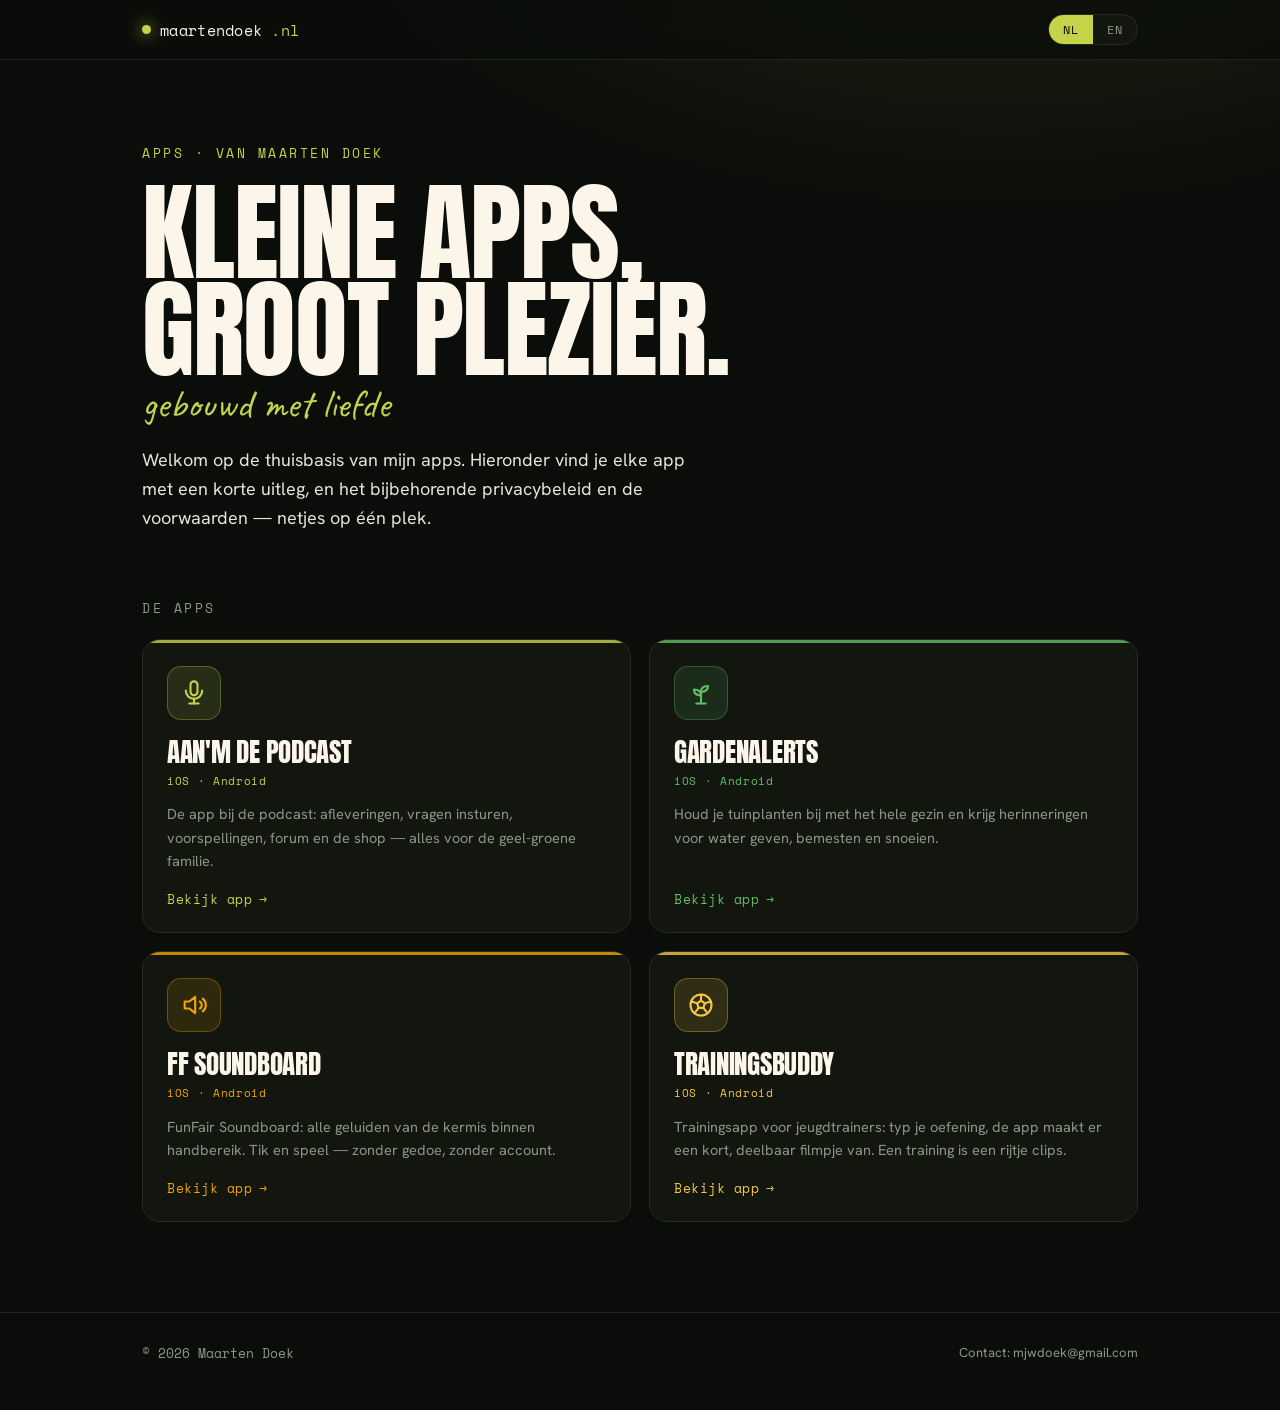
<file: index.html>
<!DOCTYPE html>
<html lang="nl">
<head>
<meta charset="UTF-8">
<meta name="viewport" content="width=device-width, initial-scale=1.0">
<meta name="robots" content="index, follow">
<title>maartendoek.nl — apps van Maarten Doek</title>
<meta name="description" content="Thuisbasis van de apps van Maarten Doek: Aan'm de Podcast, GardenAlerts en FF Soundboard. Met privacybeleid en voorwaarden per app.">
<meta property="og:title" content="maartendoek.nl">
<meta property="og:description" content="De apps van Maarten Doek — Aan'm de Podcast, GardenAlerts en FF Soundboard.">
<meta property="og:type" content="website">
<meta property="og:url" content="https://maartendoek.nl/">
<link rel="preconnect" href="https://fonts.googleapis.com">
<link rel="preconnect" href="https://fonts.gstatic.com" crossorigin>
<link href="https://fonts.googleapis.com/css2?family=Anton&family=Hanken+Grotesk:wght@400;500;600;700&family=Caveat:wght@500;600&family=Space+Mono&display=swap" rel="stylesheet">
<link rel="icon" href="/favicon.svg" type="image/svg+xml">
<link rel="icon" href="/favicon.png" sizes="32x32" type="image/png">
<link rel="apple-touch-icon" href="/apple-touch-icon.png">
<link rel="stylesheet" href="/assets/site.css">
</head>
<body>

<header class="site-top">
  <div class="inner">
    <a class="wordmark" href="/"><span class="dot"></span>maartendoek<b>.nl</b></a>
    <div class="langbar" role="group" aria-label="Taal / Language">
      <button type="button" data-set-lang="nl" aria-pressed="true">NL</button>
      <button type="button" data-set-lang="en" aria-pressed="false">EN</button>
    </div>
  </div>
</header>

<main>
  <section class="hero container">
    <div class="eyebrow"><span data-lang="nl">Apps &middot; van Maarten Doek</span><span data-lang="en">Apps &middot; by Maarten Doek</span></div>
    <h1>
      Kleine apps,<br>groot plezier.
      <span class="script" data-lang="nl">gebouwd met liefde</span>
      <span class="script" data-lang="en">built with love</span>
    </h1>
    <p class="lead">
      <span data-lang="nl">Welkom op de thuisbasis van mijn apps. Hieronder vind je elke app met een korte uitleg, en het bijbehorende privacybeleid en de voorwaarden — netjes op één plek.</span>
      <span data-lang="en">Welcome to the home base of my apps. Below you'll find each app with a short description, plus its privacy policy and terms — all neatly in one place.</span>
    </p>
  </section>

  <section class="apps container">
    <div class="section-title"><span data-lang="nl">De apps</span><span data-lang="en">The apps</span></div>
    <div class="grid">

      <!-- Aan'm de Podcast -->
      <article class="appcard app-podcast">
        <a class="stretch" href="/aanm-de-podcast/" aria-label="Aan'm de Podcast"></a>
        <div class="icon" aria-hidden="true">
          <svg viewBox="0 0 24 24" fill="none" stroke="var(--accent)" stroke-width="1.8" stroke-linecap="round" stroke-linejoin="round">
            <rect x="9" y="2" width="6" height="12" rx="3"/><path d="M5 10a7 7 0 0 0 14 0"/><path d="M12 17v4"/><path d="M8 21h8"/>
          </svg>
        </div>
        <h3>Aan'm de Podcast</h3>
        <div class="platform">iOS &middot; Android</div>
        <p>
          <span data-lang="nl">De app bij de podcast: afleveringen, vragen insturen, voorspellingen, forum en de shop — alles voor de geel-groene familie.</span>
          <span data-lang="en">The app for the podcast: episodes, submitting questions, predictions, forum and the shop — everything for the yellow-green family.</span>
        </p>
        <span class="go"><span data-lang="nl">Bekijk app</span><span data-lang="en">View app</span> <span class="arrow">&rarr;</span></span>
      </article>

      <!-- GardenAlerts -->
      <article class="appcard app-gardenalerts">
        <a class="stretch" href="/gardenalerts/" aria-label="GardenAlerts"></a>
        <div class="icon" aria-hidden="true">
          <svg viewBox="0 0 24 24" fill="none" stroke="var(--accent)" stroke-width="1.8" stroke-linecap="round" stroke-linejoin="round">
            <path d="M12 21V11"/><path d="M12 11c0-3 2-5 6-5 0 3-2 5-6 5Z"/><path d="M12 14C12 11 10 9 6 9c0 3 2 5 6 5Z"/><path d="M8 21h8"/>
          </svg>
        </div>
        <h3>GardenAlerts</h3>
        <div class="platform">iOS &middot; Android</div>
        <p>
          <span data-lang="nl">Houd je tuinplanten bij met het hele gezin en krijg herinneringen voor water geven, bemesten en snoeien.</span>
          <span data-lang="en">Keep track of your garden plants with the whole family and get reminders for watering, feeding and pruning.</span>
        </p>
        <span class="go"><span data-lang="nl">Bekijk app</span><span data-lang="en">View app</span> <span class="arrow">&rarr;</span></span>
      </article>

      <!-- FF Soundboard -->
      <article class="appcard app-ffsoundboard">
        <a class="stretch" href="/ff-soundboard/" aria-label="FF Soundboard"></a>
        <div class="icon" aria-hidden="true">
          <svg viewBox="0 0 24 24" fill="none" stroke="var(--accent)" stroke-width="1.8" stroke-linecap="round" stroke-linejoin="round">
            <path d="M4 9v6h4l5 4V5L8 9H4Z"/><path d="M17 9a3.5 3.5 0 0 1 0 6"/><path d="M19.5 6.5a7 7 0 0 1 0 11"/>
          </svg>
        </div>
        <h3>FF Soundboard</h3>
        <div class="platform">iOS &middot; Android</div>
        <p>
          <span data-lang="nl">FunFair Soundboard: alle geluiden van de kermis binnen handbereik. Tik en speel — zonder gedoe, zonder account.</span>
          <span data-lang="en">FunFair Soundboard: all the sounds of the fair at your fingertips. Tap and play — no hassle, no account.</span>
        </p>
        <span class="go"><span data-lang="nl">Bekijk app</span><span data-lang="en">View app</span> <span class="arrow">&rarr;</span></span>
      </article>

      <!-- TrainingsBuddy -->
      <article class="appcard app-trainingsbuddy">
        <a class="stretch" href="/trainingsbuddy/" aria-label="TrainingsBuddy"></a>
        <div class="icon" aria-hidden="true">
          <svg viewBox="0 0 24 24" fill="none" stroke="var(--accent)" stroke-width="1.8" stroke-linecap="round" stroke-linejoin="round">
            <circle cx="12" cy="12" r="9"/><path d="M12 8.2l3.3 2.4-1.26 3.9H9.96L8.7 10.6 12 8.2Z"/><path d="M12 8.2V3.2M15.3 10.6l4-1.4M14.04 14.5l2.7 3.4M9.96 14.5l-2.7 3.4M8.7 10.6l-4-1.4"/>
          </svg>
        </div>
        <h3>TrainingsBuddy</h3>
        <div class="platform">iOS &middot; Android</div>
        <p>
          <span data-lang="nl">Trainingsapp voor jeugdtrainers: typ je oefening, de app maakt er een kort, deelbaar filmpje van. Een training is een rijtje clips.</span>
          <span data-lang="en">Training app for youth coaches: type your exercise and the app turns it into a short, shareable clip. A session is a series of clips.</span>
        </p>
        <span class="go"><span data-lang="nl">Bekijk app</span><span data-lang="en">View app</span> <span class="arrow">&rarr;</span></span>
      </article>

    </div>
  </section>
</main>

<footer class="site-foot">
  <div class="inner">
    <span class="mono">© 2026 Maarten Doek</span>
    <span>
      <span data-lang="nl">Contact:</span><span data-lang="en">Contact:</span>
      <a href="mailto:mjwdoek@gmail.com">mjwdoek@gmail.com</a>
    </span>
  </div>
</footer>

<script src="/assets/site.js"></script>
</body>
</html>
</file>
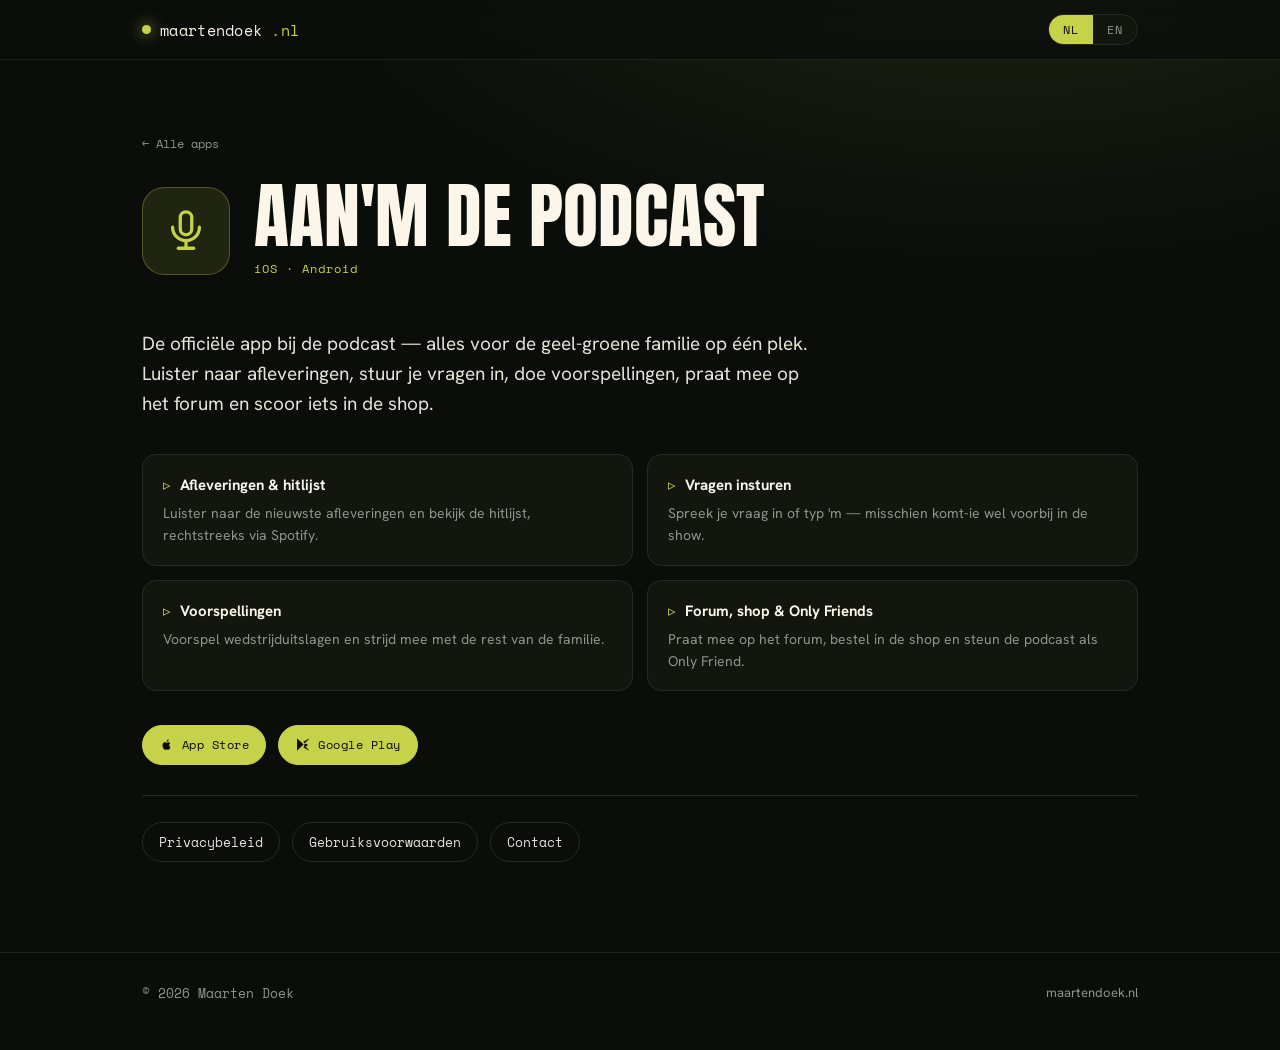
<file: aanm-de-podcast/index.html>
<!DOCTYPE html>
<html lang="nl">
<head>
<meta charset="UTF-8">
<meta name="viewport" content="width=device-width, initial-scale=1.0">
<meta name="robots" content="index, follow">
<title>Aan'm de Podcast — app van Maarten Doek</title>
<meta name="description" content="De app bij Aan'm de Podcast: afleveringen, vragen insturen, voorspellingen, forum en de shop.">
<link rel="preconnect" href="https://fonts.googleapis.com">
<link rel="preconnect" href="https://fonts.gstatic.com" crossorigin>
<link href="https://fonts.googleapis.com/css2?family=Anton&family=Hanken+Grotesk:wght@400;500;600;700&family=Caveat:wght@500;600&family=Space+Mono&display=swap" rel="stylesheet">
<link rel="icon" href="/favicon.svg" type="image/svg+xml">
<link rel="icon" href="/favicon.png" sizes="32x32" type="image/png">
<link rel="apple-touch-icon" href="/apple-touch-icon.png">
<link rel="stylesheet" href="/assets/site.css">
</head>
<body class="app-podcast">

<header class="site-top">
  <div class="inner">
    <a class="wordmark" href="/"><span class="dot"></span>maartendoek<b>.nl</b></a>
    <div class="langbar" role="group" aria-label="Taal / Language">
      <button type="button" data-set-lang="nl" aria-pressed="true">NL</button>
      <button type="button" data-set-lang="en" aria-pressed="false">EN</button>
    </div>
  </div>
</header>

<main>
  <section class="app-hero container">
    <a class="back" href="/">&larr; <span data-lang="nl">Alle apps</span><span data-lang="en">All apps</span></a>
    <div class="layout">
      <div class="bigicon" aria-hidden="true">
        <svg viewBox="0 0 24 24" fill="none" stroke="var(--accent)" stroke-width="1.7" stroke-linecap="round" stroke-linejoin="round">
          <rect x="9" y="2" width="6" height="12" rx="3"/><path d="M5 10a7 7 0 0 0 14 0"/><path d="M12 17v4"/><path d="M8 21h8"/>
        </svg>
      </div>
      <div>
        <h1>Aan'm de Podcast</h1>
        <div class="platform">iOS &middot; Android</div>
      </div>
    </div>
  </section>

  <section class="app-body container">
    <p class="intro">
      <span data-lang="nl">De officiële app bij de podcast — alles voor de geel-groene familie op één plek. Luister naar afleveringen, stuur je vragen in, doe voorspellingen, praat mee op het forum en scoor iets in de shop.</span>
      <span data-lang="en">The official app for the podcast — everything for the yellow-green family in one place. Listen to episodes, submit your questions, make predictions, join the forum and grab something in the shop.</span>
    </p>

    <div class="feature-grid">
      <div class="feature">
        <h4><span class="tick">▹</span> <span data-lang="nl">Afleveringen &amp; hitlijst</span><span data-lang="en">Episodes &amp; chart</span></h4>
        <p><span data-lang="nl">Luister naar de nieuwste afleveringen en bekijk de hitlijst, rechtstreeks via Spotify.</span><span data-lang="en">Listen to the latest episodes and check the chart, straight from Spotify.</span></p>
      </div>
      <div class="feature">
        <h4><span class="tick">▹</span> <span data-lang="nl">Vragen insturen</span><span data-lang="en">Submit questions</span></h4>
        <p><span data-lang="nl">Spreek je vraag in of typ 'm — misschien komt-ie wel voorbij in de show.</span><span data-lang="en">Record your question or type it — it might just make it into the show.</span></p>
      </div>
      <div class="feature">
        <h4><span class="tick">▹</span> <span data-lang="nl">Voorspellingen</span><span data-lang="en">Predictions</span></h4>
        <p><span data-lang="nl">Voorspel wedstrijduitslagen en strijd mee met de rest van de familie.</span><span data-lang="en">Predict match results and compete with the rest of the family.</span></p>
      </div>
      <div class="feature">
        <h4><span class="tick">▹</span> <span data-lang="nl">Forum, shop &amp; Only Friends</span><span data-lang="en">Forum, shop &amp; Only Friends</span></h4>
        <p><span data-lang="nl">Praat mee op het forum, bestel in de shop en steun de podcast als Only Friend.</span><span data-lang="en">Join the forum, order in the shop and support the podcast as an Only Friend.</span></p>
      </div>
    </div>

    <div class="btn-row">
      <a class="storebadge" href="https://apps.apple.com/nl/app/aanm-de-app/id6785004671" target="_blank" rel="noopener">
        <svg viewBox="0 0 24 24" fill="currentColor"><path d="M16.4 12.9c0-2 1.6-3 1.7-3-1-1.4-2.4-1.6-2.9-1.6-1.2-.1-2.4.7-3 .7-.6 0-1.6-.7-2.6-.7-1.3 0-2.6.8-3.3 2-1.4 2.5-.4 6.1 1 8.1.7 1 1.4 2.1 2.5 2 1-.1 1.3-.6 2.5-.6s1.5.6 2.6.6 1.7-1 2.4-2c.7-1.1 1-2.2 1-2.3 0 0-1.9-.7-1.9-2.9ZM14.6 6.3c.5-.7.9-1.6.8-2.6-.8 0-1.8.6-2.4 1.3-.5.6-.9 1.5-.8 2.4.9.1 1.8-.4 2.4-1.1Z"/></svg>
        App Store
      </a>
      <a class="storebadge" href="https://play.google.com/store/apps/details?id=nl.aanmdepodcast.aanm_fan_app" target="_blank" rel="noopener">
        <svg viewBox="0 0 24 24" fill="currentColor"><path d="M3.6 2.4c-.2.2-.3.5-.3.9v17.4c0 .4.1.7.3.9l.1.1 9.8-9.8v-.2L3.6 2.4Zm13 13L14 12.8l2.5-2.5 3.1 1.8c.9.5.9 1.4 0 1.9l-3.1 1.4Zm-1-1.4-2.4 2.4 8 4.6c.5.3 1 .3 1.3 0l-6.9-7Zm0-3.9 6.9-7c-.3-.3-.8-.3-1.3 0l-8 4.6 2.4 2.4Z"/></svg>
        Google Play
      </a>
    </div>

    <div class="legal-row">
      <a href="/aanm-de-podcast/privacy/"><span data-lang="nl">Privacybeleid</span><span data-lang="en">Privacy Policy</span></a>
      <a href="/aanm-de-podcast/voorwaarden/"><span data-lang="nl">Gebruiksvoorwaarden</span><span data-lang="en">Terms of Use</span></a>
      <a href="mailto:mjwdoek@gmail.com">Contact</a>
    </div>
  </section>
</main>

<footer class="site-foot">
  <div class="inner">
    <span class="mono">© 2026 Maarten Doek</span>
    <span><a href="/">maartendoek.nl</a></span>
  </div>
</footer>

<script src="/assets/site.js"></script>
</body>
</html>
</file>
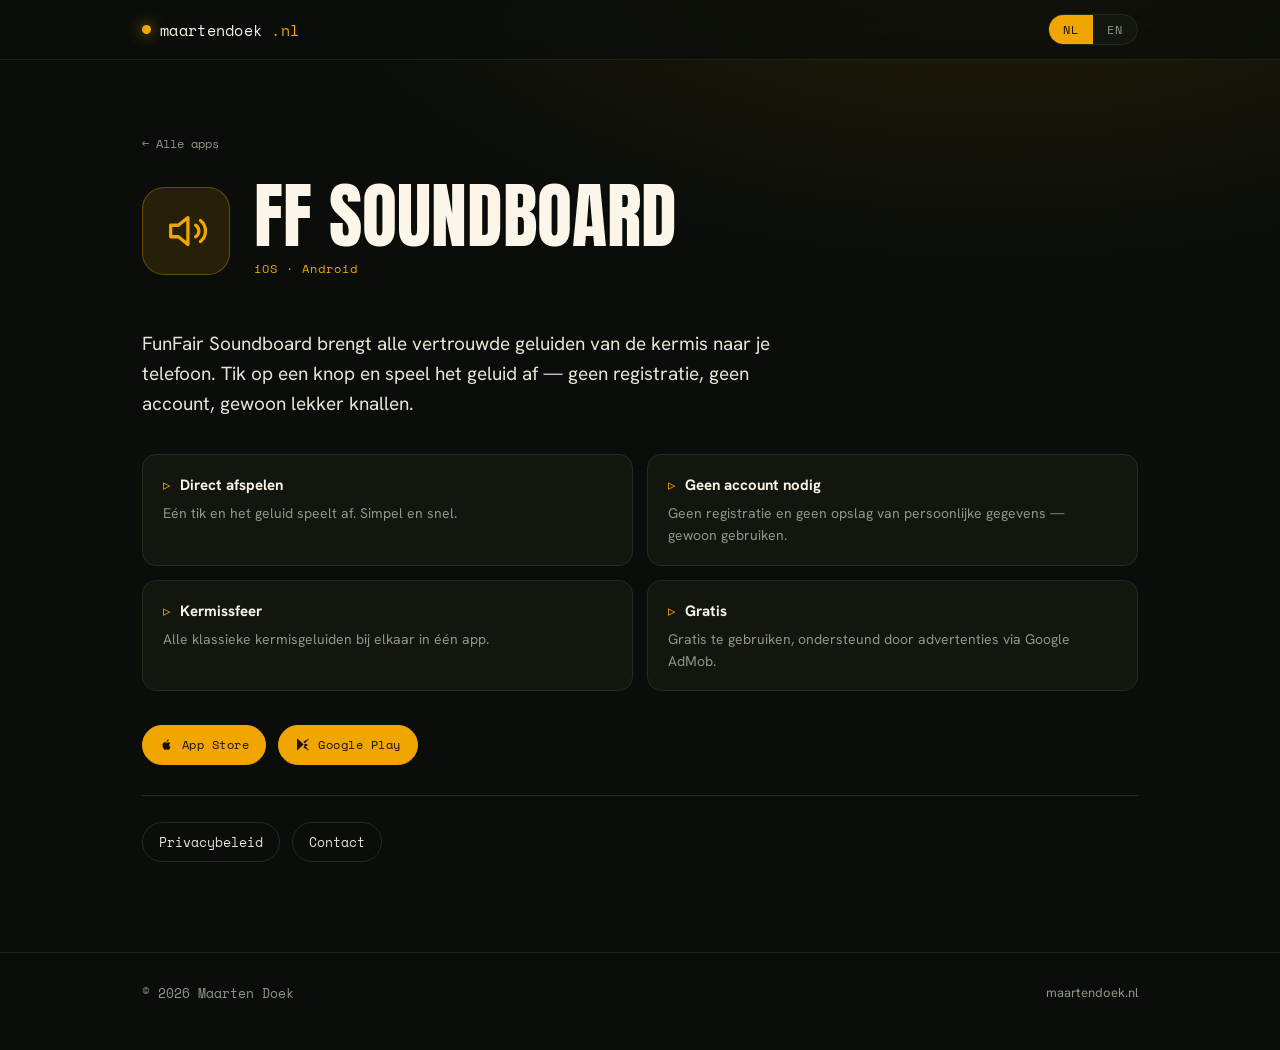
<file: ff-soundboard/index.html>
<!DOCTYPE html>
<html lang="nl">
<head>
<meta charset="UTF-8">
<meta name="viewport" content="width=device-width, initial-scale=1.0">
<meta name="robots" content="index, follow">
<title>FF Soundboard — app van Maarten Doek</title>
<meta name="description" content="FunFair Soundboard: alle geluiden van de kermis binnen handbereik. Tik en speel — zonder account.">
<link rel="preconnect" href="https://fonts.googleapis.com">
<link rel="preconnect" href="https://fonts.gstatic.com" crossorigin>
<link href="https://fonts.googleapis.com/css2?family=Anton&family=Hanken+Grotesk:wght@400;500;600;700&family=Caveat:wght@500;600&family=Space+Mono&display=swap" rel="stylesheet">
<link rel="icon" href="/favicon.svg" type="image/svg+xml">
<link rel="icon" href="/favicon.png" sizes="32x32" type="image/png">
<link rel="apple-touch-icon" href="/apple-touch-icon.png">
<link rel="stylesheet" href="/assets/site.css">
</head>
<body class="app-ffsoundboard">

<header class="site-top">
  <div class="inner">
    <a class="wordmark" href="/"><span class="dot"></span>maartendoek<b>.nl</b></a>
    <div class="langbar" role="group" aria-label="Taal / Language">
      <button type="button" data-set-lang="nl" aria-pressed="true">NL</button>
      <button type="button" data-set-lang="en" aria-pressed="false">EN</button>
    </div>
  </div>
</header>

<main>
  <section class="app-hero container">
    <a class="back" href="/">&larr; <span data-lang="nl">Alle apps</span><span data-lang="en">All apps</span></a>
    <div class="layout">
      <div class="bigicon" aria-hidden="true">
        <svg viewBox="0 0 24 24" fill="none" stroke="var(--accent)" stroke-width="1.7" stroke-linecap="round" stroke-linejoin="round">
          <path d="M4 9v6h4l5 4V5L8 9H4Z"/><path d="M17 9a3.5 3.5 0 0 1 0 6"/><path d="M19.5 6.5a7 7 0 0 1 0 11"/>
        </svg>
      </div>
      <div>
        <h1>FF Soundboard</h1>
        <div class="platform">iOS &middot; Android</div>
      </div>
    </div>
  </section>

  <section class="app-body container">
    <p class="intro">
      <span data-lang="nl">FunFair Soundboard brengt alle vertrouwde geluiden van de kermis naar je telefoon. Tik op een knop en speel het geluid af — geen registratie, geen account, gewoon lekker knallen.</span>
      <span data-lang="en">FunFair Soundboard brings all the familiar sounds of the fair to your phone. Tap a button and play the sound — no registration, no account, just fun.</span>
    </p>

    <div class="feature-grid">
      <div class="feature">
        <h4><span class="tick">▹</span> <span data-lang="nl">Direct afspelen</span><span data-lang="en">Instant playback</span></h4>
        <p><span data-lang="nl">Eén tik en het geluid speelt af. Simpel en snel.</span><span data-lang="en">One tap and the sound plays. Simple and fast.</span></p>
      </div>
      <div class="feature">
        <h4><span class="tick">▹</span> <span data-lang="nl">Geen account nodig</span><span data-lang="en">No account needed</span></h4>
        <p><span data-lang="nl">Geen registratie en geen opslag van persoonlijke gegevens — gewoon gebruiken.</span><span data-lang="en">No registration and no storage of personal data — just use it.</span></p>
      </div>
      <div class="feature">
        <h4><span class="tick">▹</span> <span data-lang="nl">Kermissfeer</span><span data-lang="en">Fairground vibes</span></h4>
        <p><span data-lang="nl">Alle klassieke kermisgeluiden bij elkaar in één app.</span><span data-lang="en">All the classic fairground sounds together in one app.</span></p>
      </div>
      <div class="feature">
        <h4><span class="tick">▹</span> <span data-lang="nl">Gratis</span><span data-lang="en">Free</span></h4>
        <p><span data-lang="nl">Gratis te gebruiken, ondersteund door advertenties via Google AdMob.</span><span data-lang="en">Free to use, supported by ads via Google AdMob.</span></p>
      </div>
    </div>

    <div class="btn-row">
      <a class="storebadge" href="https://apps.apple.com/nl/app/ff-soundboard/id6760431806" target="_blank" rel="noopener">
        <svg viewBox="0 0 24 24" fill="currentColor"><path d="M16.4 12.9c0-2 1.6-3 1.7-3-1-1.4-2.4-1.6-2.9-1.6-1.2-.1-2.4.7-3 .7-.6 0-1.6-.7-2.6-.7-1.3 0-2.6.8-3.3 2-1.4 2.5-.4 6.1 1 8.1.7 1 1.4 2.1 2.5 2 1-.1 1.3-.6 2.5-.6s1.5.6 2.6.6 1.7-1 2.4-2c.7-1.1 1-2.2 1-2.3 0 0-1.9-.7-1.9-2.9ZM14.6 6.3c.5-.7.9-1.6.8-2.6-.8 0-1.8.6-2.4 1.3-.5.6-.9 1.5-.8 2.4.9.1 1.8-.4 2.4-1.1Z"/></svg>
        App Store
      </a>
      <a class="storebadge" href="https://play.google.com/store/apps/details?id=com.maartendoek.flutter_ffsoundboard" target="_blank" rel="noopener">
        <svg viewBox="0 0 24 24" fill="currentColor"><path d="M3.6 2.4c-.2.2-.3.5-.3.9v17.4c0 .4.1.7.3.9l.1.1 9.8-9.8v-.2L3.6 2.4Zm13 13L14 12.8l2.5-2.5 3.1 1.8c.9.5.9 1.4 0 1.9l-3.1 1.4Zm-1-1.4-2.4 2.4 8 4.6c.5.3 1 .3 1.3 0l-6.9-7Zm0-3.9 6.9-7c-.3-.3-.8-.3-1.3 0l-8 4.6 2.4 2.4Z"/></svg>
        Google Play
      </a>
    </div>

    <div class="legal-row">
      <a href="/ff-soundboard/privacy/"><span data-lang="nl">Privacybeleid</span><span data-lang="en">Privacy Policy</span></a>
      <a href="mailto:mjwdoek@hotmail.com">Contact</a>
    </div>
  </section>
</main>

<footer class="site-foot">
  <div class="inner">
    <span class="mono">© 2026 Maarten Doek</span>
    <span><a href="/">maartendoek.nl</a></span>
  </div>
</footer>

<script src="/assets/site.js"></script>
</body>
</html>
</file>
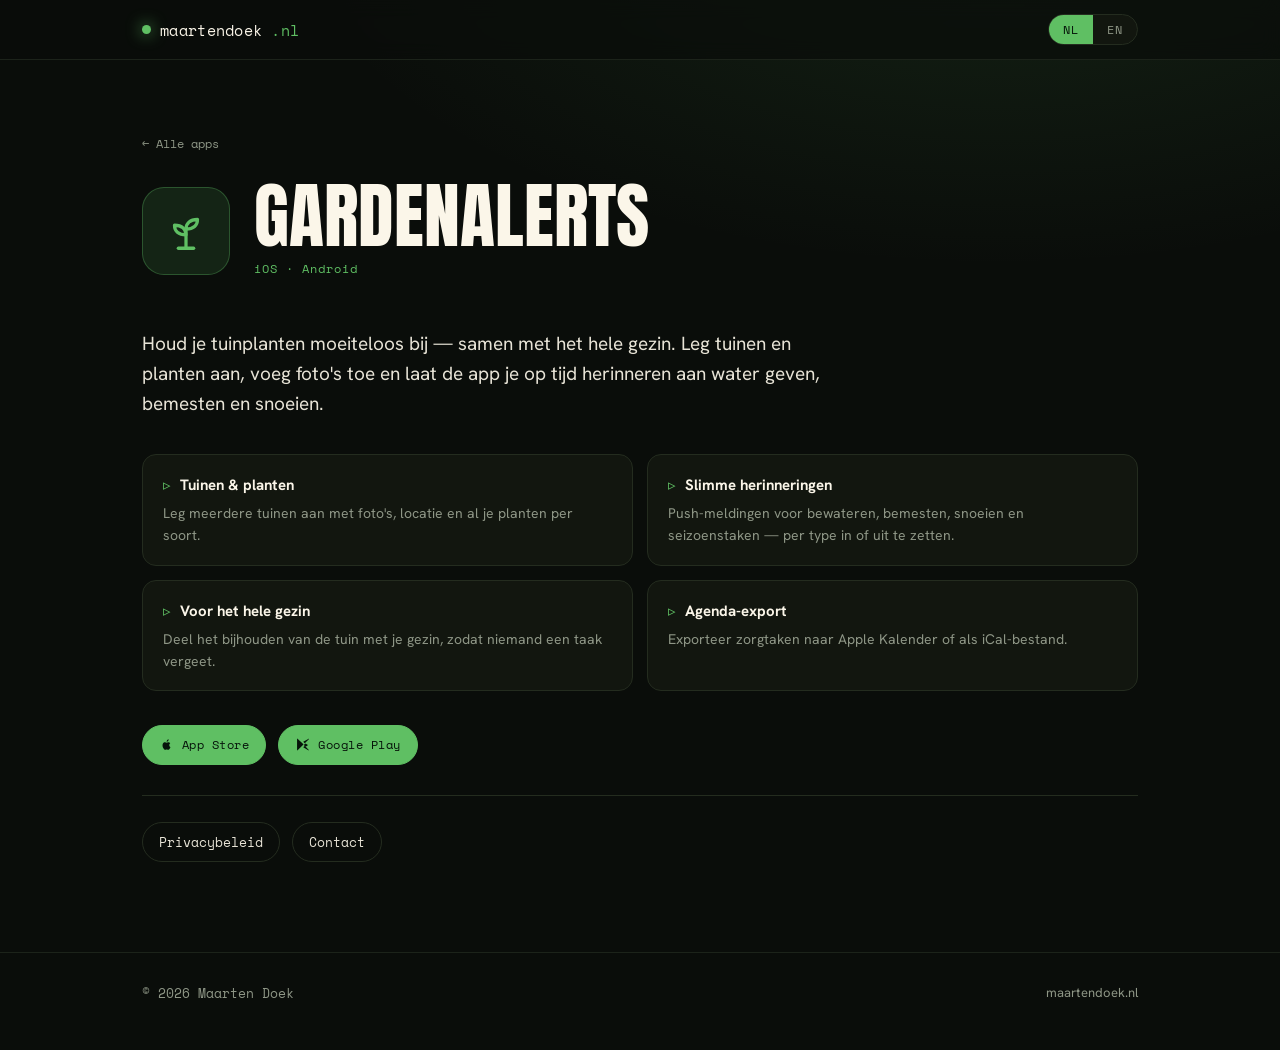
<file: gardenalerts/index.html>
<!DOCTYPE html>
<html lang="nl">
<head>
<meta charset="UTF-8">
<meta name="viewport" content="width=device-width, initial-scale=1.0">
<meta name="robots" content="index, follow">
<title>GardenAlerts — app van Maarten Doek</title>
<meta name="description" content="GardenAlerts: houd je tuinplanten bij met het hele gezin en krijg herinneringen voor water geven, bemesten en snoeien.">
<link rel="preconnect" href="https://fonts.googleapis.com">
<link rel="preconnect" href="https://fonts.gstatic.com" crossorigin>
<link href="https://fonts.googleapis.com/css2?family=Anton&family=Hanken+Grotesk:wght@400;500;600;700&family=Caveat:wght@500;600&family=Space+Mono&display=swap" rel="stylesheet">
<link rel="icon" href="/favicon.svg" type="image/svg+xml">
<link rel="icon" href="/favicon.png" sizes="32x32" type="image/png">
<link rel="apple-touch-icon" href="/apple-touch-icon.png">
<link rel="stylesheet" href="/assets/site.css">
</head>
<body class="app-gardenalerts">

<header class="site-top">
  <div class="inner">
    <a class="wordmark" href="/"><span class="dot"></span>maartendoek<b>.nl</b></a>
    <div class="langbar" role="group" aria-label="Taal / Language">
      <button type="button" data-set-lang="nl" aria-pressed="true">NL</button>
      <button type="button" data-set-lang="en" aria-pressed="false">EN</button>
    </div>
  </div>
</header>

<main>
  <section class="app-hero container">
    <a class="back" href="/">&larr; <span data-lang="nl">Alle apps</span><span data-lang="en">All apps</span></a>
    <div class="layout">
      <div class="bigicon" aria-hidden="true">
        <svg viewBox="0 0 24 24" fill="none" stroke="var(--accent)" stroke-width="1.7" stroke-linecap="round" stroke-linejoin="round">
          <path d="M12 21V11"/><path d="M12 11c0-3 2-5 6-5 0 3-2 5-6 5Z"/><path d="M12 14C12 11 10 9 6 9c0 3 2 5 6 5Z"/><path d="M8 21h8"/>
        </svg>
      </div>
      <div>
        <h1>GardenAlerts</h1>
        <div class="platform">iOS &middot; Android</div>
      </div>
    </div>
  </section>

  <section class="app-body container">
    <p class="intro">
      <span data-lang="nl">Houd je tuinplanten moeiteloos bij — samen met het hele gezin. Leg tuinen en planten aan, voeg foto's toe en laat de app je op tijd herinneren aan water geven, bemesten en snoeien.</span>
      <span data-lang="en">Keep track of your garden plants effortlessly — together with the whole family. Create gardens and plants, add photos, and let the app remind you in time to water, feed and prune.</span>
    </p>

    <div class="feature-grid">
      <div class="feature">
        <h4><span class="tick">▹</span> <span data-lang="nl">Tuinen &amp; planten</span><span data-lang="en">Gardens &amp; plants</span></h4>
        <p><span data-lang="nl">Leg meerdere tuinen aan met foto's, locatie en al je planten per soort.</span><span data-lang="en">Create multiple gardens with photos, location and all your plants by type.</span></p>
      </div>
      <div class="feature">
        <h4><span class="tick">▹</span> <span data-lang="nl">Slimme herinneringen</span><span data-lang="en">Smart reminders</span></h4>
        <p><span data-lang="nl">Push-meldingen voor bewateren, bemesten, snoeien en seizoenstaken — per type in of uit te zetten.</span><span data-lang="en">Push notifications for watering, feeding, pruning and seasonal tasks — toggle each type on or off.</span></p>
      </div>
      <div class="feature">
        <h4><span class="tick">▹</span> <span data-lang="nl">Voor het hele gezin</span><span data-lang="en">For the whole family</span></h4>
        <p><span data-lang="nl">Deel het bijhouden van de tuin met je gezin, zodat niemand een taak vergeet.</span><span data-lang="en">Share garden care with your family, so no one forgets a task.</span></p>
      </div>
      <div class="feature">
        <h4><span class="tick">▹</span> <span data-lang="nl">Agenda-export</span><span data-lang="en">Calendar export</span></h4>
        <p><span data-lang="nl">Exporteer zorgtaken naar Apple Kalender of als iCal-bestand.</span><span data-lang="en">Export care tasks to Apple Calendar or as an iCal file.</span></p>
      </div>
    </div>

    <div class="btn-row">
      <a class="storebadge" href="https://apps.apple.com/nl/app/gardenalerts/id6762011265" target="_blank" rel="noopener">
        <svg viewBox="0 0 24 24" fill="currentColor"><path d="M16.4 12.9c0-2 1.6-3 1.7-3-1-1.4-2.4-1.6-2.9-1.6-1.2-.1-2.4.7-3 .7-.6 0-1.6-.7-2.6-.7-1.3 0-2.6.8-3.3 2-1.4 2.5-.4 6.1 1 8.1.7 1 1.4 2.1 2.5 2 1-.1 1.3-.6 2.5-.6s1.5.6 2.6.6 1.7-1 2.4-2c.7-1.1 1-2.2 1-2.3 0 0-1.9-.7-1.9-2.9ZM14.6 6.3c.5-.7.9-1.6.8-2.6-.8 0-1.8.6-2.4 1.3-.5.6-.9 1.5-.8 2.4.9.1 1.8-.4 2.4-1.1Z"/></svg>
        App Store
      </a>
      <a class="storebadge" href="https://play.google.com/store/apps/details?id=com.maartendoek.garden_alerts" target="_blank" rel="noopener">
        <svg viewBox="0 0 24 24" fill="currentColor"><path d="M3.6 2.4c-.2.2-.3.5-.3.9v17.4c0 .4.1.7.3.9l.1.1 9.8-9.8v-.2L3.6 2.4Zm13 13L14 12.8l2.5-2.5 3.1 1.8c.9.5.9 1.4 0 1.9l-3.1 1.4Zm-1-1.4-2.4 2.4 8 4.6c.5.3 1 .3 1.3 0l-6.9-7Zm0-3.9 6.9-7c-.3-.3-.8-.3-1.3 0l-8 4.6 2.4 2.4Z"/></svg>
        Google Play
      </a>
    </div>

    <div class="legal-row">
      <a href="/gardenalerts/privacy/"><span data-lang="nl">Privacybeleid</span><span data-lang="en">Privacy Policy</span></a>
      <a href="mailto:mjwdoek@gmail.com">Contact</a>
    </div>
  </section>
</main>

<footer class="site-foot">
  <div class="inner">
    <span class="mono">© 2026 Maarten Doek</span>
    <span><a href="/">maartendoek.nl</a></span>
  </div>
</footer>

<script src="/assets/site.js"></script>
</body>
</html>
</file>
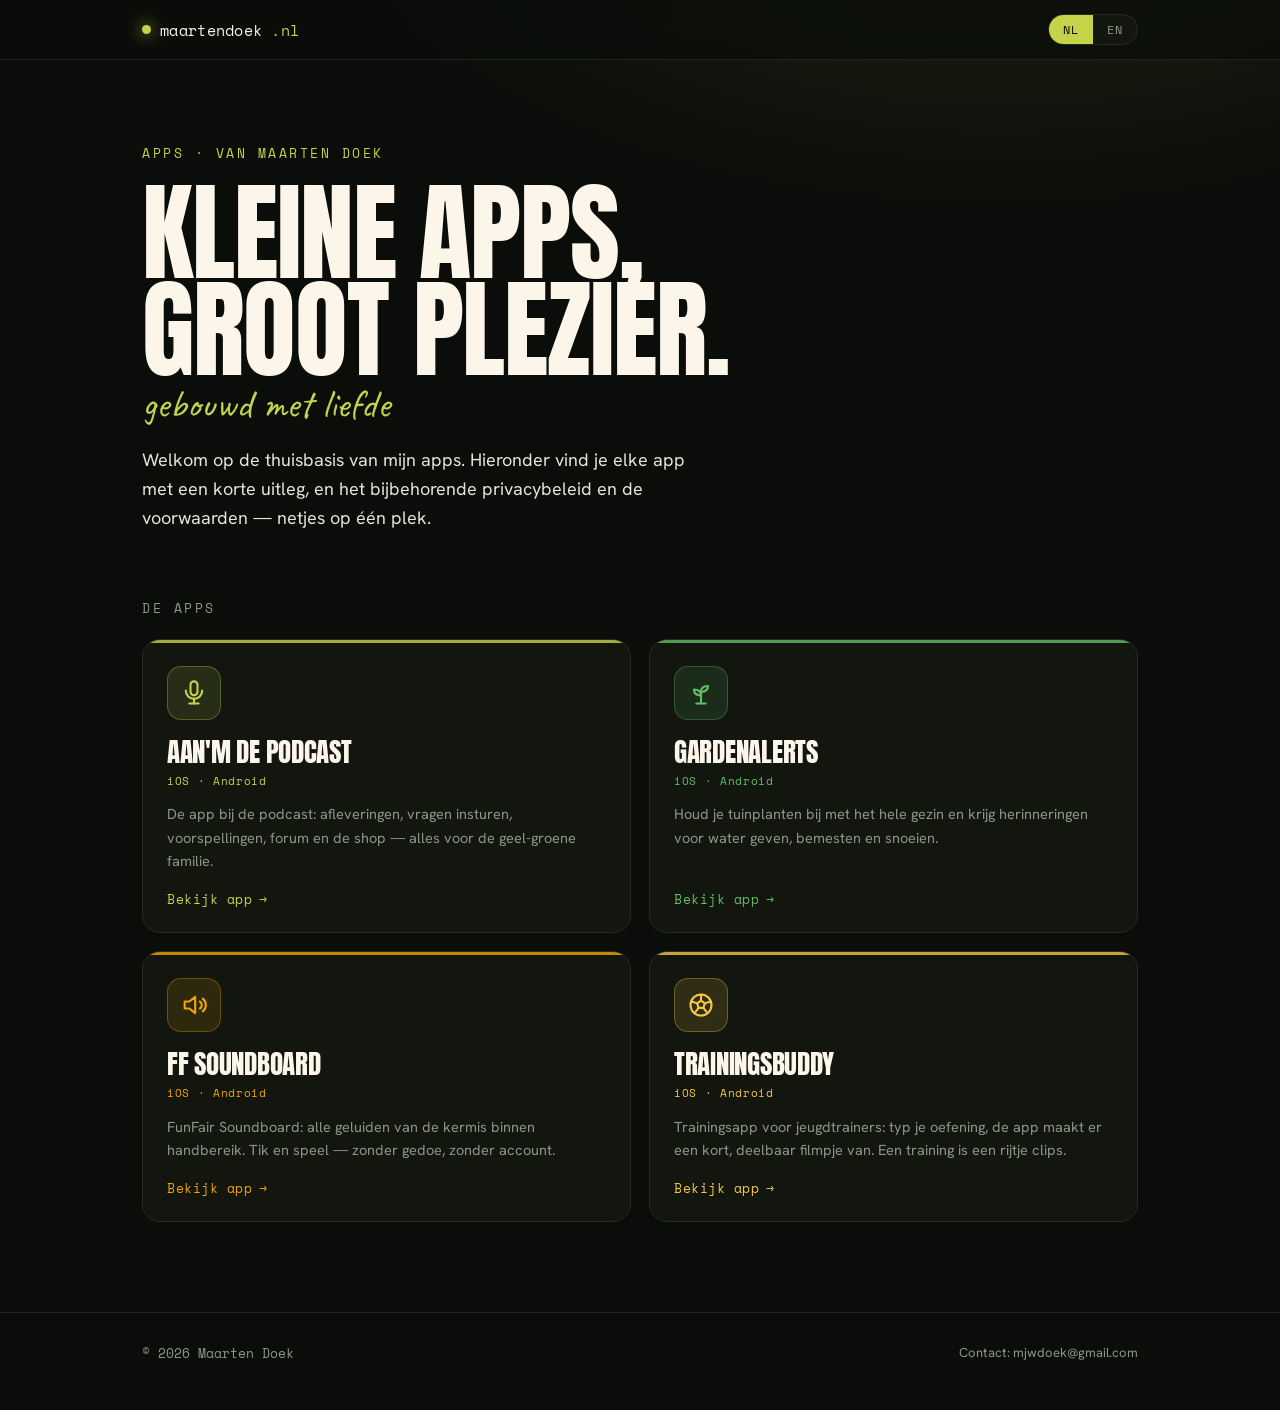
<file: homepage/index.html>
<!DOCTYPE html>
<html lang="nl">
<head>
<meta charset="UTF-8">
<meta name="viewport" content="width=device-width, initial-scale=1.0">
<title>maartendoek.nl</title>
<link rel="canonical" href="https://maartendoek.nl/">
<meta http-equiv="refresh" content="0; url=/">
<script>location.replace('/');</script>
</head>
<body>
<p>De homepage is verhuisd. <a href="/">Ga naar maartendoek.nl</a>.</p>
</body>
</html>
</file>
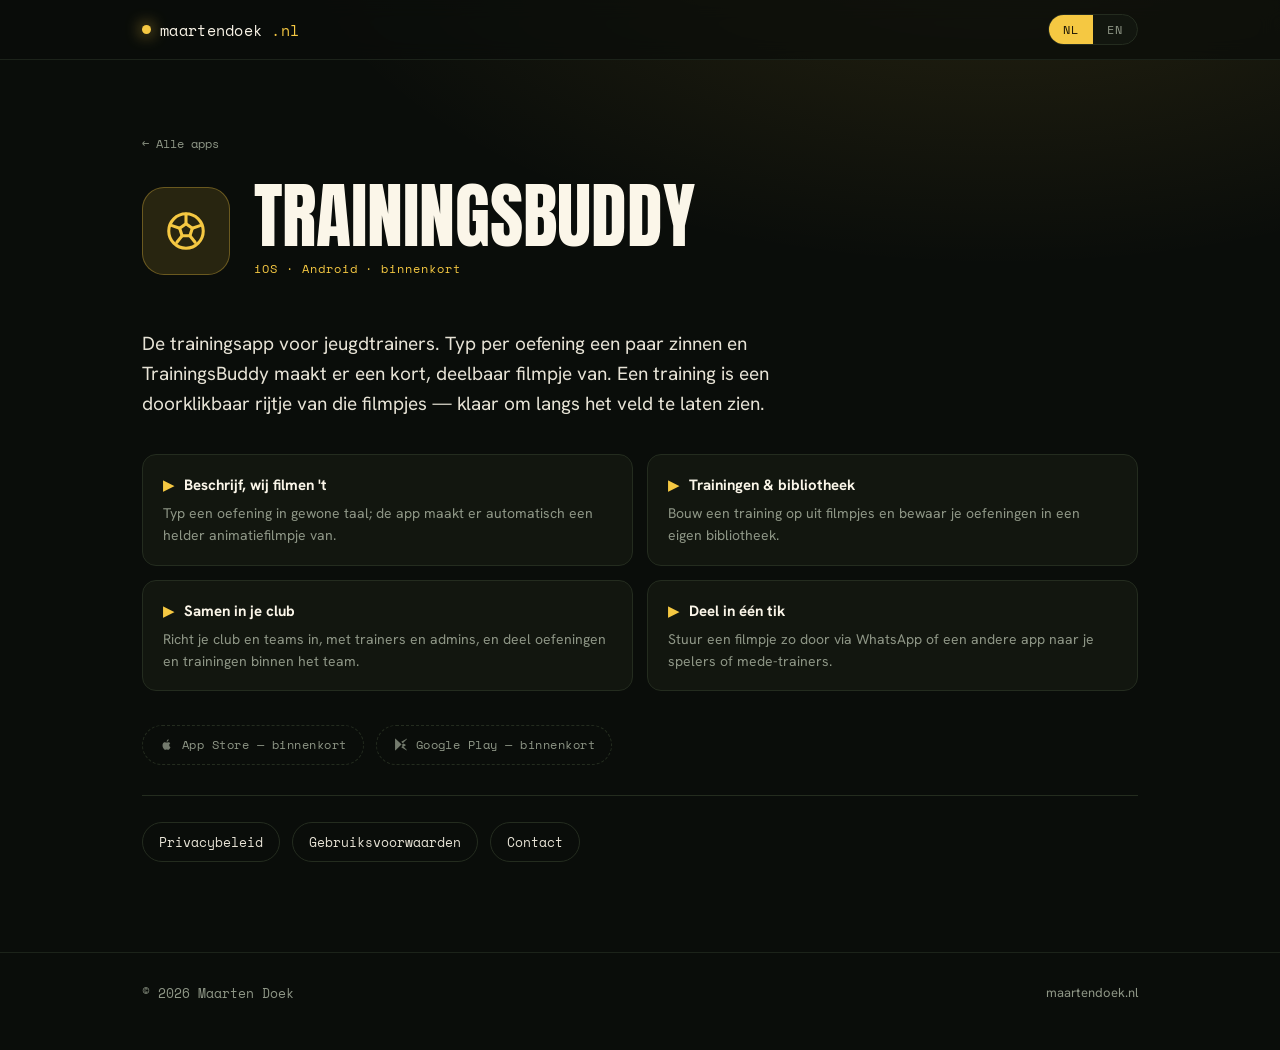
<file: trainingsbuddy/index.html>
<!DOCTYPE html>
<html lang="nl">
<head>
<meta charset="UTF-8">
<meta name="viewport" content="width=device-width, initial-scale=1.0">
<meta name="robots" content="index, follow">
<title>TrainingsBuddy — app van Maarten Doek</title>
<meta name="description" content="TrainingsBuddy (Training in Beeld): trainingsapp voor jeugdtrainers. Typ je oefening, de app maakt er een kort, deelbaar filmpje van.">
<link rel="preconnect" href="https://fonts.googleapis.com">
<link rel="preconnect" href="https://fonts.gstatic.com" crossorigin>
<link href="https://fonts.googleapis.com/css2?family=Anton&family=Hanken+Grotesk:wght@400;500;600;700&family=Caveat:wght@500;600&family=Space+Mono&display=swap" rel="stylesheet">
<link rel="icon" href="/favicon.svg" type="image/svg+xml">
<link rel="icon" href="/favicon.png" sizes="32x32" type="image/png">
<link rel="apple-touch-icon" href="/apple-touch-icon.png">
<link rel="stylesheet" href="/assets/site.css">
</head>
<body class="app-trainingsbuddy">

<header class="site-top">
  <div class="inner">
    <a class="wordmark" href="/"><span class="dot"></span>maartendoek<b>.nl</b></a>
    <div class="langbar" role="group" aria-label="Taal / Language">
      <button type="button" data-set-lang="nl" aria-pressed="true">NL</button>
      <button type="button" data-set-lang="en" aria-pressed="false">EN</button>
    </div>
  </div>
</header>

<main>
  <section class="app-hero container">
    <a class="back" href="/">&larr; <span data-lang="nl">Alle apps</span><span data-lang="en">All apps</span></a>
    <div class="layout">
      <div class="bigicon" aria-hidden="true">
        <svg viewBox="0 0 24 24" fill="none" stroke="var(--accent)" stroke-width="1.6" stroke-linecap="round" stroke-linejoin="round">
          <circle cx="12" cy="12" r="9"/><path d="M12 8.2l3.3 2.4-1.26 3.9H9.96L8.7 10.6 12 8.2Z"/><path d="M12 8.2V3.2M15.3 10.6l4-1.4M14.04 14.5l2.7 3.4M9.96 14.5l-2.7 3.4M8.7 10.6l-4-1.4"/>
        </svg>
      </div>
      <div>
        <h1>TrainingsBuddy</h1>
        <div class="platform">iOS &middot; Android &middot; <span data-lang="nl">binnenkort</span><span data-lang="en">coming soon</span></div>
      </div>
    </div>
  </section>

  <section class="app-body container">
    <p class="intro">
      <span data-lang="nl">De trainingsapp voor jeugdtrainers. Typ per oefening een paar zinnen en TrainingsBuddy maakt er een kort, deelbaar filmpje van. Een training is een doorklikbaar rijtje van die filmpjes — klaar om langs het veld te laten zien.</span>
      <span data-lang="en">The training app for youth coaches. Type a few sentences per drill and TrainingsBuddy turns it into a short, shareable clip. A session is a clickable series of those clips — ready to show pitch-side.</span>
    </p>

    <div class="feature-grid">
      <div class="feature">
        <h4><span class="tick">&#9654;</span> <span data-lang="nl">Beschrijf, wij filmen 't</span><span data-lang="en">Describe it, we film it</span></h4>
        <p><span data-lang="nl">Typ een oefening in gewone taal; de app maakt er automatisch een helder animatiefilmpje van.</span><span data-lang="en">Type a drill in plain language; the app automatically turns it into a clear animated clip.</span></p>
      </div>
      <div class="feature">
        <h4><span class="tick">&#9654;</span> <span data-lang="nl">Trainingen &amp; bibliotheek</span><span data-lang="en">Sessions &amp; library</span></h4>
        <p><span data-lang="nl">Bouw een training op uit filmpjes en bewaar je oefeningen in een eigen bibliotheek.</span><span data-lang="en">Build a session from clips and save your drills in your own library.</span></p>
      </div>
      <div class="feature">
        <h4><span class="tick">&#9654;</span> <span data-lang="nl">Samen in je club</span><span data-lang="en">Together in your club</span></h4>
        <p><span data-lang="nl">Richt je club en teams in, met trainers en admins, en deel oefeningen en trainingen binnen het team.</span><span data-lang="en">Set up your club and teams, with coaches and admins, and share drills and sessions within the team.</span></p>
      </div>
      <div class="feature">
        <h4><span class="tick">&#9654;</span> <span data-lang="nl">Deel in één tik</span><span data-lang="en">Share in one tap</span></h4>
        <p><span data-lang="nl">Stuur een filmpje zo door via WhatsApp of een andere app naar je spelers of mede-trainers.</span><span data-lang="en">Send a clip straight to your players or fellow coaches via WhatsApp or another app.</span></p>
      </div>
    </div>

    <div class="btn-row">
      <span class="storebadge">
        <svg viewBox="0 0 24 24" fill="currentColor"><path d="M16.4 12.9c0-2 1.6-3 1.7-3-1-1.4-2.4-1.6-2.9-1.6-1.2-.1-2.4.7-3 .7-.6 0-1.6-.7-2.6-.7-1.3 0-2.6.8-3.3 2-1.4 2.5-.4 6.1 1 8.1.7 1 1.4 2.1 2.5 2 1-.1 1.3-.6 2.5-.6s1.5.6 2.6.6 1.7-1 2.4-2c.7-1.1 1-2.2 1-2.3 0 0-1.9-.7-1.9-2.9ZM14.6 6.3c.5-.7.9-1.6.8-2.6-.8 0-1.8.6-2.4 1.3-.5.6-.9 1.5-.8 2.4.9.1 1.8-.4 2.4-1.1Z"/></svg>
        <span data-lang="nl">App Store &mdash; binnenkort</span><span data-lang="en">App Store &mdash; coming soon</span>
      </span>
      <span class="storebadge">
        <svg viewBox="0 0 24 24" fill="currentColor"><path d="M3.6 2.4c-.2.2-.3.5-.3.9v17.4c0 .4.1.7.3.9l.1.1 9.8-9.8v-.2L3.6 2.4Zm13 13L14 12.8l2.5-2.5 3.1 1.8c.9.5.9 1.4 0 1.9l-3.1 1.4Zm-1-1.4-2.4 2.4 8 4.6c.5.3 1 .3 1.3 0l-6.9-7Zm0-3.9 6.9-7c-.3-.3-.8-.3-1.3 0l-8 4.6 2.4 2.4Z"/></svg>
        <span data-lang="nl">Google Play &mdash; binnenkort</span><span data-lang="en">Google Play &mdash; coming soon</span>
      </span>
    </div>

    <div class="legal-row">
      <a href="/trainingsbuddy/privacy/"><span data-lang="nl">Privacybeleid</span><span data-lang="en">Privacy Policy</span></a>
      <a href="/trainingsbuddy/voorwaarden/"><span data-lang="nl">Gebruiksvoorwaarden</span><span data-lang="en">Terms of Use</span></a>
      <a href="mailto:mjwdoek@gmail.com">Contact</a>
    </div>
  </section>
</main>

<footer class="site-foot">
  <div class="inner">
    <span class="mono">© 2026 Maarten Doek</span>
    <span><a href="/">maartendoek.nl</a></span>
  </div>
</footer>

<script src="/assets/site.js"></script>
</body>
</html>
</file>
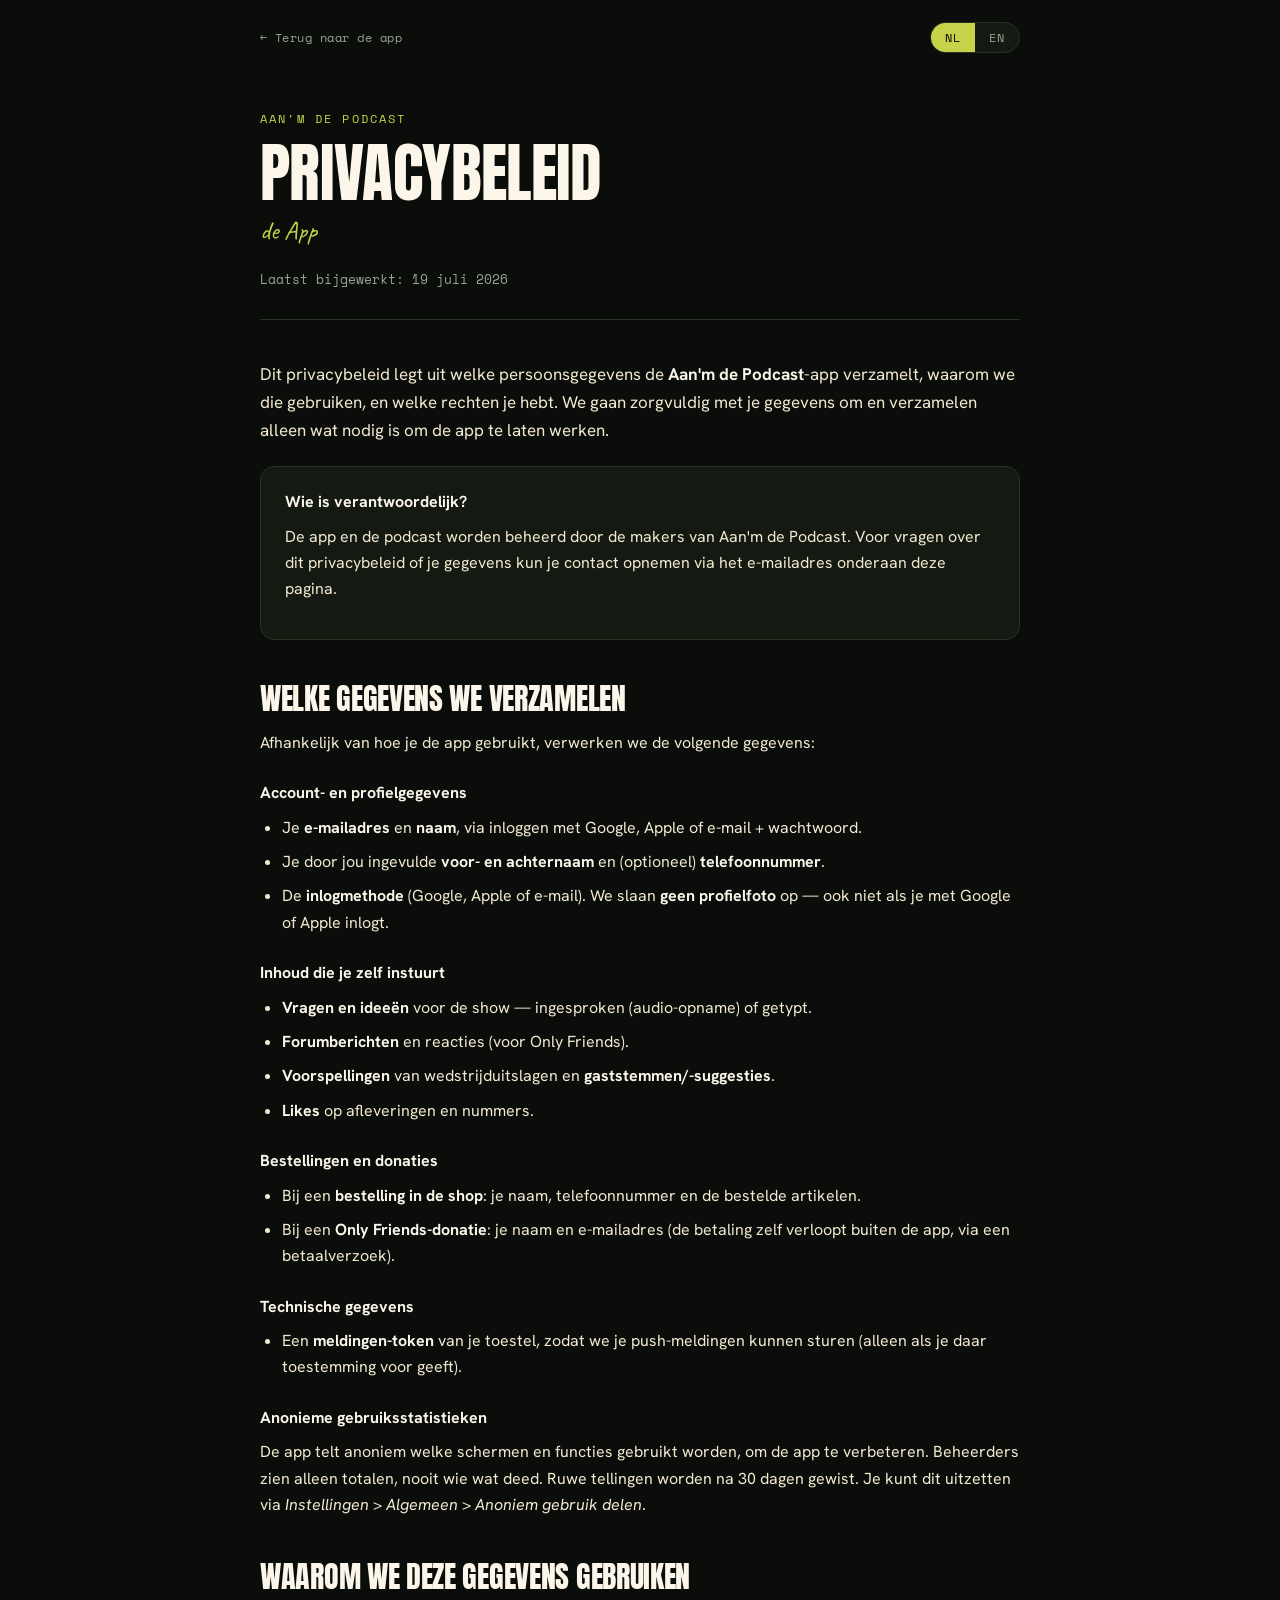
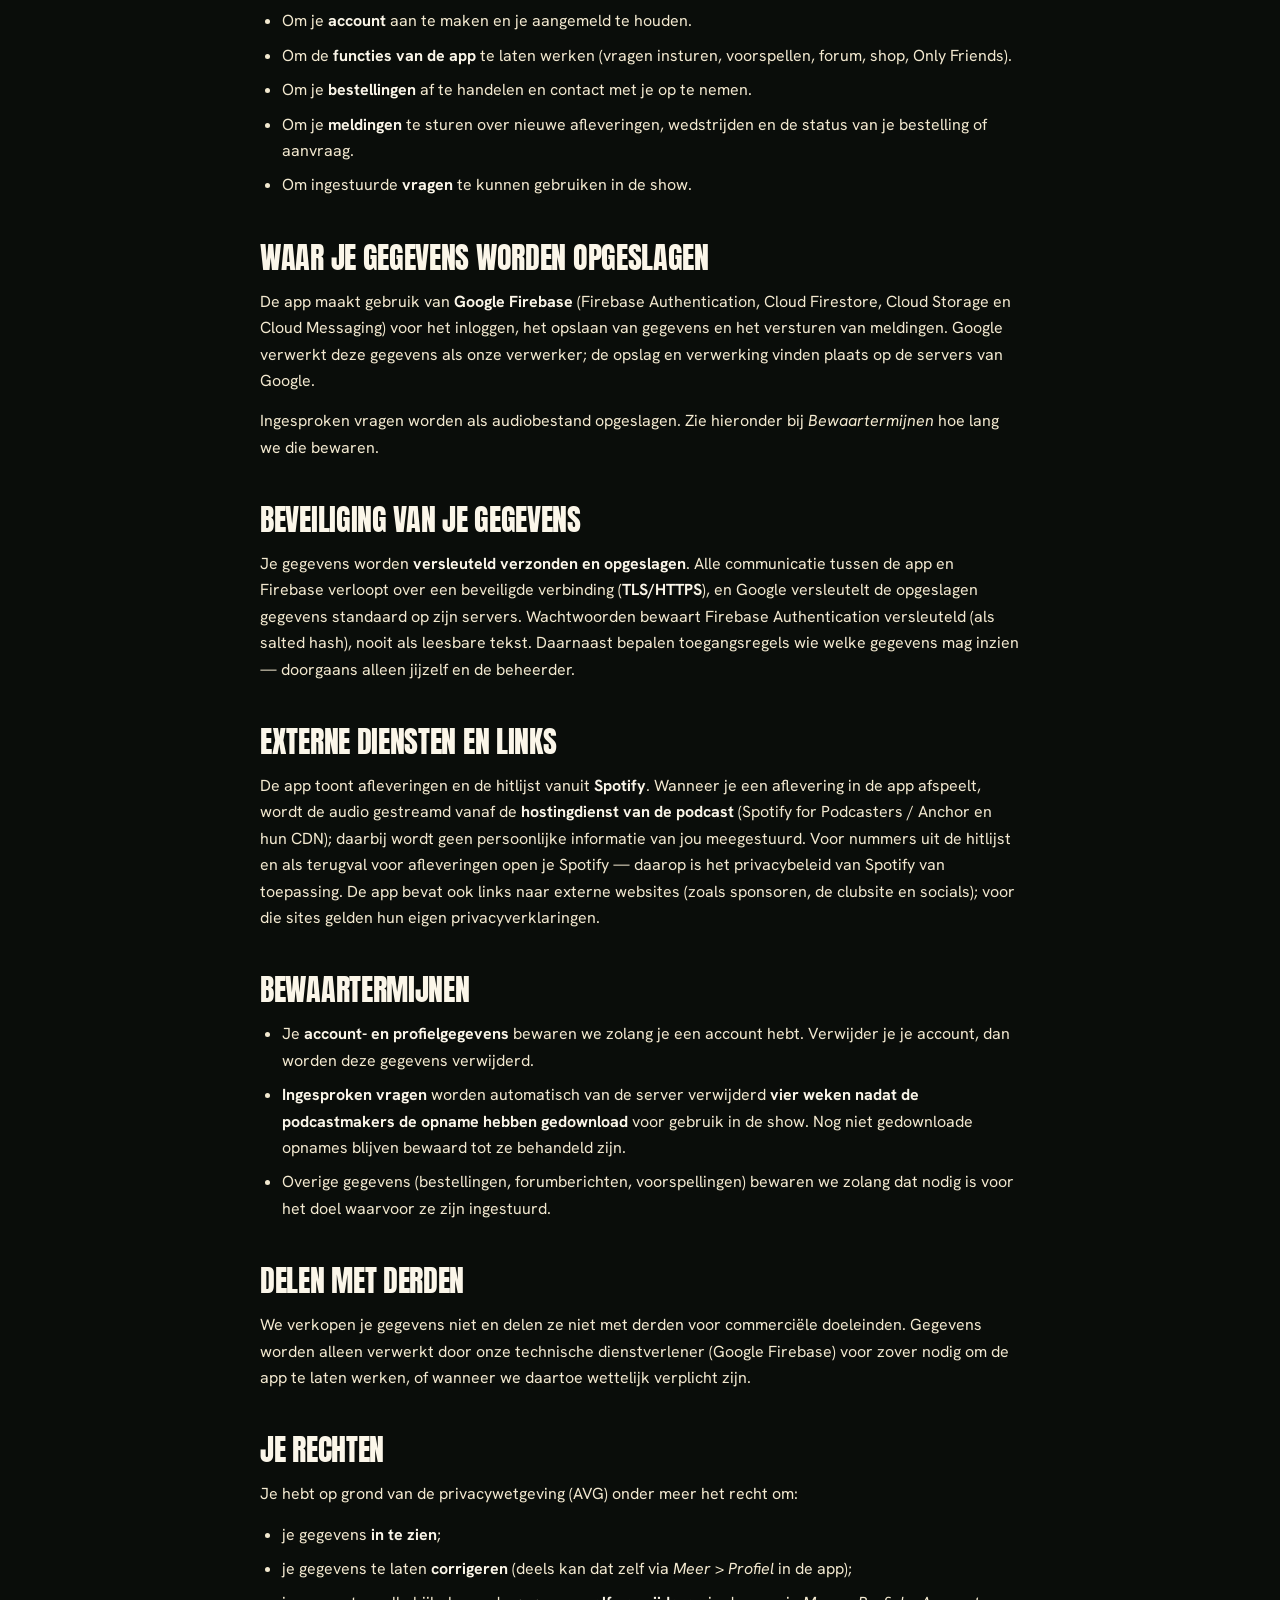
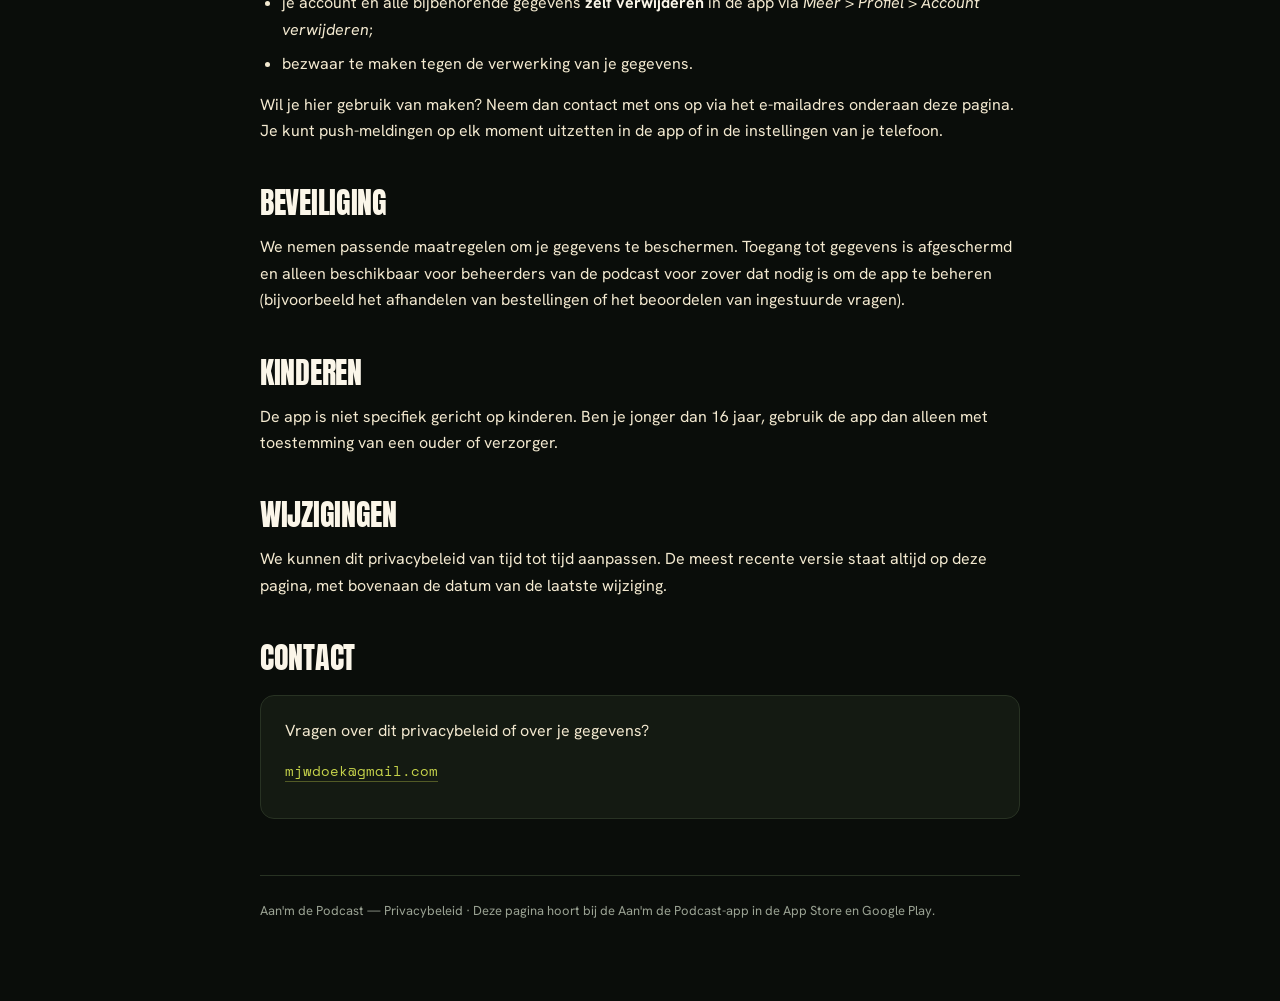
<file: aanm-de-podcast/privacy/index.html>
<!DOCTYPE html>
<html lang="nl">
<head>
<meta charset="UTF-8">
<meta name="viewport" content="width=device-width, initial-scale=1.0">
<meta name="robots" content="index, follow">
<title>Privacybeleid — Aan'm de Podcast</title>
<link rel="preconnect" href="https://fonts.googleapis.com">
<link rel="preconnect" href="https://fonts.gstatic.com" crossorigin>
<link href="https://fonts.googleapis.com/css2?family=Anton&family=Hanken+Grotesk:wght@400;500;700&family=Caveat:wght@500&family=Space+Mono&display=swap" rel="stylesheet">
<style>
  :root {
    --bg: #0A0D0A;
    --bg-deep: #0E120D;
    --card: #141A12;
    --raised: #1C241A;
    --lime: #C5D24A;
    --green: #1F5130;
    --gold: #E3A92E;
    --text-strong: #FBF6E9;
    --text-body: #F3E9D0;
    --text-dim: #9AA293;
    --border: #283223;
    --font-display: 'Anton', sans-serif;
    --font-body: 'Hanken Grotesk', system-ui, sans-serif;
    --font-mono: 'Space Mono', monospace;
    --font-script: 'Caveat', cursive;
  }

  * { box-sizing: border-box; margin: 0; padding: 0; }

  html { -webkit-text-size-adjust: 100%; }

  body {
    background: var(--bg);
    color: var(--text-body);
    font-family: var(--font-body);
    font-size: 16px;
    line-height: 1.65;
    padding: 0 20px;
    overflow-x: hidden;
  }

  .wrap {
    max-width: 760px;
    margin: 0 auto;
    padding: 56px 0 80px;
  }

  header {
    border-bottom: 1px solid var(--border);
    padding-bottom: 28px;
    margin-bottom: 40px;
  }

  .eyebrow {
    font-family: var(--font-mono);
    font-size: 12px;
    letter-spacing: 0.18em;
    text-transform: uppercase;
    color: var(--lime);
    margin-bottom: 14px;
  }

  h1 {
    font-family: var(--font-display);
    font-weight: 400;
    font-size: clamp(38px, 9vw, 64px);
    line-height: 0.95;
    letter-spacing: -0.01em;
    color: var(--text-strong);
    text-transform: uppercase;
  }

  .subtitle {
    font-family: var(--font-script);
    font-size: 26px;
    color: var(--lime);
    margin-top: 6px;
  }

  .meta {
    font-family: var(--font-mono);
    font-size: 12.5px;
    color: var(--text-dim);
    margin-top: 18px;
  }

  h2 {
    font-family: var(--font-display);
    font-weight: 400;
    font-size: clamp(22px, 5vw, 30px);
    line-height: 1.0;
    letter-spacing: -0.01em;
    color: var(--text-strong);
    text-transform: uppercase;
    margin: 44px 0 16px;
  }

  h3 {
    font-family: var(--font-body);
    font-weight: 700;
    font-size: 16px;
    color: var(--text-strong);
    margin: 24px 0 8px;
  }

  p { margin: 0 0 14px; }

  a {
    color: var(--lime);
    text-decoration: none;
    border-bottom: 1px solid rgba(197, 210, 74, 0.35);
  }
  a:hover { border-bottom-color: var(--lime); }

  ul { margin: 0 0 14px; padding-left: 22px; }
  li { margin-bottom: 8px; }

  strong { color: var(--text-strong); font-weight: 700; }

  .card {
    background: var(--card);
    border: 1px solid var(--border);
    border-radius: 14px;
    padding: 22px 24px;
    margin: 22px 0;
  }

  .card h2:first-child, .card h3:first-child { margin-top: 0; }

  .lead {
    font-size: 17px;
    color: var(--text-body);
  }

  .contact-mail {
    font-family: var(--font-mono);
    font-size: 14px;
    color: var(--lime);
  }

  footer {
    border-top: 1px solid var(--border);
    margin-top: 56px;
    padding-top: 24px;
    font-size: 13px;
    color: var(--text-dim);
  }

  .badge {
    display: inline-block;
    font-family: var(--font-mono);
    font-size: 11px;
    letter-spacing: 0.06em;
    text-transform: uppercase;
    color: var(--bg);
    background: var(--lime);
    border-radius: 100px;
    padding: 3px 10px;
    margin: 2px 4px 2px 0;
  }

  /* Taal & terug-navigatie */
  .topbar {
    max-width: 760px;
    margin: 0 auto;
    padding: 22px 0 0;
    display: flex;
    align-items: center;
    justify-content: space-between;
    gap: 12px;
  }
  .backlink {
    font-family: var(--font-mono);
    font-size: 12px;
    letter-spacing: 0.04em;
    color: var(--text-dim);
    border-bottom: none;
  }
  .backlink:hover { color: var(--lime); }
  .langbar {
    display: inline-flex;
    border: 1px solid var(--border);
    border-radius: 100px;
    overflow: hidden;
    background: var(--card);
  }
  .langbar button {
    font-family: var(--font-mono);
    font-size: 12px;
    letter-spacing: 0.08em;
    color: var(--text-dim);
    background: transparent;
    border: 0;
    padding: 6px 14px;
    cursor: pointer;
  }
  .langbar button[aria-pressed="true"] {
    color: var(--bg);
    background: var(--lime);
  }
  [data-lang] { display: none; }
  html[lang="nl"] [data-lang="nl"],
  html[lang="en"] [data-lang="en"] { display: revert; }
</style>
<link rel="icon" href="/favicon.svg" type="image/svg+xml">
<link rel="icon" href="/favicon.png" sizes="32x32" type="image/png">
<link rel="apple-touch-icon" href="/apple-touch-icon.png">
</head>
<body>
<div class="topbar">
  <a class="backlink" href="/aanm-de-podcast/">&larr; <span data-lang="nl">Terug naar de app</span><span data-lang="en">Back to the app</span></a>
  <div class="langbar" role="group" aria-label="Taal / Language">
    <button type="button" data-set-lang="nl" aria-pressed="true">NL</button>
    <button type="button" data-set-lang="en" aria-pressed="false">EN</button>
  </div>
</div>
<main class="wrap">
  <header>
    <div class="eyebrow">Aan'm de Podcast</div>
    <h1><span data-lang="nl">Privacybeleid</span><span data-lang="en">Privacy Policy</span></h1>
    <div class="subtitle">de App</div>
    <div class="meta"><span data-lang="nl">Laatst bijgewerkt: 19 juli 2026</span><span data-lang="en">Last updated: 19 July 2026</span></div>
  </header>

  <!-- ================= NL ================= -->
  <div data-lang="nl">
  <p class="lead">
    Dit privacybeleid legt uit welke persoonsgegevens de <strong>Aan'm de Podcast</strong>-app
    verzamelt, waarom we die gebruiken, en welke rechten je hebt. We gaan zorgvuldig met je
    gegevens om en verzamelen alleen wat nodig is om de app te laten werken.
  </p>

  <div class="card">
    <h3>Wie is verantwoordelijk?</h3>
    <p>
      De app en de podcast worden beheerd door de makers van Aan'm de Podcast. Voor vragen over dit
      privacybeleid of je gegevens kun je contact opnemen via het e-mailadres onderaan deze pagina.
    </p>
  </div>

  <h2>Welke gegevens we verzamelen</h2>
  <p>Afhankelijk van hoe je de app gebruikt, verwerken we de volgende gegevens:</p>

  <h3>Account- en profielgegevens</h3>
  <ul>
    <li>Je <strong>e-mailadres</strong> en <strong>naam</strong>, via inloggen met Google, Apple of e-mail + wachtwoord.</li>
    <li>Je door jou ingevulde <strong>voor- en achternaam</strong> en (optioneel) <strong>telefoonnummer</strong>.</li>
    <li>De <strong>inlogmethode</strong> (Google, Apple of e-mail). We slaan <strong>geen profielfoto</strong> op — ook niet als je met Google of Apple inlogt.</li>
  </ul>

  <h3>Inhoud die je zelf instuurt</h3>
  <ul>
    <li><strong>Vragen en ideeën</strong> voor de show — ingesproken (audio-opname) of getypt.</li>
    <li><strong>Forumberichten</strong> en reacties (voor Only Friends).</li>
    <li><strong>Voorspellingen</strong> van wedstrijduitslagen en <strong>gaststemmen/-suggesties</strong>.</li>
    <li><strong>Likes</strong> op afleveringen en nummers.</li>
  </ul>

  <h3>Bestellingen en donaties</h3>
  <ul>
    <li>Bij een <strong>bestelling in de shop</strong>: je naam, telefoonnummer en de bestelde artikelen.</li>
    <li>Bij een <strong>Only Friends-donatie</strong>: je naam en e-mailadres (de betaling zelf verloopt buiten de app, via een betaalverzoek).</li>
  </ul>

  <h3>Technische gegevens</h3>
  <ul>
    <li>Een <strong>meldingen-token</strong> van je toestel, zodat we je push-meldingen kunnen sturen (alleen als je daar toestemming voor geeft).</li>
  </ul>

  <h3>Anonieme gebruiksstatistieken</h3>
  <p>
    De app telt anoniem welke schermen en functies gebruikt worden, om de app te verbeteren.
    Beheerders zien alleen totalen, nooit wie wat deed. Ruwe tellingen worden na 30 dagen gewist.
    Je kunt dit uitzetten via <em>Instellingen &gt; Algemeen &gt; Anoniem gebruik delen</em>.
  </p>

  <h2>Waarom we deze gegevens gebruiken</h2>
  <ul>
    <li>Om je <strong>account</strong> aan te maken en je aangemeld te houden.</li>
    <li>Om de <strong>functies van de app</strong> te laten werken (vragen insturen, voorspellen, forum, shop, Only Friends).</li>
    <li>Om je <strong>bestellingen</strong> af te handelen en contact met je op te nemen.</li>
    <li>Om je <strong>meldingen</strong> te sturen over nieuwe afleveringen, wedstrijden en de status van je bestelling of aanvraag.</li>
    <li>Om ingestuurde <strong>vragen</strong> te kunnen gebruiken in de show.</li>
  </ul>

  <h2>Waar je gegevens worden opgeslagen</h2>
  <p>
    De app maakt gebruik van <strong>Google Firebase</strong> (Firebase Authentication, Cloud
    Firestore, Cloud Storage en Cloud Messaging) voor het inloggen, het opslaan van gegevens en
    het versturen van meldingen. Google verwerkt deze gegevens als onze verwerker; de opslag en
    verwerking vinden plaats op de servers van Google.
  </p>
  <p>
    Ingesproken vragen worden als audiobestand opgeslagen. Zie hieronder bij <em>Bewaartermijnen</em>
    hoe lang we die bewaren.
  </p>

  <h2>Beveiliging van je gegevens</h2>
  <p>
    Je gegevens worden <strong>versleuteld verzonden en opgeslagen</strong>. Alle communicatie tussen
    de app en Firebase verloopt over een beveiligde verbinding (<strong>TLS/HTTPS</strong>), en Google
    versleutelt de opgeslagen gegevens standaard op zijn servers. Wachtwoorden bewaart Firebase
    Authentication versleuteld (als salted hash), nooit als leesbare tekst. Daarnaast bepalen
    toegangsregels wie welke gegevens mag inzien — doorgaans alleen jijzelf en de beheerder.
  </p>

  <h2>Externe diensten en links</h2>
  <p>
    De app toont afleveringen en de hitlijst vanuit <strong>Spotify</strong>. Wanneer je een
    aflevering in de app afspeelt, wordt de audio gestreamd vanaf de <strong>hostingdienst van de
    podcast</strong> (Spotify for Podcasters / Anchor en hun CDN); daarbij wordt geen persoonlijke
    informatie van jou meegestuurd. Voor nummers uit de hitlijst en als terugval voor afleveringen
    open je Spotify — daarop is het privacybeleid van Spotify van toepassing. De app bevat ook links
    naar externe websites (zoals sponsoren, de clubsite en socials); voor die sites gelden hun eigen
    privacyverklaringen.
  </p>

  <h2>Bewaartermijnen</h2>
  <ul>
    <li>Je <strong>account- en profielgegevens</strong> bewaren we zolang je een account hebt. Verwijder je je account, dan worden deze gegevens verwijderd.</li>
    <li><strong>Ingesproken vragen</strong> worden automatisch van de server verwijderd <strong>vier weken nadat de podcastmakers de opname hebben gedownload</strong> voor gebruik in de show. Nog niet gedownloade opnames blijven bewaard tot ze behandeld zijn.</li>
    <li>Overige gegevens (bestellingen, forumberichten, voorspellingen) bewaren we zolang dat nodig is voor het doel waarvoor ze zijn ingestuurd.</li>
  </ul>

  <h2>Delen met derden</h2>
  <p>
    We verkopen je gegevens niet en delen ze niet met derden voor commerciële doeleinden. Gegevens
    worden alleen verwerkt door onze technische dienstverlener (Google Firebase) voor zover nodig
    om de app te laten werken, of wanneer we daartoe wettelijk verplicht zijn.
  </p>

  <h2>Je rechten</h2>
  <p>Je hebt op grond van de privacywetgeving (AVG) onder meer het recht om:</p>
  <ul>
    <li>je gegevens <strong>in te zien</strong>;</li>
    <li>je gegevens te laten <strong>corrigeren</strong> (deels kan dat zelf via <em>Meer &gt; Profiel</em> in de app);</li>
    <li>je account en alle bijbehorende gegevens <strong>zelf verwijderen</strong> in de app via <em>Meer &gt; Profiel &gt; Account verwijderen</em>;</li>
    <li>bezwaar te maken tegen de verwerking van je gegevens.</li>
  </ul>
  <p>
    Wil je hier gebruik van maken? Neem dan contact met ons op via het e-mailadres onderaan deze
    pagina. Je kunt push-meldingen op elk moment uitzetten in de app of in de instellingen van je
    telefoon.
  </p>

  <h2>Beveiliging</h2>
  <p>
    We nemen passende maatregelen om je gegevens te beschermen. Toegang tot gegevens is afgeschermd
    en alleen beschikbaar voor beheerders van de podcast voor zover dat nodig is om de app te
    beheren (bijvoorbeeld het afhandelen van bestellingen of het beoordelen van ingestuurde vragen).
  </p>

  <h2>Kinderen</h2>
  <p>
    De app is niet specifiek gericht op kinderen. Ben je jonger dan 16 jaar, gebruik de app dan
    alleen met toestemming van een ouder of verzorger.
  </p>

  <h2>Wijzigingen</h2>
  <p>
    We kunnen dit privacybeleid van tijd tot tijd aanpassen. De meest recente versie staat altijd op
    deze pagina, met bovenaan de datum van de laatste wijziging.
  </p>

  <h2>Contact</h2>
  <div class="card">
    <p>Vragen over dit privacybeleid of over je gegevens?</p>
    <p class="contact-mail"><a href="mailto:mjwdoek@gmail.com">mjwdoek@gmail.com</a></p>
  </div>
  </div>

  <!-- ================= EN ================= -->
  <div data-lang="en">
  <p class="lead">
    This privacy policy explains which personal data the <strong>Aan'm de Podcast</strong> app
    collects, why we use it, and which rights you have. We handle your data carefully and only
    collect what is needed to make the app work.
  </p>

  <div class="card">
    <h3>Who is responsible?</h3>
    <p>
      The app and the podcast are managed by the makers of Aan'm de Podcast. For questions about this
      privacy policy or your data, you can contact us via the e-mail address at the bottom of this page.
    </p>
  </div>

  <h2>What data we collect</h2>
  <p>Depending on how you use the app, we process the following data:</p>

  <h3>Account and profile data</h3>
  <ul>
    <li>Your <strong>e-mail address</strong> and <strong>name</strong>, via sign-in with Google, Apple or e-mail + password.</li>
    <li>The <strong>first and last name</strong> you enter and (optionally) your <strong>phone number</strong>.</li>
    <li>The <strong>sign-in method</strong> (Google, Apple or e-mail). We do <strong>not</strong> store a <strong>profile picture</strong> — not even when you sign in with Google or Apple.</li>
  </ul>

  <h3>Content you submit yourself</h3>
  <ul>
    <li><strong>Questions and ideas</strong> for the show — recorded (audio) or typed.</li>
    <li><strong>Forum posts</strong> and replies (for Only Friends).</li>
    <li><strong>Predictions</strong> of match results and <strong>guest votes/suggestions</strong>.</li>
    <li><strong>Likes</strong> on episodes and tracks.</li>
  </ul>

  <h3>Orders and donations</h3>
  <ul>
    <li>For a <strong>shop order</strong>: your name, phone number and the items ordered.</li>
    <li>For an <strong>Only Friends donation</strong>: your name and e-mail address (the payment itself takes place outside the app, via a payment request).</li>
  </ul>

  <h3>Technical data</h3>
  <ul>
    <li>A <strong>notification token</strong> from your device, so we can send you push notifications (only if you grant permission).</li>
  </ul>

  <h3>Anonymous usage statistics</h3>
  <p>
    The app anonymously counts which screens and features are used, in order to improve the app.
    Administrators only see totals, never who did what. Raw counts are deleted after 30 days.
    You can turn this off via <em>Settings &gt; General &gt; Share anonymous usage</em>.
  </p>

  <h2>Why we use this data</h2>
  <ul>
    <li>To create your <strong>account</strong> and keep you signed in.</li>
    <li>To make the <strong>features of the app</strong> work (submitting questions, predictions, forum, shop, Only Friends).</li>
    <li>To handle your <strong>orders</strong> and get in touch with you.</li>
    <li>To send you <strong>notifications</strong> about new episodes, matches and the status of your order or request.</li>
    <li>To be able to use submitted <strong>questions</strong> in the show.</li>
  </ul>

  <h2>Where your data is stored</h2>
  <p>
    The app uses <strong>Google Firebase</strong> (Firebase Authentication, Cloud Firestore, Cloud
    Storage and Cloud Messaging) for signing in, storing data and sending notifications. Google
    processes this data as our processor; storage and processing take place on Google's servers.
  </p>
  <p>
    Recorded questions are stored as an audio file. See <em>Retention periods</em> below for how long
    we keep them.
  </p>

  <h2>Security of your data</h2>
  <p>
    Your data is <strong>transmitted and stored encrypted</strong>. All communication between the app
    and Firebase runs over a secure connection (<strong>TLS/HTTPS</strong>), and Google encrypts the
    stored data by default on its servers. Firebase Authentication stores passwords encrypted (as a
    salted hash), never as readable text. In addition, access rules determine who may view which data
    — usually only you and the administrator.
  </p>

  <h2>External services and links</h2>
  <p>
    The app shows episodes and the chart from <strong>Spotify</strong>. When you play an episode in the
    app, the audio is streamed from the <strong>podcast's hosting service</strong> (Spotify for
    Podcasters / Anchor and their CDN); no personal information about you is sent along with it. For
    tracks from the chart and as a fallback for episodes you open Spotify — Spotify's privacy policy
    applies there. The app also contains links to external websites (such as sponsors, the club site
    and socials); those sites have their own privacy statements.
  </p>

  <h2>Retention periods</h2>
  <ul>
    <li>We keep your <strong>account and profile data</strong> for as long as you have an account. If you delete your account, this data is deleted.</li>
    <li><strong>Recorded questions</strong> are automatically deleted from the server <strong>four weeks after the podcast makers have downloaded the recording</strong> for use in the show. Recordings not yet downloaded are kept until they are handled.</li>
    <li>Other data (orders, forum posts, predictions) is kept for as long as needed for the purpose for which it was submitted.</li>
  </ul>

  <h2>Sharing with third parties</h2>
  <p>
    We do not sell your data and do not share it with third parties for commercial purposes. Data is
    only processed by our technical service provider (Google Firebase) as far as needed to run the
    app, or when we are legally required to do so.
  </p>

  <h2>Your rights</h2>
  <p>Under privacy law (GDPR) you have, among others, the right to:</p>
  <ul>
    <li><strong>access</strong> your data;</li>
    <li>have your data <strong>corrected</strong> (you can partly do this yourself via <em>More &gt; Profile</em> in the app);</li>
    <li><strong>delete</strong> your account and all associated data yourself in the app via <em>More &gt; Profile &gt; Delete account</em>;</li>
    <li>object to the processing of your data.</li>
  </ul>
  <p>
    Want to exercise these rights? Contact us via the e-mail address at the bottom of this page. You
    can turn off push notifications at any time in the app or in your phone's settings.
  </p>

  <h2>Security</h2>
  <p>
    We take appropriate measures to protect your data. Access to data is restricted and only available
    to podcast administrators as far as needed to manage the app (for example, handling orders or
    reviewing submitted questions).
  </p>

  <h2>Children</h2>
  <p>
    The app is not specifically aimed at children. If you are under 16, only use the app with the
    permission of a parent or guardian.
  </p>

  <h2>Changes</h2>
  <p>
    We may update this privacy policy from time to time. The most recent version is always on this
    page, with the date of the last change at the top.
  </p>

  <h2>Contact</h2>
  <div class="card">
    <p>Questions about this privacy policy or about your data?</p>
    <p class="contact-mail"><a href="mailto:mjwdoek@gmail.com">mjwdoek@gmail.com</a></p>
  </div>
  </div>

  <footer>
    <span data-lang="nl">Aan'm de Podcast — Privacybeleid · Deze pagina hoort bij de Aan'm de Podcast-app in de App Store en Google Play.</span>
    <span data-lang="en">Aan'm de Podcast — Privacy Policy · This page belongs to the Aan'm de Podcast app in the App Store and Google Play.</span>
  </footer>
</main>

<script>
  (function () {
    var KEY = 'md-lang';
    var buttons = document.querySelectorAll('[data-set-lang]');
    function apply(lang) {
      if (lang !== 'en') lang = 'nl';
      document.documentElement.lang = lang;
      buttons.forEach(function (b) {
        b.setAttribute('aria-pressed', b.getAttribute('data-set-lang') === lang ? 'true' : 'false');
      });
      try { localStorage.setItem(KEY, lang); } catch (e) {}
    }
    var saved = 'nl';
    try { saved = localStorage.getItem(KEY) || 'nl'; } catch (e) {}
    apply(saved);
    buttons.forEach(function (b) {
      b.addEventListener('click', function () { apply(b.getAttribute('data-set-lang')); });
    });
  })();
</script>
</body>
</html>
</file>
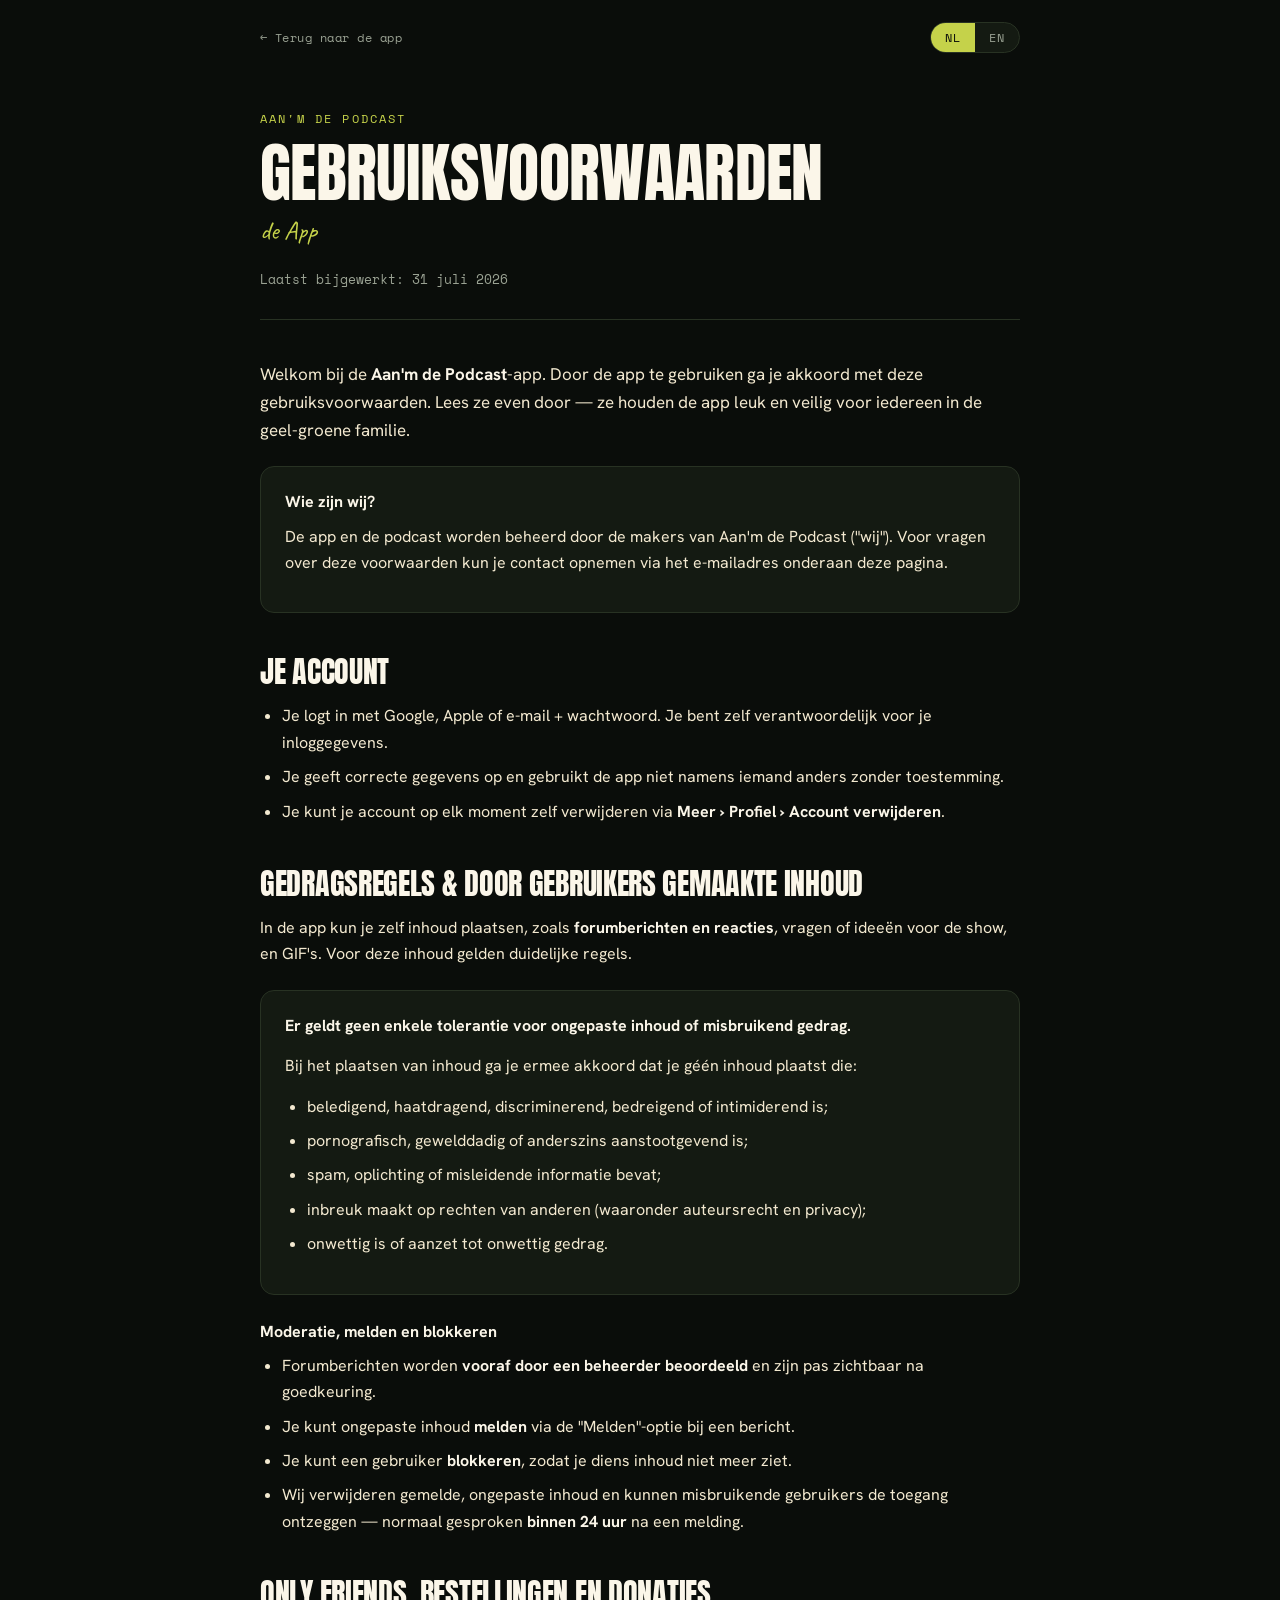
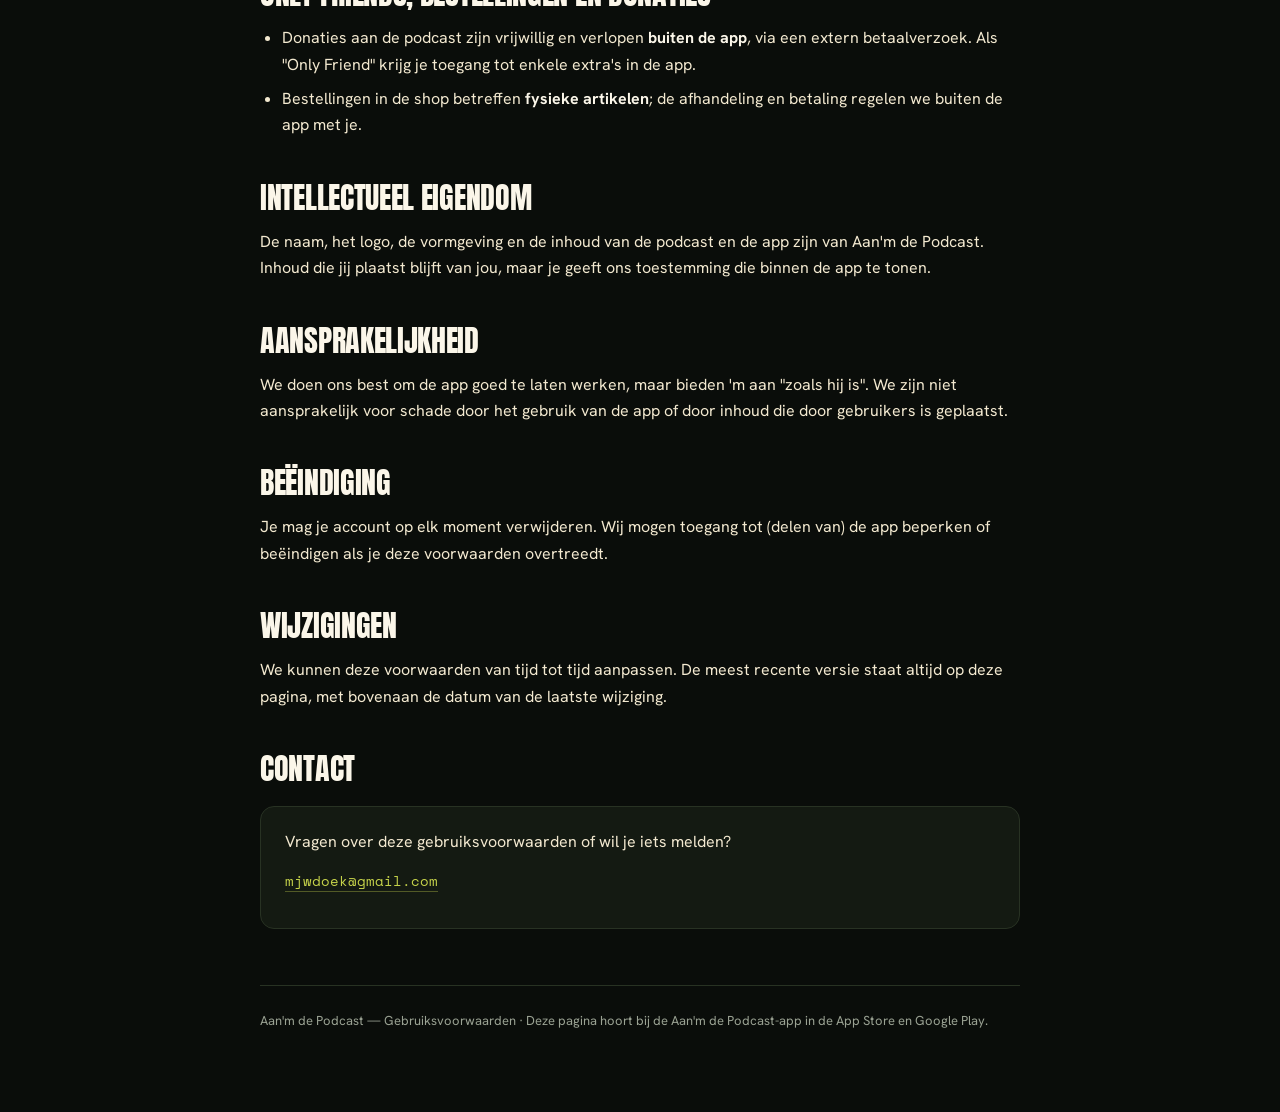
<file: aanm-de-podcast/voorwaarden/index.html>
<!DOCTYPE html>
<html lang="nl">
<head>
<meta charset="UTF-8">
<meta name="viewport" content="width=device-width, initial-scale=1.0">
<meta name="robots" content="index, follow">
<title>Gebruiksvoorwaarden — Aan'm de Podcast</title>
<link rel="preconnect" href="https://fonts.googleapis.com">
<link rel="preconnect" href="https://fonts.gstatic.com" crossorigin>
<link href="https://fonts.googleapis.com/css2?family=Anton&family=Hanken+Grotesk:wght@400;500;700&family=Caveat:wght@500&family=Space+Mono&display=swap" rel="stylesheet">
<style>
  :root {
    --bg: #0A0D0A;
    --bg-deep: #0E120D;
    --card: #141A12;
    --raised: #1C241A;
    --lime: #C5D24A;
    --green: #1F5130;
    --gold: #E3A92E;
    --text-strong: #FBF6E9;
    --text-body: #F3E9D0;
    --text-dim: #9AA293;
    --border: #283223;
    --font-display: 'Anton', sans-serif;
    --font-body: 'Hanken Grotesk', system-ui, sans-serif;
    --font-mono: 'Space Mono', monospace;
    --font-script: 'Caveat', cursive;
  }

  * { box-sizing: border-box; margin: 0; padding: 0; }

  html { -webkit-text-size-adjust: 100%; }

  body {
    background: var(--bg);
    color: var(--text-body);
    font-family: var(--font-body);
    font-size: 16px;
    line-height: 1.65;
    padding: 0 20px;
    overflow-x: hidden;
  }

  .wrap {
    max-width: 760px;
    margin: 0 auto;
    padding: 56px 0 80px;
  }

  header {
    border-bottom: 1px solid var(--border);
    padding-bottom: 28px;
    margin-bottom: 40px;
  }

  .eyebrow {
    font-family: var(--font-mono);
    font-size: 12px;
    letter-spacing: 0.18em;
    text-transform: uppercase;
    color: var(--lime);
    margin-bottom: 14px;
  }

  h1 {
    font-family: var(--font-display);
    font-weight: 400;
    font-size: clamp(38px, 9vw, 64px);
    line-height: 0.95;
    letter-spacing: -0.01em;
    color: var(--text-strong);
    text-transform: uppercase;
  }

  .subtitle {
    font-family: var(--font-script);
    font-size: 26px;
    color: var(--lime);
    margin-top: 6px;
  }

  .meta {
    font-family: var(--font-mono);
    font-size: 12.5px;
    color: var(--text-dim);
    margin-top: 18px;
  }

  h2 {
    font-family: var(--font-display);
    font-weight: 400;
    font-size: clamp(22px, 5vw, 30px);
    line-height: 1.0;
    letter-spacing: -0.01em;
    color: var(--text-strong);
    text-transform: uppercase;
    margin: 44px 0 16px;
  }

  h3 {
    font-family: var(--font-body);
    font-weight: 700;
    font-size: 16px;
    color: var(--text-strong);
    margin: 24px 0 8px;
  }

  p { margin: 0 0 14px; }

  a {
    color: var(--lime);
    text-decoration: none;
    border-bottom: 1px solid rgba(197, 210, 74, 0.35);
  }
  a:hover { border-bottom-color: var(--lime); }

  ul { margin: 0 0 14px; padding-left: 22px; }
  li { margin-bottom: 8px; }

  strong { color: var(--text-strong); font-weight: 700; }

  .card {
    background: var(--card);
    border: 1px solid var(--border);
    border-radius: 14px;
    padding: 22px 24px;
    margin: 22px 0;
  }

  .card h2:first-child, .card h3:first-child { margin-top: 0; }

  .lead {
    font-size: 17px;
    color: var(--text-body);
  }

  .contact-mail {
    font-family: var(--font-mono);
    font-size: 14px;
    color: var(--lime);
  }

  footer {
    border-top: 1px solid var(--border);
    margin-top: 56px;
    padding-top: 24px;
    font-size: 13px;
    color: var(--text-dim);
  }

  .badge {
    display: inline-block;
    font-family: var(--font-mono);
    font-size: 11px;
    letter-spacing: 0.06em;
    text-transform: uppercase;
    color: var(--bg);
    background: var(--lime);
    border-radius: 100px;
    padding: 3px 10px;
    margin: 2px 4px 2px 0;
  }

  /* Taal & terug-navigatie */
  .topbar {
    max-width: 760px;
    margin: 0 auto;
    padding: 22px 0 0;
    display: flex;
    align-items: center;
    justify-content: space-between;
    gap: 12px;
  }
  .backlink {
    font-family: var(--font-mono);
    font-size: 12px;
    letter-spacing: 0.04em;
    color: var(--text-dim);
    border-bottom: none;
  }
  .backlink:hover { color: var(--lime); }
  .langbar {
    display: inline-flex;
    border: 1px solid var(--border);
    border-radius: 100px;
    overflow: hidden;
    background: var(--card);
  }
  .langbar button {
    font-family: var(--font-mono);
    font-size: 12px;
    letter-spacing: 0.08em;
    color: var(--text-dim);
    background: transparent;
    border: 0;
    padding: 6px 14px;
    cursor: pointer;
  }
  .langbar button[aria-pressed="true"] {
    color: var(--bg);
    background: var(--lime);
  }
  [data-lang] { display: none; }
  html[lang="nl"] [data-lang="nl"],
  html[lang="en"] [data-lang="en"] { display: revert; }
</style>
<link rel="icon" href="/favicon.svg" type="image/svg+xml">
<link rel="icon" href="/favicon.png" sizes="32x32" type="image/png">
<link rel="apple-touch-icon" href="/apple-touch-icon.png">
</head>
<body>
<div class="topbar">
  <a class="backlink" href="/aanm-de-podcast/">&larr; <span data-lang="nl">Terug naar de app</span><span data-lang="en">Back to the app</span></a>
  <div class="langbar" role="group" aria-label="Taal / Language">
    <button type="button" data-set-lang="nl" aria-pressed="true">NL</button>
    <button type="button" data-set-lang="en" aria-pressed="false">EN</button>
  </div>
</div>
<main class="wrap">
  <header>
    <div class="eyebrow">Aan'm de Podcast</div>
    <h1><span data-lang="nl">Gebruiksvoorwaarden</span><span data-lang="en">Terms of Use</span></h1>
    <div class="subtitle">de App</div>
    <div class="meta"><span data-lang="nl">Laatst bijgewerkt: 31 juli 2026</span><span data-lang="en">Last updated: 31 July 2026</span></div>
  </header>

  <!-- ================= NL ================= -->
  <div data-lang="nl">
  <p class="lead">
    Welkom bij de <strong>Aan'm de Podcast</strong>-app. Door de app te gebruiken ga je akkoord met
    deze gebruiksvoorwaarden. Lees ze even door — ze houden de app leuk en veilig voor iedereen in
    de geel-groene familie.
  </p>

  <div class="card">
    <h3>Wie zijn wij?</h3>
    <p>
      De app en de podcast worden beheerd door de makers van Aan'm de Podcast ("wij"). Voor vragen
      over deze voorwaarden kun je contact opnemen via het e-mailadres onderaan deze pagina.
    </p>
  </div>

  <h2>Je account</h2>
  <ul>
    <li>Je logt in met Google, Apple of e-mail + wachtwoord. Je bent zelf verantwoordelijk voor je inloggegevens.</li>
    <li>Je geeft correcte gegevens op en gebruikt de app niet namens iemand anders zonder toestemming.</li>
    <li>Je kunt je account op elk moment zelf verwijderen via <strong>Meer &rsaquo; Profiel &rsaquo; Account verwijderen</strong>.</li>
  </ul>

  <h2>Gedragsregels &amp; door gebruikers gemaakte inhoud</h2>
  <p>
    In de app kun je zelf inhoud plaatsen, zoals <strong>forumberichten en reacties</strong>, vragen
    of ideeën voor de show, en GIF's. Voor deze inhoud gelden duidelijke regels.
  </p>

  <div class="card">
    <p><strong>Er geldt geen enkele tolerantie voor ongepaste inhoud of misbruikend gedrag.</strong></p>
    <p>Bij het plaatsen van inhoud ga je ermee akkoord dat je géén inhoud plaatst die:</p>
    <ul>
      <li>beledigend, haatdragend, discriminerend, bedreigend of intimiderend is;</li>
      <li>pornografisch, gewelddadig of anderszins aanstootgevend is;</li>
      <li>spam, oplichting of misleidende informatie bevat;</li>
      <li>inbreuk maakt op rechten van anderen (waaronder auteursrecht en privacy);</li>
      <li>onwettig is of aanzet tot onwettig gedrag.</li>
    </ul>
  </div>

  <h3>Moderatie, melden en blokkeren</h3>
  <ul>
    <li>Forumberichten worden <strong>vooraf door een beheerder beoordeeld</strong> en zijn pas zichtbaar na goedkeuring.</li>
    <li>Je kunt ongepaste inhoud <strong>melden</strong> via de "Melden"-optie bij een bericht.</li>
    <li>Je kunt een gebruiker <strong>blokkeren</strong>, zodat je diens inhoud niet meer ziet.</li>
    <li>Wij verwijderen gemelde, ongepaste inhoud en kunnen misbruikende gebruikers de toegang ontzeggen — normaal gesproken <strong>binnen 24 uur</strong> na een melding.</li>
  </ul>

  <h2>Only Friends, bestellingen en donaties</h2>
  <ul>
    <li>Donaties aan de podcast zijn vrijwillig en verlopen <strong>buiten de app</strong>, via een extern betaalverzoek. Als "Only Friend" krijg je toegang tot enkele extra's in de app.</li>
    <li>Bestellingen in de shop betreffen <strong>fysieke artikelen</strong>; de afhandeling en betaling regelen we buiten de app met je.</li>
  </ul>

  <h2>Intellectueel eigendom</h2>
  <p>
    De naam, het logo, de vormgeving en de inhoud van de podcast en de app zijn van Aan'm de Podcast.
    Inhoud die jij plaatst blijft van jou, maar je geeft ons toestemming die binnen de app te tonen.
  </p>

  <h2>Aansprakelijkheid</h2>
  <p>
    We doen ons best om de app goed te laten werken, maar bieden 'm aan "zoals hij is". We zijn niet
    aansprakelijk voor schade door het gebruik van de app of door inhoud die door gebruikers is geplaatst.
  </p>

  <h2>Beëindiging</h2>
  <p>
    Je mag je account op elk moment verwijderen. Wij mogen toegang tot (delen van) de app beperken of
    beëindigen als je deze voorwaarden overtreedt.
  </p>

  <h2>Wijzigingen</h2>
  <p>
    We kunnen deze voorwaarden van tijd tot tijd aanpassen. De meest recente versie staat altijd op
    deze pagina, met bovenaan de datum van de laatste wijziging.
  </p>

  <h2>Contact</h2>
  <div class="card">
    <p>Vragen over deze gebruiksvoorwaarden of wil je iets melden?</p>
    <p class="contact-mail"><a href="mailto:mjwdoek@gmail.com">mjwdoek@gmail.com</a></p>
  </div>
  </div>

  <!-- ================= EN ================= -->
  <div data-lang="en">
  <p class="lead">
    Welcome to the <strong>Aan'm de Podcast</strong> app. By using the app you agree to these terms of
    use. Please read them — they keep the app fun and safe for everyone in the yellow-green family.
  </p>

  <div class="card">
    <h3>Who are we?</h3>
    <p>
      The app and the podcast are managed by the makers of Aan'm de Podcast ("we"). For questions about
      these terms, you can contact us via the e-mail address at the bottom of this page.
    </p>
  </div>

  <h2>Your account</h2>
  <ul>
    <li>You sign in with Google, Apple or e-mail + password. You are responsible for your own login details.</li>
    <li>You provide correct details and do not use the app on someone else's behalf without permission.</li>
    <li>You can delete your account at any time via <strong>More &rsaquo; Profile &rsaquo; Delete account</strong>.</li>
  </ul>

  <h2>Conduct &amp; user-generated content</h2>
  <p>
    In the app you can post content yourself, such as <strong>forum posts and replies</strong>, questions
    or ideas for the show, and GIFs. Clear rules apply to this content.
  </p>

  <div class="card">
    <p><strong>There is zero tolerance for inappropriate content or abusive behaviour.</strong></p>
    <p>By posting content, you agree not to post content that:</p>
    <ul>
      <li>is offensive, hateful, discriminatory, threatening or intimidating;</li>
      <li>is pornographic, violent or otherwise objectionable;</li>
      <li>contains spam, fraud or misleading information;</li>
      <li>infringes the rights of others (including copyright and privacy);</li>
      <li>is unlawful or incites unlawful behaviour.</li>
    </ul>
  </div>

  <h3>Moderation, reporting and blocking</h3>
  <ul>
    <li>Forum posts are <strong>reviewed in advance by an administrator</strong> and only become visible after approval.</li>
    <li>You can <strong>report</strong> inappropriate content via the "Report" option on a post.</li>
    <li>You can <strong>block</strong> a user, so you no longer see their content.</li>
    <li>We remove reported, inappropriate content and may deny abusive users access — normally <strong>within 24 hours</strong> of a report.</li>
  </ul>

  <h2>Only Friends, orders and donations</h2>
  <ul>
    <li>Donations to the podcast are voluntary and take place <strong>outside the app</strong>, via an external payment request. As an "Only Friend" you get access to some extras in the app.</li>
    <li>Shop orders concern <strong>physical items</strong>; we arrange the handling and payment with you outside the app.</li>
  </ul>

  <h2>Intellectual property</h2>
  <p>
    The name, logo, design and content of the podcast and the app belong to Aan'm de Podcast. Content
    you post remains yours, but you give us permission to display it within the app.
  </p>

  <h2>Liability</h2>
  <p>
    We do our best to keep the app working well, but we offer it "as is". We are not liable for damage
    caused by using the app or by content posted by users.
  </p>

  <h2>Termination</h2>
  <p>
    You may delete your account at any time. We may limit or end access to (parts of) the app if you
    breach these terms.
  </p>

  <h2>Changes</h2>
  <p>
    We may update these terms from time to time. The most recent version is always on this page, with
    the date of the last change at the top.
  </p>

  <h2>Contact</h2>
  <div class="card">
    <p>Questions about these terms of use, or want to report something?</p>
    <p class="contact-mail"><a href="mailto:mjwdoek@gmail.com">mjwdoek@gmail.com</a></p>
  </div>
  </div>

  <footer>
    <span data-lang="nl">Aan'm de Podcast — Gebruiksvoorwaarden · Deze pagina hoort bij de Aan'm de Podcast-app in de App Store en Google Play.</span>
    <span data-lang="en">Aan'm de Podcast — Terms of Use · This page belongs to the Aan'm de Podcast app in the App Store and Google Play.</span>
  </footer>
</main>

<script>
  (function () {
    var KEY = 'md-lang';
    var buttons = document.querySelectorAll('[data-set-lang]');
    function apply(lang) {
      if (lang !== 'en') lang = 'nl';
      document.documentElement.lang = lang;
      buttons.forEach(function (b) {
        b.setAttribute('aria-pressed', b.getAttribute('data-set-lang') === lang ? 'true' : 'false');
      });
      try { localStorage.setItem(KEY, lang); } catch (e) {}
    }
    var saved = 'nl';
    try { saved = localStorage.getItem(KEY) || 'nl'; } catch (e) {}
    apply(saved);
    buttons.forEach(function (b) {
      b.addEventListener('click', function () { apply(b.getAttribute('data-set-lang')); });
    });
  })();
</script>
</body>
</html>
</file>
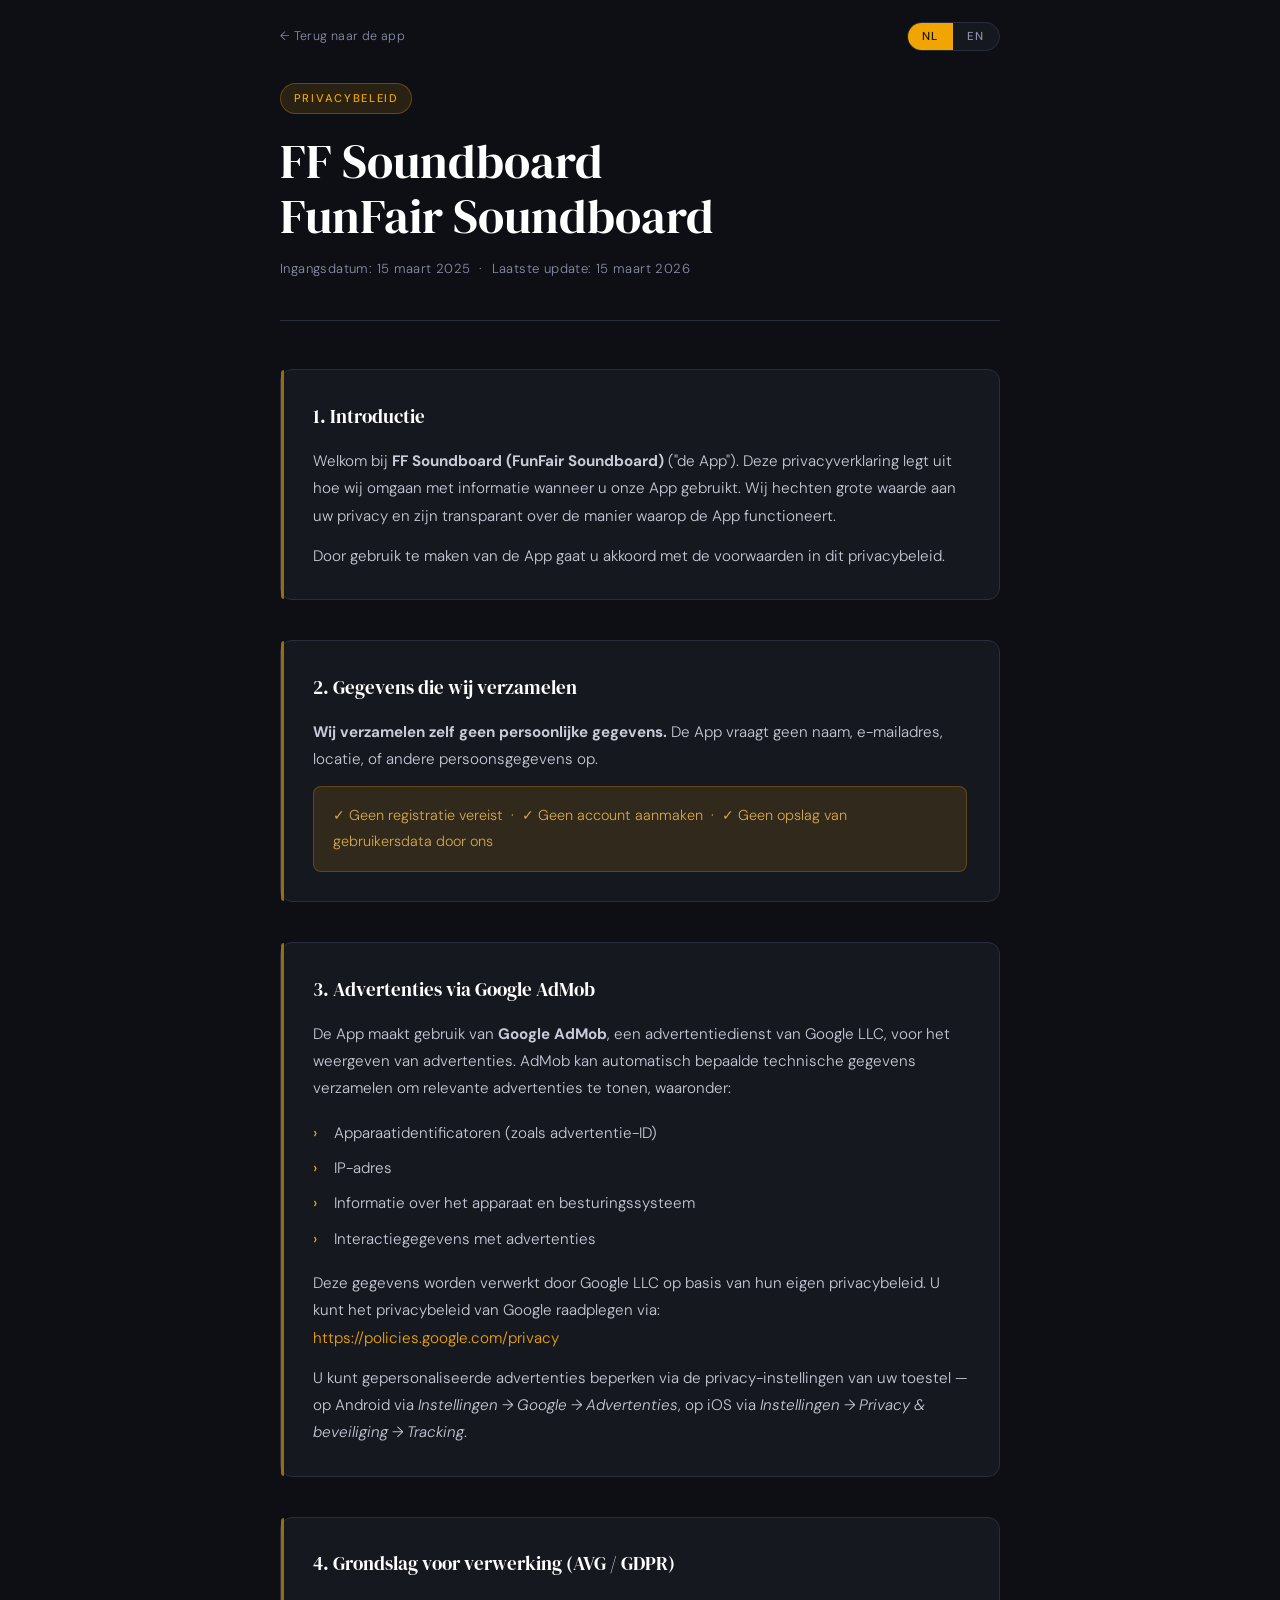
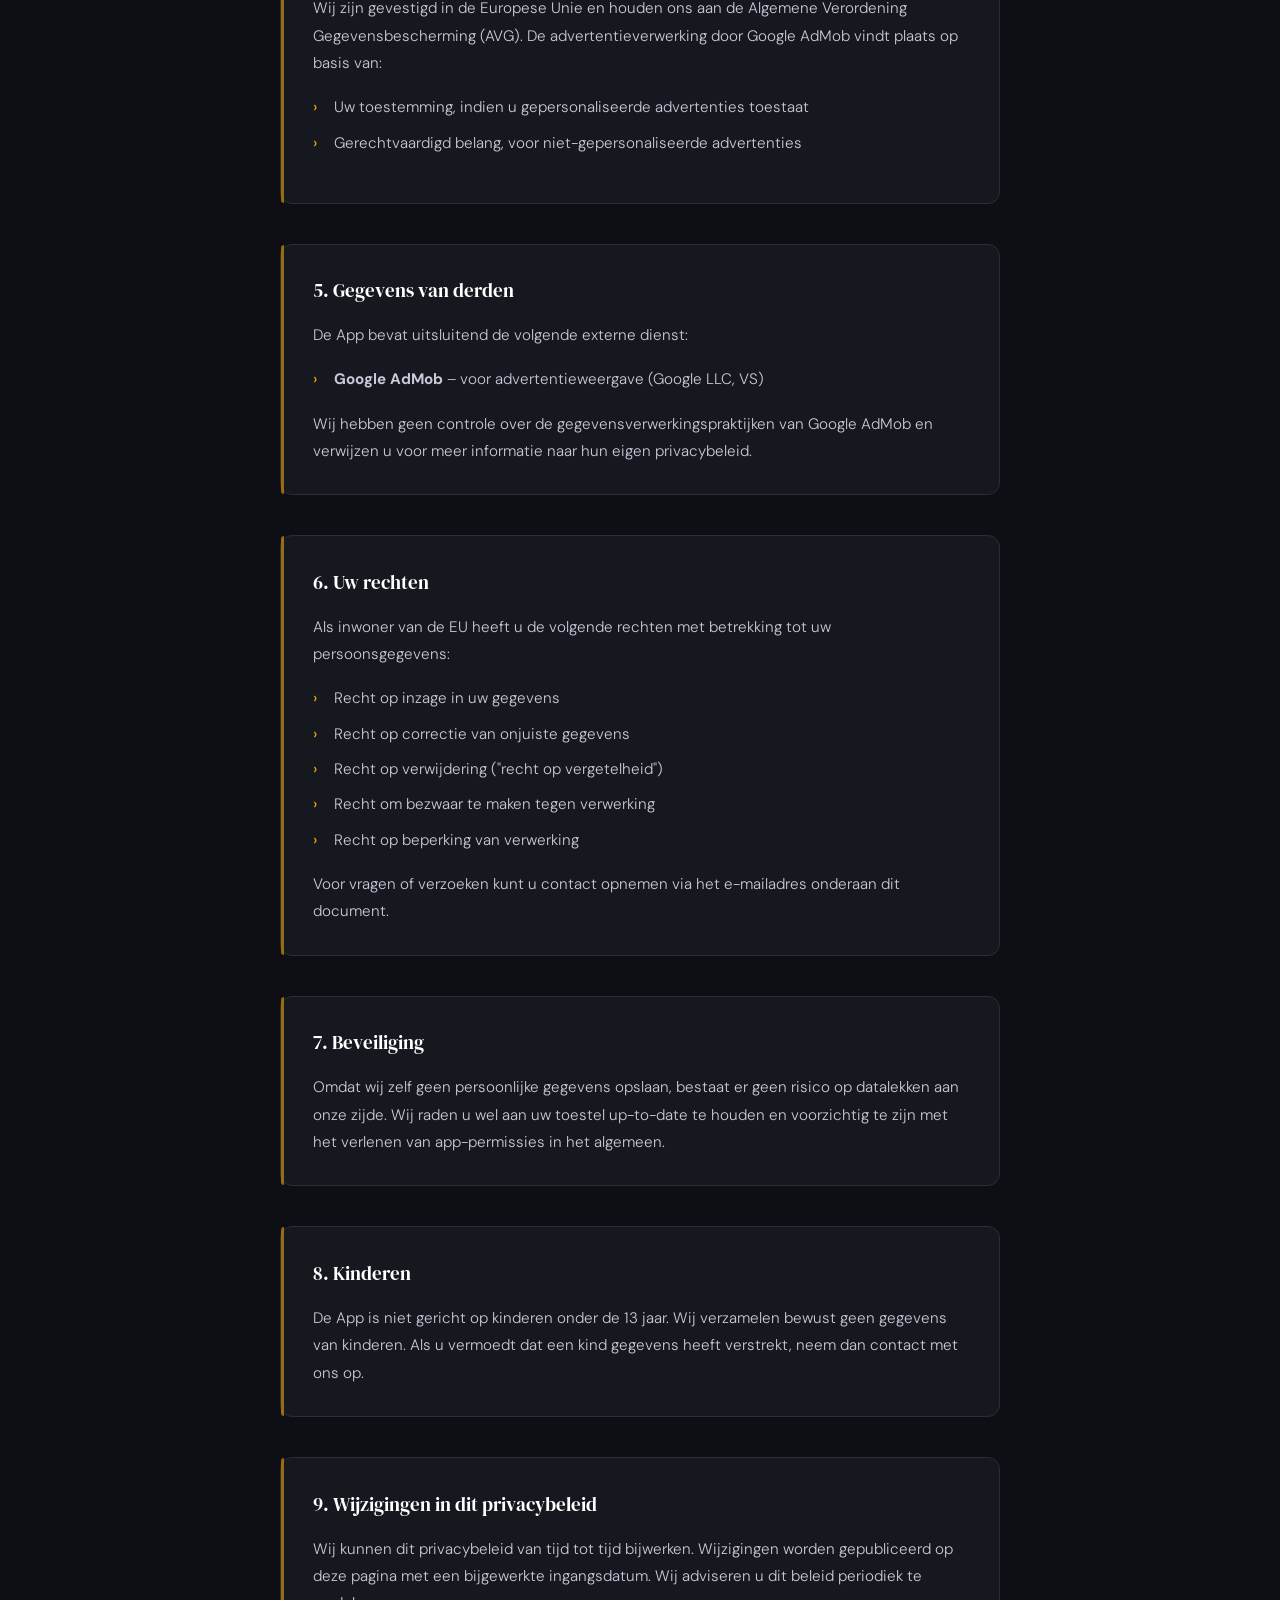
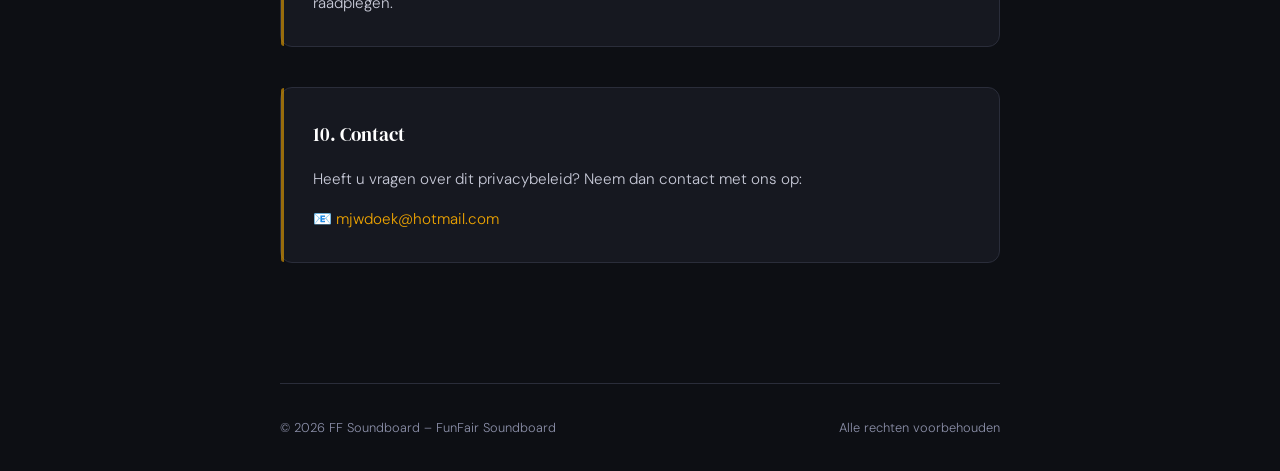
<file: ff-soundboard/privacy/index.html>
<!DOCTYPE html>
<html lang="nl">
<head>
  <meta charset="UTF-8" />
  <meta name="viewport" content="width=device-width, initial-scale=1.0" />
  <title>Privacybeleid – FF Soundboard</title>
  <link href="https://fonts.googleapis.com/css2?family=DM+Serif+Display&family=DM+Sans:wght@300;400;500&display=swap" rel="stylesheet">
  <style>
    *, *::before, *::after { box-sizing: border-box; margin: 0; padding: 0; }

    :root {
      --bg: #0d0f14;
      --surface: #161820;
      --border: #2a2d3a;
      --accent: #f0a500;
      --accent-dim: rgba(240,165,0,0.12);
      --text: #e8e9ef;
      --muted: #8b8fa8;
      --radius: 12px;
    }

    body {
      background: var(--bg);
      color: var(--text);
      font-family: 'DM Sans', sans-serif;
      font-weight: 300;
      line-height: 1.8;
      padding: 0 1rem;
    }

    .topbar {
      max-width: 720px;
      margin: 0 auto;
      padding: 1.4rem 0 0;
      display: flex;
      align-items: center;
      justify-content: space-between;
      gap: 0.75rem;
    }
    .backlink {
      font-size: 0.78rem;
      letter-spacing: 0.03em;
      color: var(--muted);
      text-decoration: none;
    }
    .backlink:hover { color: var(--accent); }
    .langbar {
      display: inline-flex;
      border: 1px solid var(--border);
      border-radius: 99px;
      overflow: hidden;
      background: var(--surface);
    }
    .langbar button {
      font-family: 'DM Sans', sans-serif;
      font-size: 0.72rem;
      font-weight: 500;
      letter-spacing: 0.1em;
      color: var(--muted);
      background: transparent;
      border: 0;
      padding: 0.35rem 0.9rem;
      cursor: pointer;
    }
    .langbar button[aria-pressed="true"] {
      color: #1a1205;
      background: var(--accent);
    }
    [data-lang] { display: none; }
    html[lang="nl"] [data-lang="nl"],
    html[lang="en"] [data-lang="en"] { display: revert; }

    header {
      max-width: 720px;
      margin: 0 auto;
      padding: 2rem 0 2.5rem;
      border-bottom: 1px solid var(--border);
    }

    .badge {
      display: inline-block;
      font-size: 0.7rem;
      font-weight: 500;
      letter-spacing: 0.15em;
      text-transform: uppercase;
      color: var(--accent);
      background: var(--accent-dim);
      border: 1px solid rgba(240,165,0,0.3);
      padding: 0.3rem 0.8rem;
      border-radius: 99px;
      margin-bottom: 1.2rem;
    }

    h1 {
      font-family: 'DM Serif Display', serif;
      font-size: clamp(2rem, 5vw, 3rem);
      font-weight: 400;
      color: #fff;
      line-height: 1.15;
      margin-bottom: 0.8rem;
    }

    .meta {
      font-size: 0.82rem;
      color: var(--muted);
      letter-spacing: 0.03em;
    }

    main {
      max-width: 720px;
      margin: 0 auto;
      padding: 3rem 0 5rem;
    }

    section {
      margin-bottom: 2.5rem;
      background: var(--surface);
      border: 1px solid var(--border);
      border-radius: var(--radius);
      padding: 1.8rem 2rem;
      position: relative;
    }

    section::before {
      content: '';
      position: absolute;
      top: 0; left: 0;
      width: 3px; height: 100%;
      background: var(--accent);
      border-radius: var(--radius) 0 0 var(--radius);
      opacity: 0.6;
    }

    h2 {
      font-family: 'DM Serif Display', serif;
      font-size: 1.2rem;
      font-weight: 400;
      color: #fff;
      margin-bottom: 0.9rem;
    }

    p { margin-bottom: 0.8rem; font-size: 0.95rem; color: #c8cad8; }
    p:last-child { margin-bottom: 0; }

    ul {
      list-style: none;
      padding-left: 0;
      margin-bottom: 0.8rem;
    }
    ul li {
      font-size: 0.95rem;
      color: #c8cad8;
      padding: 0.25rem 0 0.25rem 1.3rem;
      position: relative;
    }
    ul li::before {
      content: '›';
      position: absolute;
      left: 0;
      color: var(--accent);
      font-weight: 500;
    }

    a { color: var(--accent); text-decoration: none; }
    a:hover { text-decoration: underline; }

    .highlight {
      background: var(--accent-dim);
      border: 1px solid rgba(240,165,0,0.25);
      border-radius: 8px;
      padding: 1rem 1.2rem;
      font-size: 0.9rem;
      color: #d4a84b;
      margin-top: 0.5rem;
    }

    footer {
      max-width: 720px;
      margin: 0 auto;
      padding: 2rem 0;
      border-top: 1px solid var(--border);
      font-size: 0.8rem;
      color: var(--muted);
      display: flex;
      justify-content: space-between;
      flex-wrap: wrap;
      gap: 0.5rem;
    }
  </style>
<link rel="icon" href="/favicon.svg" type="image/svg+xml">
<link rel="icon" href="/favicon.png" sizes="32x32" type="image/png">
<link rel="apple-touch-icon" href="/apple-touch-icon.png">
</head>
<body>

<div class="topbar">
  <a class="backlink" href="/ff-soundboard/">&larr; <span data-lang="nl">Terug naar de app</span><span data-lang="en">Back to the app</span></a>
  <div class="langbar" role="group" aria-label="Taal / Language">
    <button type="button" data-set-lang="nl" aria-pressed="true">NL</button>
    <button type="button" data-set-lang="en" aria-pressed="false">EN</button>
  </div>
</div>

<header>
  <div class="badge"><span data-lang="nl">Privacybeleid</span><span data-lang="en">Privacy Policy</span></div>
  <h1>FF Soundboard<br>FunFair Soundboard</h1>
  <p class="meta">
    <span data-lang="nl">Ingangsdatum: 15 maart 2025 &nbsp;·&nbsp; Laatste update: 15 maart 2026</span>
    <span data-lang="en">Effective date: 15 March 2025 &nbsp;·&nbsp; Last update: 15 March 2026</span>
  </p>
</header>

<!-- ================= NL ================= -->
<main data-lang="nl">

  <section>
    <h2>1. Introductie</h2>
    <p>
      Welkom bij <strong>FF Soundboard (FunFair Soundboard)</strong> ("de App"). Deze privacyverklaring legt uit hoe wij omgaan met informatie wanneer u onze App gebruikt. Wij hechten grote waarde aan uw privacy en zijn transparant over de manier waarop de App functioneert.
    </p>
    <p>
      Door gebruik te maken van de App gaat u akkoord met de voorwaarden in dit privacybeleid.
    </p>
  </section>

  <section>
    <h2>2. Gegevens die wij verzamelen</h2>
    <p>
      <strong>Wij verzamelen zelf geen persoonlijke gegevens.</strong> De App vraagt geen naam, e-mailadres, locatie, of andere persoonsgegevens op.
    </p>
    <div class="highlight">
      ✓ Geen registratie vereist &nbsp;·&nbsp; ✓ Geen account aanmaken &nbsp;·&nbsp; ✓ Geen opslag van gebruikersdata door ons
    </div>
  </section>

  <section>
    <h2>3. Advertenties via Google AdMob</h2>
    <p>
      De App maakt gebruik van <strong>Google AdMob</strong>, een advertentiedienst van Google LLC, voor het weergeven van advertenties. AdMob kan automatisch bepaalde technische gegevens verzamelen om relevante advertenties te tonen, waaronder:
    </p>
    <ul>
      <li>Apparaatidentificatoren (zoals advertentie-ID)</li>
      <li>IP-adres</li>
      <li>Informatie over het apparaat en besturingssysteem</li>
      <li>Interactiegegevens met advertenties</li>
    </ul>
    <p>
      Deze gegevens worden verwerkt door Google LLC op basis van hun eigen privacybeleid. U kunt het privacybeleid van Google raadplegen via:
      <br><a href="https://policies.google.com/privacy" target="_blank">https://policies.google.com/privacy</a>
    </p>
    <p>
      U kunt gepersonaliseerde advertenties beperken via de privacy-instellingen van uw toestel — op Android via <em>Instellingen → Google → Advertenties</em>, op iOS via <em>Instellingen → Privacy &amp; beveiliging → Tracking</em>.
    </p>
  </section>

  <section>
    <h2>4. Grondslag voor verwerking (AVG / GDPR)</h2>
    <p>
      Wij zijn gevestigd in de Europese Unie en houden ons aan de Algemene Verordening Gegevensbescherming (AVG). De advertentieverwerking door Google AdMob vindt plaats op basis van:
    </p>
    <ul>
      <li>Uw toestemming, indien u gepersonaliseerde advertenties toestaat</li>
      <li>Gerechtvaardigd belang, voor niet-gepersonaliseerde advertenties</li>
    </ul>
  </section>

  <section>
    <h2>5. Gegevens van derden</h2>
    <p>
      De App bevat uitsluitend de volgende externe dienst:
    </p>
    <ul>
      <li><strong>Google AdMob</strong> – voor advertentieweergave (Google LLC, VS)</li>
    </ul>
    <p>
      Wij hebben geen controle over de gegevensverwerkingspraktijken van Google AdMob en verwijzen u voor meer informatie naar hun eigen privacybeleid.
    </p>
  </section>

  <section>
    <h2>6. Uw rechten</h2>
    <p>Als inwoner van de EU heeft u de volgende rechten met betrekking tot uw persoonsgegevens:</p>
    <ul>
      <li>Recht op inzage in uw gegevens</li>
      <li>Recht op correctie van onjuiste gegevens</li>
      <li>Recht op verwijdering ("recht op vergetelheid")</li>
      <li>Recht om bezwaar te maken tegen verwerking</li>
      <li>Recht op beperking van verwerking</li>
    </ul>
    <p>
      Voor vragen of verzoeken kunt u contact opnemen via het e-mailadres onderaan dit document.
    </p>
  </section>

  <section>
    <h2>7. Beveiliging</h2>
    <p>
      Omdat wij zelf geen persoonlijke gegevens opslaan, bestaat er geen risico op datalekken aan onze zijde. Wij raden u wel aan uw toestel up-to-date te houden en voorzichtig te zijn met het verlenen van app-permissies in het algemeen.
    </p>
  </section>

  <section>
    <h2>8. Kinderen</h2>
    <p>
      De App is niet gericht op kinderen onder de 13 jaar. Wij verzamelen bewust geen gegevens van kinderen. Als u vermoedt dat een kind gegevens heeft verstrekt, neem dan contact met ons op.
    </p>
  </section>

  <section>
    <h2>9. Wijzigingen in dit privacybeleid</h2>
    <p>
      Wij kunnen dit privacybeleid van tijd tot tijd bijwerken. Wijzigingen worden gepubliceerd op deze pagina met een bijgewerkte ingangsdatum. Wij adviseren u dit beleid periodiek te raadplegen.
    </p>
  </section>

  <section>
    <h2>10. Contact</h2>
    <p>Heeft u vragen over dit privacybeleid? Neem dan contact met ons op:</p>
    <p>
      📧 <a href="mailto:mjwdoek@hotmail.com">mjwdoek@hotmail.com</a>
    </p>
  </section>

</main>

<!-- ================= EN ================= -->
<main data-lang="en">

  <section>
    <h2>1. Introduction</h2>
    <p>
      Welcome to <strong>FF Soundboard (FunFair Soundboard)</strong> ("the App"). This privacy statement explains how we handle information when you use our App. We greatly value your privacy and are transparent about how the App works.
    </p>
    <p>
      By using the App you agree to the terms in this privacy policy.
    </p>
  </section>

  <section>
    <h2>2. Data we collect</h2>
    <p>
      <strong>We do not collect any personal data ourselves.</strong> The App does not ask for your name, e-mail address, location, or other personal data.
    </p>
    <div class="highlight">
      ✓ No registration required &nbsp;·&nbsp; ✓ No account to create &nbsp;·&nbsp; ✓ No storage of user data by us
    </div>
  </section>

  <section>
    <h2>3. Advertising via Google AdMob</h2>
    <p>
      The App uses <strong>Google AdMob</strong>, an advertising service by Google LLC, to display advertisements. AdMob may automatically collect certain technical data to show relevant ads, including:
    </p>
    <ul>
      <li>Device identifiers (such as advertising ID)</li>
      <li>IP address</li>
      <li>Information about the device and operating system</li>
      <li>Interaction data with advertisements</li>
    </ul>
    <p>
      This data is processed by Google LLC based on their own privacy policy. You can consult Google's privacy policy at:
      <br><a href="https://policies.google.com/privacy" target="_blank">https://policies.google.com/privacy</a>
    </p>
    <p>
      You can limit personalised advertising via your device's privacy settings — on Android via <em>Settings → Google → Ads</em>, on iOS via <em>Settings → Privacy &amp; Security → Tracking</em>.
    </p>
  </section>

  <section>
    <h2>4. Basis for processing (GDPR)</h2>
    <p>
      We are based in the European Union and comply with the General Data Protection Regulation (GDPR). The advertising processing by Google AdMob takes place on the basis of:
    </p>
    <ul>
      <li>Your consent, if you allow personalised advertising</li>
      <li>Legitimate interest, for non-personalised advertising</li>
    </ul>
  </section>

  <section>
    <h2>5. Third-party data</h2>
    <p>
      The App contains only the following external service:
    </p>
    <ul>
      <li><strong>Google AdMob</strong> – for displaying advertisements (Google LLC, USA)</li>
    </ul>
    <p>
      We have no control over the data processing practices of Google AdMob and refer you to their own privacy policy for more information.
    </p>
  </section>

  <section>
    <h2>6. Your rights</h2>
    <p>As an EU resident, you have the following rights regarding your personal data:</p>
    <ul>
      <li>Right of access to your data</li>
      <li>Right to correction of incorrect data</li>
      <li>Right to erasure ("right to be forgotten")</li>
      <li>Right to object to processing</li>
      <li>Right to restriction of processing</li>
    </ul>
    <p>
      For questions or requests, you can contact us via the e-mail address at the bottom of this document.
    </p>
  </section>

  <section>
    <h2>7. Security</h2>
    <p>
      Because we do not store any personal data ourselves, there is no risk of data breaches on our side. We do recommend keeping your device up to date and being careful with granting app permissions in general.
    </p>
  </section>

  <section>
    <h2>8. Children</h2>
    <p>
      The App is not aimed at children under the age of 13. We deliberately do not collect data from children. If you suspect that a child has provided data, please contact us.
    </p>
  </section>

  <section>
    <h2>9. Changes to this privacy policy</h2>
    <p>
      We may update this privacy policy from time to time. Changes are published on this page with an updated effective date. We advise you to review this policy periodically.
    </p>
  </section>

  <section>
    <h2>10. Contact</h2>
    <p>Do you have questions about this privacy policy? Please contact us:</p>
    <p>
      📧 <a href="mailto:mjwdoek@hotmail.com">mjwdoek@hotmail.com</a>
    </p>
  </section>

</main>

<footer>
  <span>© 2026 FF Soundboard – FunFair Soundboard</span>
  <span data-lang="nl">Alle rechten voorbehouden</span>
  <span data-lang="en">All rights reserved</span>
</footer>

<script>
  (function () {
    var KEY = 'md-lang';
    var buttons = document.querySelectorAll('[data-set-lang]');
    function apply(lang) {
      if (lang !== 'en') lang = 'nl';
      document.documentElement.lang = lang;
      buttons.forEach(function (b) {
        b.setAttribute('aria-pressed', b.getAttribute('data-set-lang') === lang ? 'true' : 'false');
      });
      try { localStorage.setItem(KEY, lang); } catch (e) {}
    }
    var saved = 'nl';
    try { saved = localStorage.getItem(KEY) || 'nl'; } catch (e) {}
    apply(saved);
    buttons.forEach(function (b) {
      b.addEventListener('click', function () { apply(b.getAttribute('data-set-lang')); });
    });
  })();
</script>

</body>
</html>
</file>
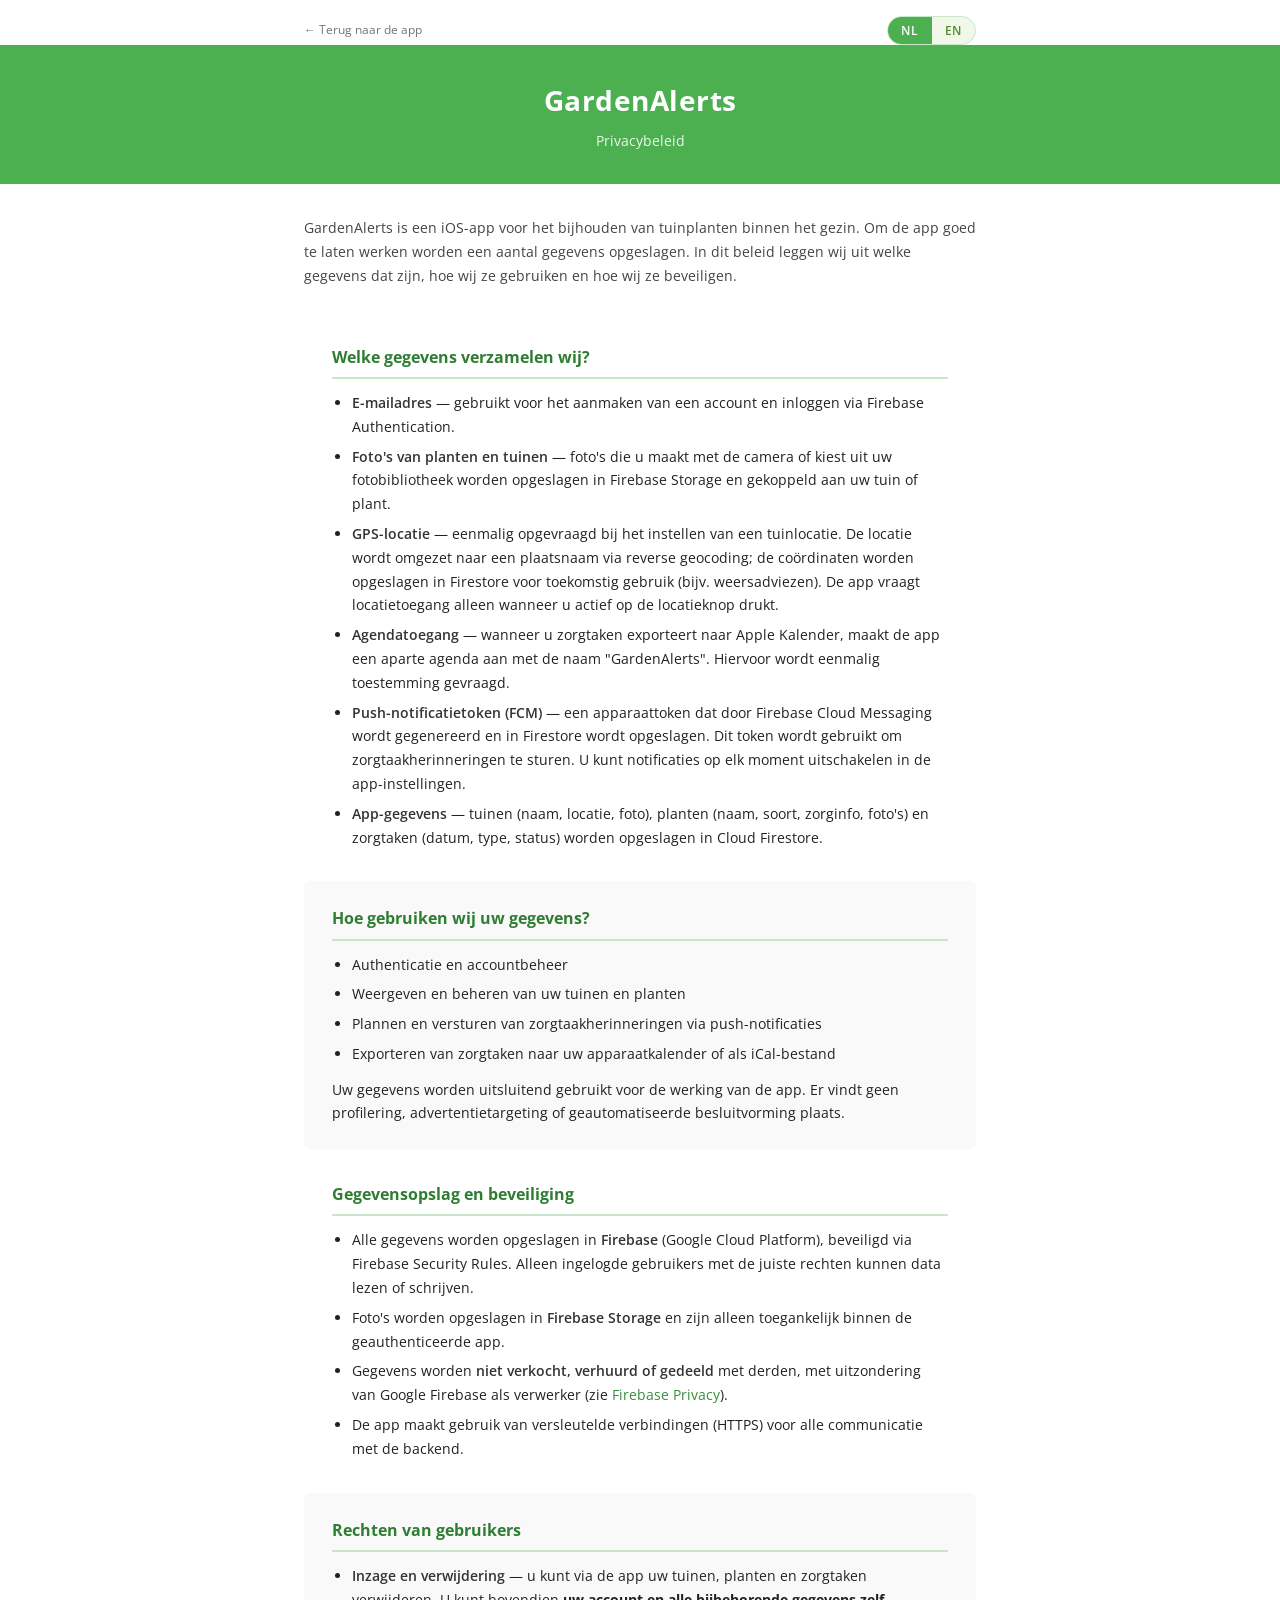
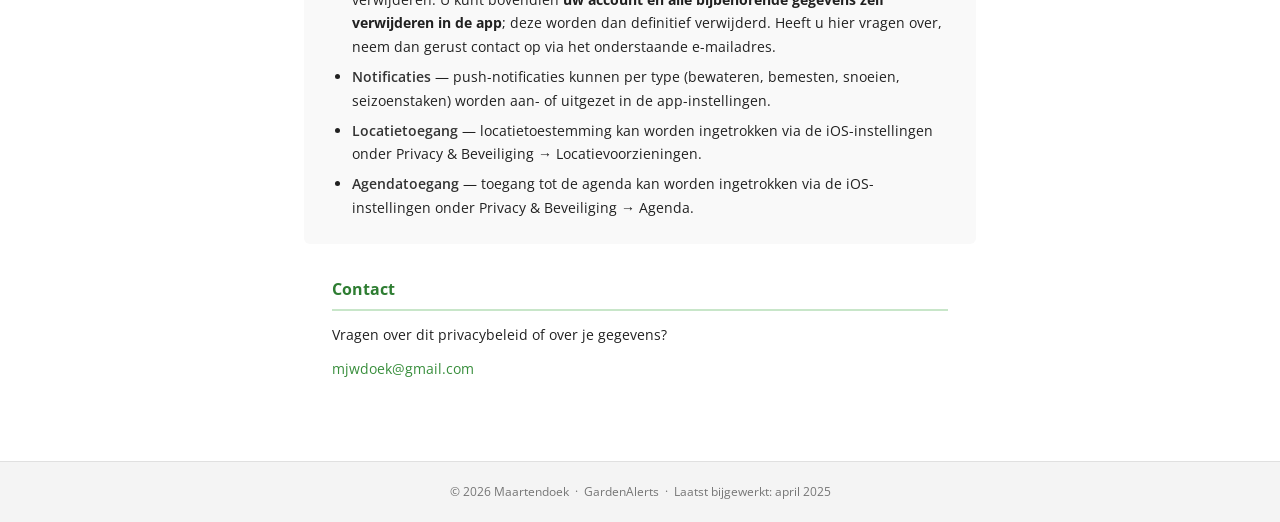
<file: gardenalerts/privacy/index.html>
<!DOCTYPE html>
<html lang="nl">
<head>
  <meta charset="UTF-8" />
  <meta name="viewport" content="width=device-width, initial-scale=1.0" />
  <title>GardenAlerts — Privacybeleid</title>
  <link rel="preconnect" href="https://fonts.googleapis.com" />
  <link rel="preconnect" href="https://fonts.gstatic.com" crossorigin />
  <link href="https://fonts.googleapis.com/css2?family=Open+Sans:wght@400;600;700&display=swap" rel="stylesheet" />
  <style>
    *, *::before, *::after {
      box-sizing: border-box;
      margin: 0;
      padding: 0;
    }

    body {
      font-family: 'Open Sans', sans-serif;
      font-size: 14px;
      line-height: 1.7;
      color: #212121;
      background: #ffffff;
    }

    header {
      background-color: #4CAF50;
      color: #ffffff;
      padding: 32px 24px;
      text-align: center;
    }

    header h1 {
      font-size: 28px;
      font-weight: 700;
      letter-spacing: 0.5px;
      margin-bottom: 4px;
    }

    header p {
      font-size: 14px;
      opacity: 0.9;
    }

    main {
      max-width: 720px;
      margin: 0 auto;
      padding: 32px 24px 48px;
    }

    .intro {
      margin-bottom: 32px;
      color: #444;
      font-size: 14px;
    }

    section {
      margin-bottom: 8px;
      border-radius: 6px;
      overflow: hidden;
    }

    section:nth-child(odd) {
      background-color: #F9F9F9;
    }

    section:nth-child(even) {
      background-color: #ffffff;
    }

    .section-inner {
      padding: 24px 28px;
    }

    h2 {
      font-size: 16px;
      font-weight: 700;
      color: #2E7D32;
      margin-bottom: 12px;
      padding-bottom: 6px;
      border-bottom: 2px solid #C8E6C9;
    }

    p {
      margin-bottom: 10px;
    }

    p:last-child {
      margin-bottom: 0;
    }

    ul {
      padding-left: 20px;
      margin-top: 6px;
    }

    ul li {
      margin-bottom: 6px;
    }

    ul li:last-child {
      margin-bottom: 0;
    }

    .label {
      font-weight: 600;
      color: #333;
    }

    a {
      color: #388E3C;
      text-decoration: none;
    }

    a:hover {
      text-decoration: underline;
    }

    footer {
      background-color: #F4F4F4;
      color: #757575;
      text-align: center;
      padding: 20px 24px;
      font-size: 12px;
      border-top: 1px solid #e0e0e0;
    }

    /* Taal & terug-navigatie */
    .topbar {
      max-width: 720px;
      margin: 0 auto;
      padding: 16px 24px 0;
      display: flex;
      align-items: center;
      justify-content: space-between;
      gap: 12px;
    }
    .backlink {
      font-size: 12px;
      color: #757575;
    }
    .backlink:hover { color: #2E7D32; text-decoration: none; }
    .langbar {
      display: inline-flex;
      border: 1px solid #C8E6C9;
      border-radius: 99px;
      overflow: hidden;
      background: #F1F8E9;
    }
    .langbar button {
      font-family: 'Open Sans', sans-serif;
      font-size: 12px;
      font-weight: 600;
      letter-spacing: 0.06em;
      color: #558B2F;
      background: transparent;
      border: 0;
      padding: 5px 13px;
      cursor: pointer;
    }
    .langbar button[aria-pressed="true"] {
      color: #ffffff;
      background: #4CAF50;
    }
    [data-lang] { display: none; }
    html[lang="nl"] [data-lang="nl"],
    html[lang="en"] [data-lang="en"] { display: revert; }

    @media (max-width: 600px) {
      header h1 {
        font-size: 22px;
      }

      main {
        padding: 24px 16px 40px;
      }

      .section-inner {
        padding: 20px 16px;
      }
      .topbar { padding: 14px 16px 0; }
    }
  </style>
<link rel="icon" href="/favicon.svg" type="image/svg+xml">
<link rel="icon" href="/favicon.png" sizes="32x32" type="image/png">
<link rel="apple-touch-icon" href="/apple-touch-icon.png">
</head>
<body>

  <div class="topbar">
    <a class="backlink" href="/gardenalerts/">&larr; <span data-lang="nl">Terug naar de app</span><span data-lang="en">Back to the app</span></a>
    <div class="langbar" role="group" aria-label="Taal / Language">
      <button type="button" data-set-lang="nl" aria-pressed="true">NL</button>
      <button type="button" data-set-lang="en" aria-pressed="false">EN</button>
    </div>
  </div>

  <header>
    <h1>GardenAlerts</h1>
    <p><span data-lang="nl">Privacybeleid</span><span data-lang="en">Privacy Policy</span></p>
  </header>

  <!-- ================= NL ================= -->
  <main data-lang="nl">

    <p class="intro">
      GardenAlerts is een iOS-app voor het bijhouden van tuinplanten binnen het gezin. Om de app goed te laten werken
      worden een aantal gegevens opgeslagen. In dit beleid leggen wij uit welke gegevens dat zijn, hoe wij ze gebruiken
      en hoe wij ze beveiligen.
    </p>

    <section>
      <div class="section-inner">
        <h2>Welke gegevens verzamelen wij?</h2>
        <ul>
          <li>
            <span class="label">E-mailadres</span> — gebruikt voor het aanmaken van een account en inloggen via
            Firebase Authentication.
          </li>
          <li>
            <span class="label">Foto's van planten en tuinen</span> — foto's die u maakt met de camera of kiest uit
            uw fotobibliotheek worden opgeslagen in Firebase Storage en gekoppeld aan uw tuin of plant.
          </li>
          <li>
            <span class="label">GPS-locatie</span> — eenmalig opgevraagd bij het instellen van een tuinlocatie. De
            locatie wordt omgezet naar een plaatsnaam via reverse geocoding; de coördinaten worden opgeslagen in
            Firestore voor toekomstig gebruik (bijv. weersadviezen). De app vraagt locatietoegang alleen wanneer u
            actief op de locatieknop drukt.
          </li>
          <li>
            <span class="label">Agendatoegang</span> — wanneer u zorgtaken exporteert naar Apple Kalender, maakt de
            app een aparte agenda aan met de naam "GardenAlerts". Hiervoor wordt eenmalig toestemming gevraagd.
          </li>
          <li>
            <span class="label">Push-notificatietoken (FCM)</span> — een apparaattoken dat door Firebase Cloud
            Messaging wordt gegenereerd en in Firestore wordt opgeslagen. Dit token wordt gebruikt om
            zorgtaakherinneringen te sturen. U kunt notificaties op elk moment uitschakelen in de app-instellingen.
          </li>
          <li>
            <span class="label">App-gegevens</span> — tuinen (naam, locatie, foto), planten (naam, soort, zorginfo,
            foto's) en zorgtaken (datum, type, status) worden opgeslagen in Cloud Firestore.
          </li>
        </ul>
      </div>
    </section>

    <section>
      <div class="section-inner">
        <h2>Hoe gebruiken wij uw gegevens?</h2>
        <ul>
          <li>Authenticatie en accountbeheer</li>
          <li>Weergeven en beheren van uw tuinen en planten</li>
          <li>Plannen en versturen van zorgtaakherinneringen via push-notificaties</li>
          <li>Exporteren van zorgtaken naar uw apparaatkalender of als iCal-bestand</li>
        </ul>
        <p style="margin-top: 12px;">
          Uw gegevens worden uitsluitend gebruikt voor de werking van de app. Er vindt geen profilering,
          advertentietargeting of geautomatiseerde besluitvorming plaats.
        </p>
      </div>
    </section>

    <section>
      <div class="section-inner">
        <h2>Gegevensopslag en beveiliging</h2>
        <ul>
          <li>
            Alle gegevens worden opgeslagen in <span class="label">Firebase</span> (Google Cloud Platform), beveiligd
            via Firebase Security Rules. Alleen ingelogde gebruikers met de juiste rechten kunnen data lezen of
            schrijven.
          </li>
          <li>
            Foto's worden opgeslagen in <span class="label">Firebase Storage</span> en zijn alleen toegankelijk
            binnen de geauthenticeerde app.
          </li>
          <li>
            Gegevens worden <span class="label">niet verkocht, verhuurd of gedeeld</span> met derden, met uitzondering
            van Google Firebase als verwerker (zie
            <a href="https://firebase.google.com/support/privacy" target="_blank" rel="noopener">Firebase Privacy</a>).
          </li>
          <li>
            De app maakt gebruik van versleutelde verbindingen (HTTPS) voor alle communicatie met de backend.
          </li>
        </ul>
      </div>
    </section>

    <section>
      <div class="section-inner">
        <h2>Rechten van gebruikers</h2>
        <ul>
          <li>
            <span class="label">Inzage en verwijdering</span> — u kunt via de app uw tuinen, planten en zorgtaken
            verwijderen. U kunt bovendien <strong>uw account en alle bijbehorende gegevens zelf verwijderen in de
            app</strong>; deze worden dan definitief verwijderd. Heeft u hier vragen over, neem dan gerust contact op
            via het onderstaande e-mailadres.
          </li>
          <li>
            <span class="label">Notificaties</span> — push-notificaties kunnen per type (bewateren, bemesten,
            snoeien, seizoenstaken) worden aan- of uitgezet in de app-instellingen.
          </li>
          <li>
            <span class="label">Locatietoegang</span> — locatietoestemming kan worden ingetrokken via de
            iOS-instellingen onder Privacy &amp; Beveiliging → Locatievoorzieningen.
          </li>
          <li>
            <span class="label">Agendatoegang</span> — toegang tot de agenda kan worden ingetrokken via de
            iOS-instellingen onder Privacy &amp; Beveiliging → Agenda.
          </li>
        </ul>
      </div>
    </section>

    <section>
      <div class="section-inner">
        <h2>Contact</h2>
        <p>Vragen over dit privacybeleid of over je gegevens?</p>
        <p class="contact-mail"><a href="mailto:mjwdoek@gmail.com">mjwdoek@gmail.com</a></p>
      </div>
    </section>
  </main>

  <!-- ================= EN ================= -->
  <main data-lang="en">

    <p class="intro">
      GardenAlerts is an iOS app for keeping track of garden plants within the family. To make the app work properly,
      some data is stored. In this policy we explain which data that is, how we use it and how we secure it.
    </p>

    <section>
      <div class="section-inner">
        <h2>What data do we collect?</h2>
        <ul>
          <li>
            <span class="label">E-mail address</span> — used to create an account and sign in via
            Firebase Authentication.
          </li>
          <li>
            <span class="label">Photos of plants and gardens</span> — photos you take with the camera or choose from
            your photo library are stored in Firebase Storage and linked to your garden or plant.
          </li>
          <li>
            <span class="label">GPS location</span> — requested once when setting up a garden location. The location
            is converted to a place name via reverse geocoding; the coordinates are stored in Firestore for future use
            (e.g. weather advice). The app only requests location access when you actively press the location button.
          </li>
          <li>
            <span class="label">Calendar access</span> — when you export care tasks to Apple Calendar, the app creates
            a separate calendar named "GardenAlerts". Permission is requested once for this.
          </li>
          <li>
            <span class="label">Push notification token (FCM)</span> — a device token generated by Firebase Cloud
            Messaging and stored in Firestore. This token is used to send care-task reminders. You can turn off
            notifications at any time in the app settings.
          </li>
          <li>
            <span class="label">App data</span> — gardens (name, location, photo), plants (name, type, care info,
            photos) and care tasks (date, type, status) are stored in Cloud Firestore.
          </li>
        </ul>
      </div>
    </section>

    <section>
      <div class="section-inner">
        <h2>How do we use your data?</h2>
        <ul>
          <li>Authentication and account management</li>
          <li>Displaying and managing your gardens and plants</li>
          <li>Scheduling and sending care-task reminders via push notifications</li>
          <li>Exporting care tasks to your device calendar or as an iCal file</li>
        </ul>
        <p style="margin-top: 12px;">
          Your data is used solely for the operation of the app. No profiling, advertising targeting or automated
          decision-making takes place.
        </p>
      </div>
    </section>

    <section>
      <div class="section-inner">
        <h2>Data storage and security</h2>
        <ul>
          <li>
            All data is stored in <span class="label">Firebase</span> (Google Cloud Platform), secured via Firebase
            Security Rules. Only signed-in users with the right permissions can read or write data.
          </li>
          <li>
            Photos are stored in <span class="label">Firebase Storage</span> and are only accessible within the
            authenticated app.
          </li>
          <li>
            Data is <span class="label">not sold, rented or shared</span> with third parties, with the exception of
            Google Firebase as processor (see
            <a href="https://firebase.google.com/support/privacy" target="_blank" rel="noopener">Firebase Privacy</a>).
          </li>
          <li>
            The app uses encrypted connections (HTTPS) for all communication with the backend.
          </li>
        </ul>
      </div>
    </section>

    <section>
      <div class="section-inner">
        <h2>User rights</h2>
        <ul>
          <li>
            <span class="label">Access and deletion</span> — you can delete your gardens, plants and care tasks via
            the app. You can also <strong>delete your account and all associated data yourself in the app</strong>;
            it is then permanently removed. If you have any questions about this, feel free to contact us via the
            e-mail address below.
          </li>
          <li>
            <span class="label">Notifications</span> — push notifications can be turned on or off per type (watering,
            feeding, pruning, seasonal tasks) in the app settings.
          </li>
          <li>
            <span class="label">Location access</span> — location permission can be revoked via the iOS settings under
            Privacy &amp; Security → Location Services.
          </li>
          <li>
            <span class="label">Calendar access</span> — access to the calendar can be revoked via the iOS settings
            under Privacy &amp; Security → Calendars.
          </li>
        </ul>
      </div>
    </section>

    <section>
      <div class="section-inner">
        <h2>Contact</h2>
        <p>Questions about this privacy policy or about your data?</p>
        <p class="contact-mail"><a href="mailto:mjwdoek@gmail.com">mjwdoek@gmail.com</a></p>
      </div>
    </section>
  </main>

  <footer>
    <p><span data-lang="nl">&copy; 2026 Maartendoek &nbsp;·&nbsp; GardenAlerts &nbsp;·&nbsp; Laatst bijgewerkt: april 2025</span><span data-lang="en">&copy; 2026 Maartendoek &nbsp;·&nbsp; GardenAlerts &nbsp;·&nbsp; Last updated: April 2025</span></p>
  </footer>

  <script>
    (function () {
      var KEY = 'md-lang';
      var buttons = document.querySelectorAll('[data-set-lang]');
      function apply(lang) {
        if (lang !== 'en') lang = 'nl';
        document.documentElement.lang = lang;
        buttons.forEach(function (b) {
          b.setAttribute('aria-pressed', b.getAttribute('data-set-lang') === lang ? 'true' : 'false');
        });
        try { localStorage.setItem(KEY, lang); } catch (e) {}
      }
      var saved = 'nl';
      try { saved = localStorage.getItem(KEY) || 'nl'; } catch (e) {}
      apply(saved);
      buttons.forEach(function (b) {
        b.addEventListener('click', function () { apply(b.getAttribute('data-set-lang')); });
      });
    })();
  </script>

</body>
</html>
</file>
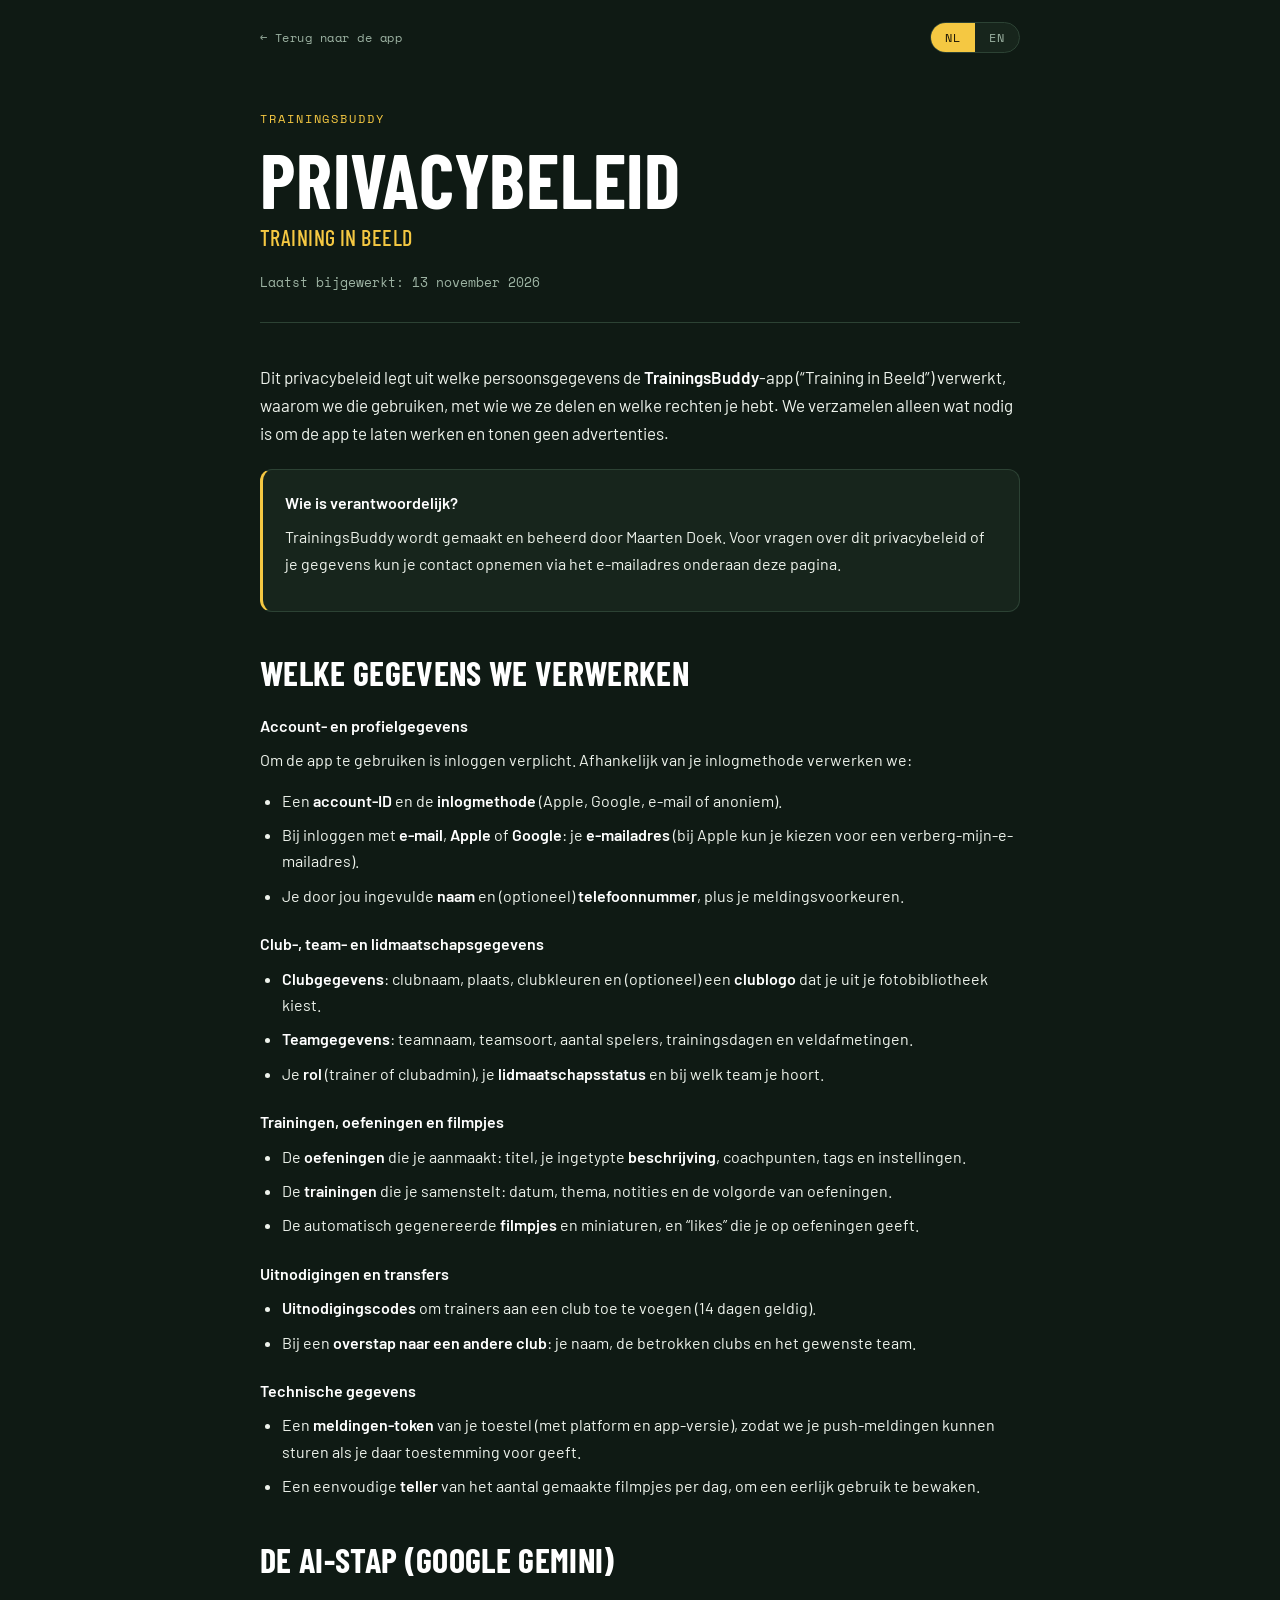
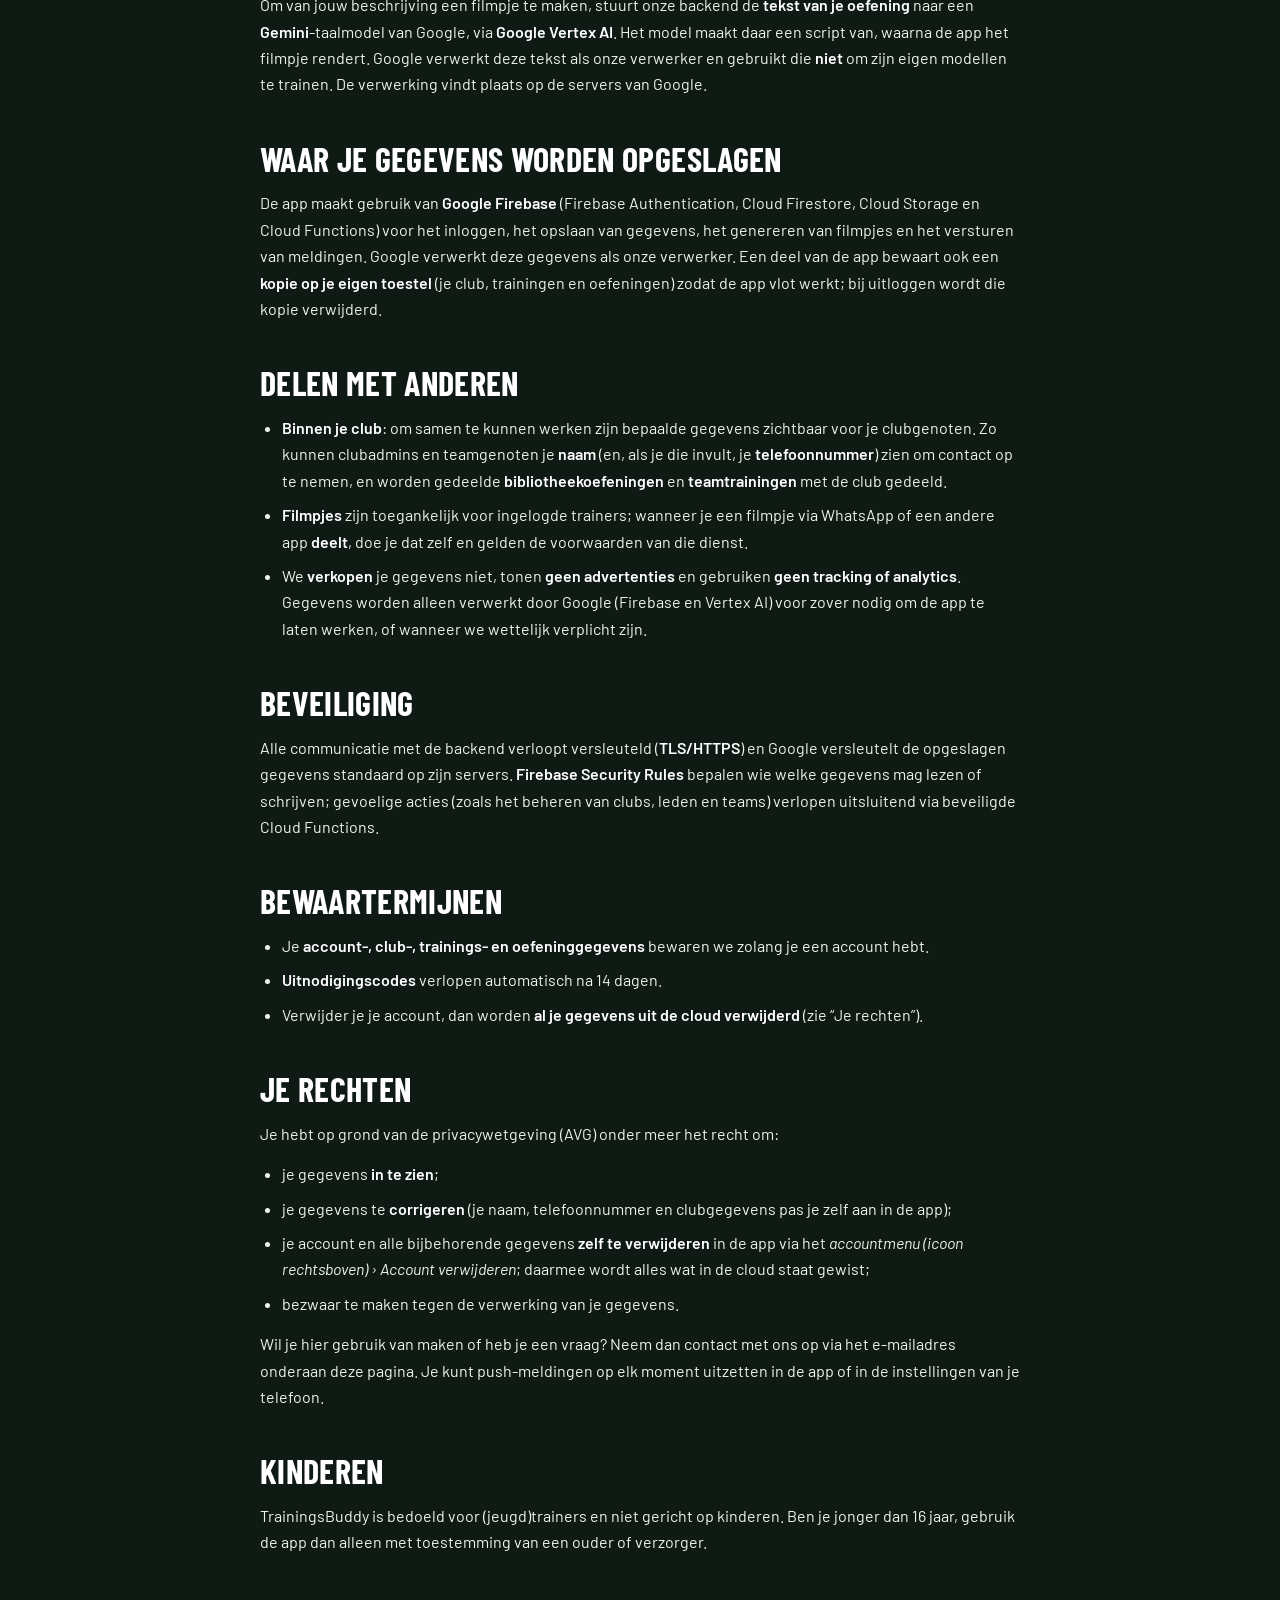
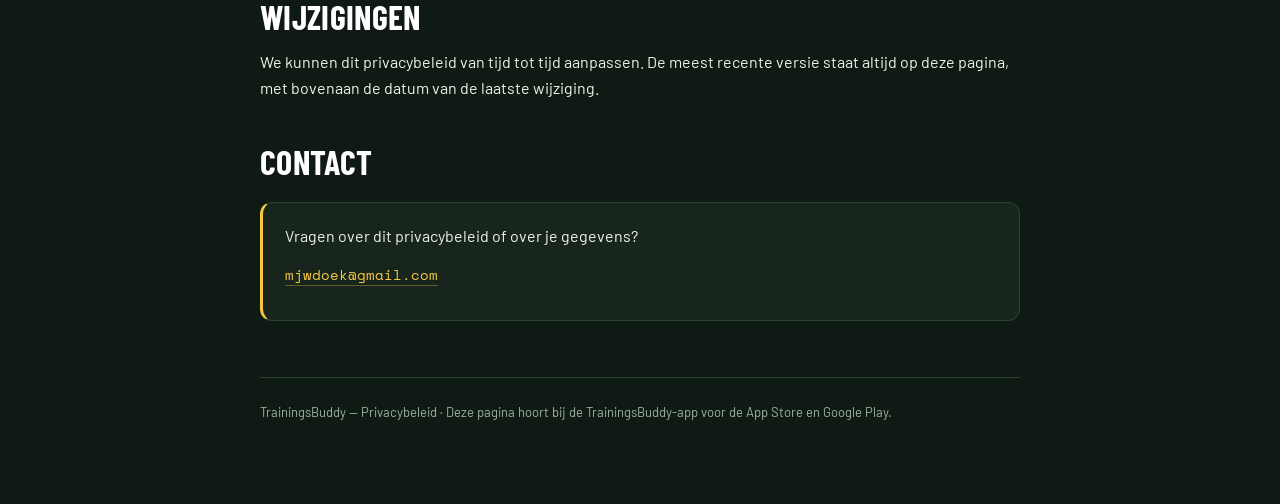
<file: trainingsbuddy/privacy/index.html>
<!DOCTYPE html>
<html lang="nl">
<head>
<meta charset="UTF-8">
<meta name="viewport" content="width=device-width, initial-scale=1.0">
<meta name="robots" content="index, follow">
<title>Privacybeleid — TrainingsBuddy</title>
<link rel="preconnect" href="https://fonts.googleapis.com">
<link rel="preconnect" href="https://fonts.gstatic.com" crossorigin>
<link href="https://fonts.googleapis.com/css2?family=Barlow:wght@400;500;600&family=Barlow+Condensed:wght@500;600;700&family=Space+Mono&display=swap" rel="stylesheet">
<link rel="icon" href="/favicon.svg" type="image/svg+xml">
<link rel="icon" href="/favicon.png" sizes="32x32" type="image/png">
<link rel="apple-touch-icon" href="/apple-touch-icon.png">
<style>
  :root {
    --bg: #0F1A14;
    --bg-deep: #0B140F;
    --card: #17251C;
    --raised: #1F3126;
    --border: #2C4234;
    --gold: #F5C842;
    --green: #2E7D32;
    --green-light: #388E3C;
    --text-strong: #FFFFFF;
    --text-body: #EEF3EC;
    --text-dim: #9DB3A3;
    --font-display: 'Barlow Condensed', system-ui, sans-serif;
    --font-body: 'Barlow', system-ui, sans-serif;
    --font-mono: 'Space Mono', monospace;
  }

  * { box-sizing: border-box; margin: 0; padding: 0; }
  html { -webkit-text-size-adjust: 100%; }

  body {
    background: var(--bg);
    color: var(--text-body);
    font-family: var(--font-body);
    font-size: 16px;
    line-height: 1.65;
    padding: 0 20px;
    overflow-x: hidden;
  }

  .wrap { max-width: 760px; margin: 0 auto; padding: 56px 0 80px; }

  header {
    border-bottom: 1px solid var(--border);
    padding-bottom: 28px;
    margin-bottom: 40px;
  }

  .eyebrow {
    font-family: var(--font-mono);
    font-size: 12px;
    letter-spacing: 0.16em;
    text-transform: uppercase;
    color: var(--gold);
    margin-bottom: 14px;
  }

  h1 {
    font-family: var(--font-display);
    font-weight: 700;
    font-size: clamp(42px, 10vw, 76px);
    line-height: 0.95;
    letter-spacing: 0.01em;
    color: var(--text-strong);
    text-transform: uppercase;
  }

  .subtitle {
    font-family: var(--font-display);
    font-weight: 500;
    font-size: 22px;
    letter-spacing: 0.02em;
    color: var(--gold);
    margin-top: 4px;
    text-transform: uppercase;
  }

  .meta {
    font-family: var(--font-mono);
    font-size: 12.5px;
    color: var(--text-dim);
    margin-top: 18px;
  }

  h2 {
    font-family: var(--font-display);
    font-weight: 700;
    font-size: clamp(24px, 5vw, 34px);
    line-height: 1.02;
    letter-spacing: 0.01em;
    color: var(--text-strong);
    text-transform: uppercase;
    margin: 44px 0 14px;
  }

  h3 {
    font-family: var(--font-body);
    font-weight: 600;
    font-size: 16px;
    color: var(--text-strong);
    margin: 22px 0 8px;
  }

  p { margin: 0 0 14px; }

  a {
    color: var(--gold);
    text-decoration: none;
    border-bottom: 1px solid rgba(245, 200, 66, 0.35);
  }
  a:hover { border-bottom-color: var(--gold); }

  ul { margin: 0 0 14px; padding-left: 22px; }
  li { margin-bottom: 8px; }

  strong { color: var(--text-strong); font-weight: 600; }

  .card {
    background: var(--card);
    border: 1px solid var(--border);
    border-left: 3px solid var(--gold);
    border-radius: 12px;
    padding: 20px 22px;
    margin: 22px 0;
  }
  .card h2:first-child, .card h3:first-child { margin-top: 0; }

  .lead { font-size: 17px; color: var(--text-body); }

  .contact-mail { font-family: var(--font-mono); font-size: 14px; color: var(--gold); }

  footer {
    border-top: 1px solid var(--border);
    margin-top: 56px;
    padding-top: 24px;
    font-size: 13px;
    color: var(--text-dim);
  }

  .topbar {
    max-width: 760px;
    margin: 0 auto;
    padding: 22px 0 0;
    display: flex;
    align-items: center;
    justify-content: space-between;
    gap: 12px;
  }
  .backlink {
    font-family: var(--font-mono);
    font-size: 12px;
    letter-spacing: 0.04em;
    color: var(--text-dim);
    border-bottom: none;
  }
  .backlink:hover { color: var(--gold); }
  .langbar {
    display: inline-flex;
    border: 1px solid var(--border);
    border-radius: 100px;
    overflow: hidden;
    background: var(--card);
  }
  .langbar button {
    font-family: var(--font-mono);
    font-size: 12px;
    letter-spacing: 0.08em;
    color: var(--text-dim);
    background: transparent;
    border: 0;
    padding: 6px 14px;
    cursor: pointer;
  }
  .langbar button[aria-pressed="true"] { color: #1A1405; background: var(--gold); }

  [data-lang] { display: none; }
  html[lang="nl"] [data-lang="nl"],
  html[lang="en"] [data-lang="en"] { display: revert; }
</style>
</head>
<body>
<div class="topbar">
  <a class="backlink" href="/trainingsbuddy/">&larr; <span data-lang="nl">Terug naar de app</span><span data-lang="en">Back to the app</span></a>
  <div class="langbar" role="group" aria-label="Taal / Language">
    <button type="button" data-set-lang="nl" aria-pressed="true">NL</button>
    <button type="button" data-set-lang="en" aria-pressed="false">EN</button>
  </div>
</div>
<main class="wrap">
  <header>
    <div class="eyebrow">TrainingsBuddy</div>
    <h1><span data-lang="nl">Privacybeleid</span><span data-lang="en">Privacy Policy</span></h1>
    <div class="subtitle">Training in Beeld</div>
    <div class="meta"><span data-lang="nl">Laatst bijgewerkt: 13 november 2026</span><span data-lang="en">Last updated: 13 November 2026</span></div>
  </header>

  <!-- ================= NL ================= -->
  <div data-lang="nl">
  <p class="lead">
    Dit privacybeleid legt uit welke persoonsgegevens de <strong>TrainingsBuddy</strong>-app
    (&ldquo;Training in Beeld&rdquo;) verwerkt, waarom we die gebruiken, met wie we ze delen en
    welke rechten je hebt. We verzamelen alleen wat nodig is om de app te laten werken en tonen
    geen advertenties.
  </p>

  <div class="card">
    <h3>Wie is verantwoordelijk?</h3>
    <p>
      TrainingsBuddy wordt gemaakt en beheerd door Maarten Doek. Voor vragen over dit privacybeleid
      of je gegevens kun je contact opnemen via het e-mailadres onderaan deze pagina.
    </p>
  </div>

  <h2>Welke gegevens we verwerken</h2>

  <h3>Account- en profielgegevens</h3>
  <p>Om de app te gebruiken is inloggen verplicht. Afhankelijk van je inlogmethode verwerken we:</p>
  <ul>
    <li>Een <strong>account-ID</strong> en de <strong>inlogmethode</strong> (Apple, Google, e-mail of anoniem).</li>
    <li>Bij inloggen met <strong>e-mail</strong>, <strong>Apple</strong> of <strong>Google</strong>: je <strong>e-mailadres</strong> (bij Apple kun je kiezen voor een verberg-mijn-e-mailadres).</li>
    <li>Je door jou ingevulde <strong>naam</strong> en (optioneel) <strong>telefoonnummer</strong>, plus je meldingsvoorkeuren.</li>
  </ul>

  <h3>Club-, team- en lidmaatschapsgegevens</h3>
  <ul>
    <li><strong>Clubgegevens</strong>: clubnaam, plaats, clubkleuren en (optioneel) een <strong>clublogo</strong> dat je uit je fotobibliotheek kiest.</li>
    <li><strong>Teamgegevens</strong>: teamnaam, teamsoort, aantal spelers, trainingsdagen en veldafmetingen.</li>
    <li>Je <strong>rol</strong> (trainer of clubadmin), je <strong>lidmaatschapsstatus</strong> en bij welk team je hoort.</li>
  </ul>

  <h3>Trainingen, oefeningen en filmpjes</h3>
  <ul>
    <li>De <strong>oefeningen</strong> die je aanmaakt: titel, je ingetypte <strong>beschrijving</strong>, coachpunten, tags en instellingen.</li>
    <li>De <strong>trainingen</strong> die je samenstelt: datum, thema, notities en de volgorde van oefeningen.</li>
    <li>De automatisch gegenereerde <strong>filmpjes</strong> en miniaturen, en &ldquo;likes&rdquo; die je op oefeningen geeft.</li>
  </ul>

  <h3>Uitnodigingen en transfers</h3>
  <ul>
    <li><strong>Uitnodigingscodes</strong> om trainers aan een club toe te voegen (14 dagen geldig).</li>
    <li>Bij een <strong>overstap naar een andere club</strong>: je naam, de betrokken clubs en het gewenste team.</li>
  </ul>

  <h3>Technische gegevens</h3>
  <ul>
    <li>Een <strong>meldingen-token</strong> van je toestel (met platform en app-versie), zodat we je push-meldingen kunnen sturen als je daar toestemming voor geeft.</li>
    <li>Een eenvoudige <strong>teller</strong> van het aantal gemaakte filmpjes per dag, om een eerlijk gebruik te bewaken.</li>
  </ul>

  <h2>De AI-stap (Google Gemini)</h2>
  <p>
    Om van jouw beschrijving een filmpje te maken, stuurt onze backend de <strong>tekst van je
    oefening</strong> naar een <strong>Gemini</strong>-taalmodel van Google, via <strong>Google
    Vertex AI</strong>. Het model maakt daar een script van, waarna de app het filmpje rendert.
    Google verwerkt deze tekst als onze verwerker en gebruikt die <strong>niet</strong> om zijn
    eigen modellen te trainen. De verwerking vindt plaats op de servers van Google.
  </p>

  <h2>Waar je gegevens worden opgeslagen</h2>
  <p>
    De app maakt gebruik van <strong>Google Firebase</strong> (Firebase Authentication, Cloud
    Firestore, Cloud Storage en Cloud Functions) voor het inloggen, het opslaan van gegevens,
    het genereren van filmpjes en het versturen van meldingen. Google verwerkt deze gegevens als
    onze verwerker. Een deel van de app bewaart ook een <strong>kopie op je eigen toestel</strong>
    (je club, trainingen en oefeningen) zodat de app vlot werkt; bij uitloggen wordt die kopie
    verwijderd.
  </p>

  <h2>Delen met anderen</h2>
  <ul>
    <li><strong>Binnen je club</strong>: om samen te kunnen werken zijn bepaalde gegevens zichtbaar voor je clubgenoten. Zo kunnen clubadmins en teamgenoten je <strong>naam</strong> (en, als je die invult, je <strong>telefoonnummer</strong>) zien om contact op te nemen, en worden gedeelde <strong>bibliotheekoefeningen</strong> en <strong>teamtrainingen</strong> met de club gedeeld.</li>
    <li><strong>Filmpjes</strong> zijn toegankelijk voor ingelogde trainers; wanneer je een filmpje via WhatsApp of een andere app <strong>deelt</strong>, doe je dat zelf en gelden de voorwaarden van die dienst.</li>
    <li>We <strong>verkopen</strong> je gegevens niet, tonen <strong>geen advertenties</strong> en gebruiken <strong>geen tracking of analytics</strong>. Gegevens worden alleen verwerkt door Google (Firebase en Vertex AI) voor zover nodig om de app te laten werken, of wanneer we wettelijk verplicht zijn.</li>
  </ul>

  <h2>Beveiliging</h2>
  <p>
    Alle communicatie met de backend verloopt versleuteld (<strong>TLS/HTTPS</strong>) en Google
    versleutelt de opgeslagen gegevens standaard op zijn servers. <strong>Firebase Security
    Rules</strong> bepalen wie welke gegevens mag lezen of schrijven; gevoelige acties (zoals het
    beheren van clubs, leden en teams) verlopen uitsluitend via beveiligde Cloud Functions.
  </p>

  <h2>Bewaartermijnen</h2>
  <ul>
    <li>Je <strong>account-, club-, trainings- en oefeninggegevens</strong> bewaren we zolang je een account hebt.</li>
    <li><strong>Uitnodigingscodes</strong> verlopen automatisch na 14 dagen.</li>
    <li>Verwijder je je account, dan worden <strong>al je gegevens uit de cloud verwijderd</strong> (zie &ldquo;Je rechten&rdquo;).</li>
  </ul>

  <h2>Je rechten</h2>
  <p>Je hebt op grond van de privacywetgeving (AVG) onder meer het recht om:</p>
  <ul>
    <li>je gegevens <strong>in te zien</strong>;</li>
    <li>je gegevens te <strong>corrigeren</strong> (je naam, telefoonnummer en clubgegevens pas je zelf aan in de app);</li>
    <li>je account en alle bijbehorende gegevens <strong>zelf te verwijderen</strong> in de app via het <em>accountmenu (icoon rechtsboven) &rsaquo; Account verwijderen</em>; daarmee wordt alles wat in de cloud staat gewist;</li>
    <li>bezwaar te maken tegen de verwerking van je gegevens.</li>
  </ul>
  <p>
    Wil je hier gebruik van maken of heb je een vraag? Neem dan contact met ons op via het
    e-mailadres onderaan deze pagina. Je kunt push-meldingen op elk moment uitzetten in de app of
    in de instellingen van je telefoon.
  </p>

  <h2>Kinderen</h2>
  <p>
    TrainingsBuddy is bedoeld voor (jeugd)trainers en niet gericht op kinderen. Ben je jonger dan
    16 jaar, gebruik de app dan alleen met toestemming van een ouder of verzorger.
  </p>

  <h2>Wijzigingen</h2>
  <p>
    We kunnen dit privacybeleid van tijd tot tijd aanpassen. De meest recente versie staat altijd
    op deze pagina, met bovenaan de datum van de laatste wijziging.
  </p>

  <h2>Contact</h2>
  <div class="card">
    <p>Vragen over dit privacybeleid of over je gegevens?</p>
    <p class="contact-mail"><a href="mailto:mjwdoek@gmail.com">mjwdoek@gmail.com</a></p>
  </div>
  </div>

  <!-- ================= EN ================= -->
  <div data-lang="en">
  <p class="lead">
    This privacy policy explains which personal data the <strong>TrainingsBuddy</strong> app
    (&ldquo;Training in Beeld&rdquo;) processes, why we use it, who we share it with and which
    rights you have. We only collect what is needed to make the app work and we show no
    advertisements.
  </p>

  <div class="card">
    <h3>Who is responsible?</h3>
    <p>
      TrainingsBuddy is built and managed by Maarten Doek. For questions about this privacy policy
      or your data, you can contact us via the e-mail address at the bottom of this page.
    </p>
  </div>

  <h2>What data we process</h2>

  <h3>Account and profile data</h3>
  <p>Signing in is required to use the app. Depending on your sign-in method we process:</p>
  <ul>
    <li>An <strong>account ID</strong> and the <strong>sign-in method</strong> (Apple, Google, e-mail or anonymous).</li>
    <li>When signing in with <strong>e-mail</strong>, <strong>Apple</strong> or <strong>Google</strong>: your <strong>e-mail address</strong> (with Apple you may choose a hide-my-email address).</li>
    <li>The <strong>name</strong> you enter and (optionally) your <strong>phone number</strong>, plus your notification preferences.</li>
  </ul>

  <h3>Club, team and membership data</h3>
  <ul>
    <li><strong>Club data</strong>: club name, town, club colours and (optionally) a <strong>club logo</strong> you pick from your photo library.</li>
    <li><strong>Team data</strong>: team name, team type, number of players, training days and pitch dimensions.</li>
    <li>Your <strong>role</strong> (coach or club admin), your <strong>membership status</strong> and which team you belong to.</li>
  </ul>

  <h3>Sessions, drills and clips</h3>
  <ul>
    <li>The <strong>drills</strong> you create: title, the <strong>description</strong> you type, coaching points, tags and settings.</li>
    <li>The <strong>sessions</strong> you build: date, theme, notes and the order of drills.</li>
    <li>The automatically generated <strong>clips</strong> and thumbnails, and &ldquo;likes&rdquo; you give to drills.</li>
  </ul>

  <h3>Invitations and transfers</h3>
  <ul>
    <li><strong>Invitation codes</strong> to add coaches to a club (valid for 14 days).</li>
    <li>When <strong>moving to another club</strong>: your name, the clubs involved and the desired team.</li>
  </ul>

  <h3>Technical data</h3>
  <ul>
    <li>A <strong>notification token</strong> from your device (with platform and app version), so we can send you push notifications if you grant permission.</li>
    <li>A simple <strong>counter</strong> of how many clips you create per day, to keep usage fair.</li>
  </ul>

  <h2>The AI step (Google Gemini)</h2>
  <p>
    To turn your description into a clip, our backend sends the <strong>text of your drill</strong>
    to a Google <strong>Gemini</strong> language model, via <strong>Google Vertex AI</strong>. The
    model turns it into a script, after which the app renders the clip. Google processes this text
    as our processor and does <strong>not</strong> use it to train its own models. Processing takes
    place on Google's servers.
  </p>

  <h2>Where your data is stored</h2>
  <p>
    The app uses <strong>Google Firebase</strong> (Firebase Authentication, Cloud Firestore, Cloud
    Storage and Cloud Functions) for signing in, storing data, generating clips and sending
    notifications. Google processes this data as our processor. Part of the app also keeps a
    <strong>copy on your own device</strong> (your club, sessions and drills) so the app runs
    smoothly; this copy is removed when you sign out.
  </p>

  <h2>Sharing with others</h2>
  <ul>
    <li><strong>Within your club</strong>: to collaborate, some data is visible to your club members. Club admins and teammates can see your <strong>name</strong> (and, if you enter it, your <strong>phone number</strong>) to get in touch, and shared <strong>library drills</strong> and <strong>team sessions</strong> are shared with the club.</li>
    <li><strong>Clips</strong> are accessible to signed-in coaches; when you <strong>share</strong> a clip via WhatsApp or another app, you do so yourself and that service's terms apply.</li>
    <li>We do <strong>not sell</strong> your data, show <strong>no advertisements</strong> and use <strong>no tracking or analytics</strong>. Data is only processed by Google (Firebase and Vertex AI) as far as needed to run the app, or when we are legally required to.</li>
  </ul>

  <h2>Security</h2>
  <p>
    All communication with the backend is encrypted (<strong>TLS/HTTPS</strong>) and Google
    encrypts the stored data by default on its servers. <strong>Firebase Security Rules</strong>
    determine who may read or write which data; sensitive actions (such as managing clubs, members
    and teams) only run through secured Cloud Functions.
  </p>

  <h2>Retention periods</h2>
  <ul>
    <li>We keep your <strong>account, club, session and drill data</strong> for as long as you have an account.</li>
    <li><strong>Invitation codes</strong> expire automatically after 14 days.</li>
    <li>If you delete your account, <strong>all your data is removed from the cloud</strong> (see &ldquo;Your rights&rdquo;).</li>
  </ul>

  <h2>Your rights</h2>
  <p>Under privacy law (GDPR) you have, among others, the right to:</p>
  <ul>
    <li><strong>access</strong> your data;</li>
    <li><strong>correct</strong> your data (you change your name, phone number and club data yourself in the app);</li>
    <li><strong>delete</strong> your account and all associated data yourself in the app via the <em>account menu (icon top-right) &rsaquo; Delete account</em>; this erases everything stored in the cloud;</li>
    <li>object to the processing of your data.</li>
  </ul>
  <p>
    Want to exercise these rights or have a question? Contact us via the e-mail address at the
    bottom of this page. You can turn off push notifications at any time in the app or in your
    phone's settings.
  </p>

  <h2>Children</h2>
  <p>
    TrainingsBuddy is intended for (youth) coaches and is not aimed at children. If you are under
    16, only use the app with the permission of a parent or guardian.
  </p>

  <h2>Changes</h2>
  <p>
    We may update this privacy policy from time to time. The most recent version is always on this
    page, with the date of the last change at the top.
  </p>

  <h2>Contact</h2>
  <div class="card">
    <p>Questions about this privacy policy or about your data?</p>
    <p class="contact-mail"><a href="mailto:mjwdoek@gmail.com">mjwdoek@gmail.com</a></p>
  </div>
  </div>

  <footer>
    <span data-lang="nl">TrainingsBuddy — Privacybeleid · Deze pagina hoort bij de TrainingsBuddy-app voor de App Store en Google Play.</span>
    <span data-lang="en">TrainingsBuddy — Privacy Policy · This page belongs to the TrainingsBuddy app for the App Store and Google Play.</span>
  </footer>
</main>

<script>
  (function () {
    var KEY = 'md-lang';
    var buttons = document.querySelectorAll('[data-set-lang]');
    function apply(lang) {
      if (lang !== 'en') lang = 'nl';
      document.documentElement.lang = lang;
      buttons.forEach(function (b) {
        b.setAttribute('aria-pressed', b.getAttribute('data-set-lang') === lang ? 'true' : 'false');
      });
      try { localStorage.setItem(KEY, lang); } catch (e) {}
    }
    var saved = 'nl';
    try { saved = localStorage.getItem(KEY) || 'nl'; } catch (e) {}
    apply(saved);
    buttons.forEach(function (b) {
      b.addEventListener('click', function () { apply(b.getAttribute('data-set-lang')); });
    });
  })();
</script>
</body>
</html>
</file>
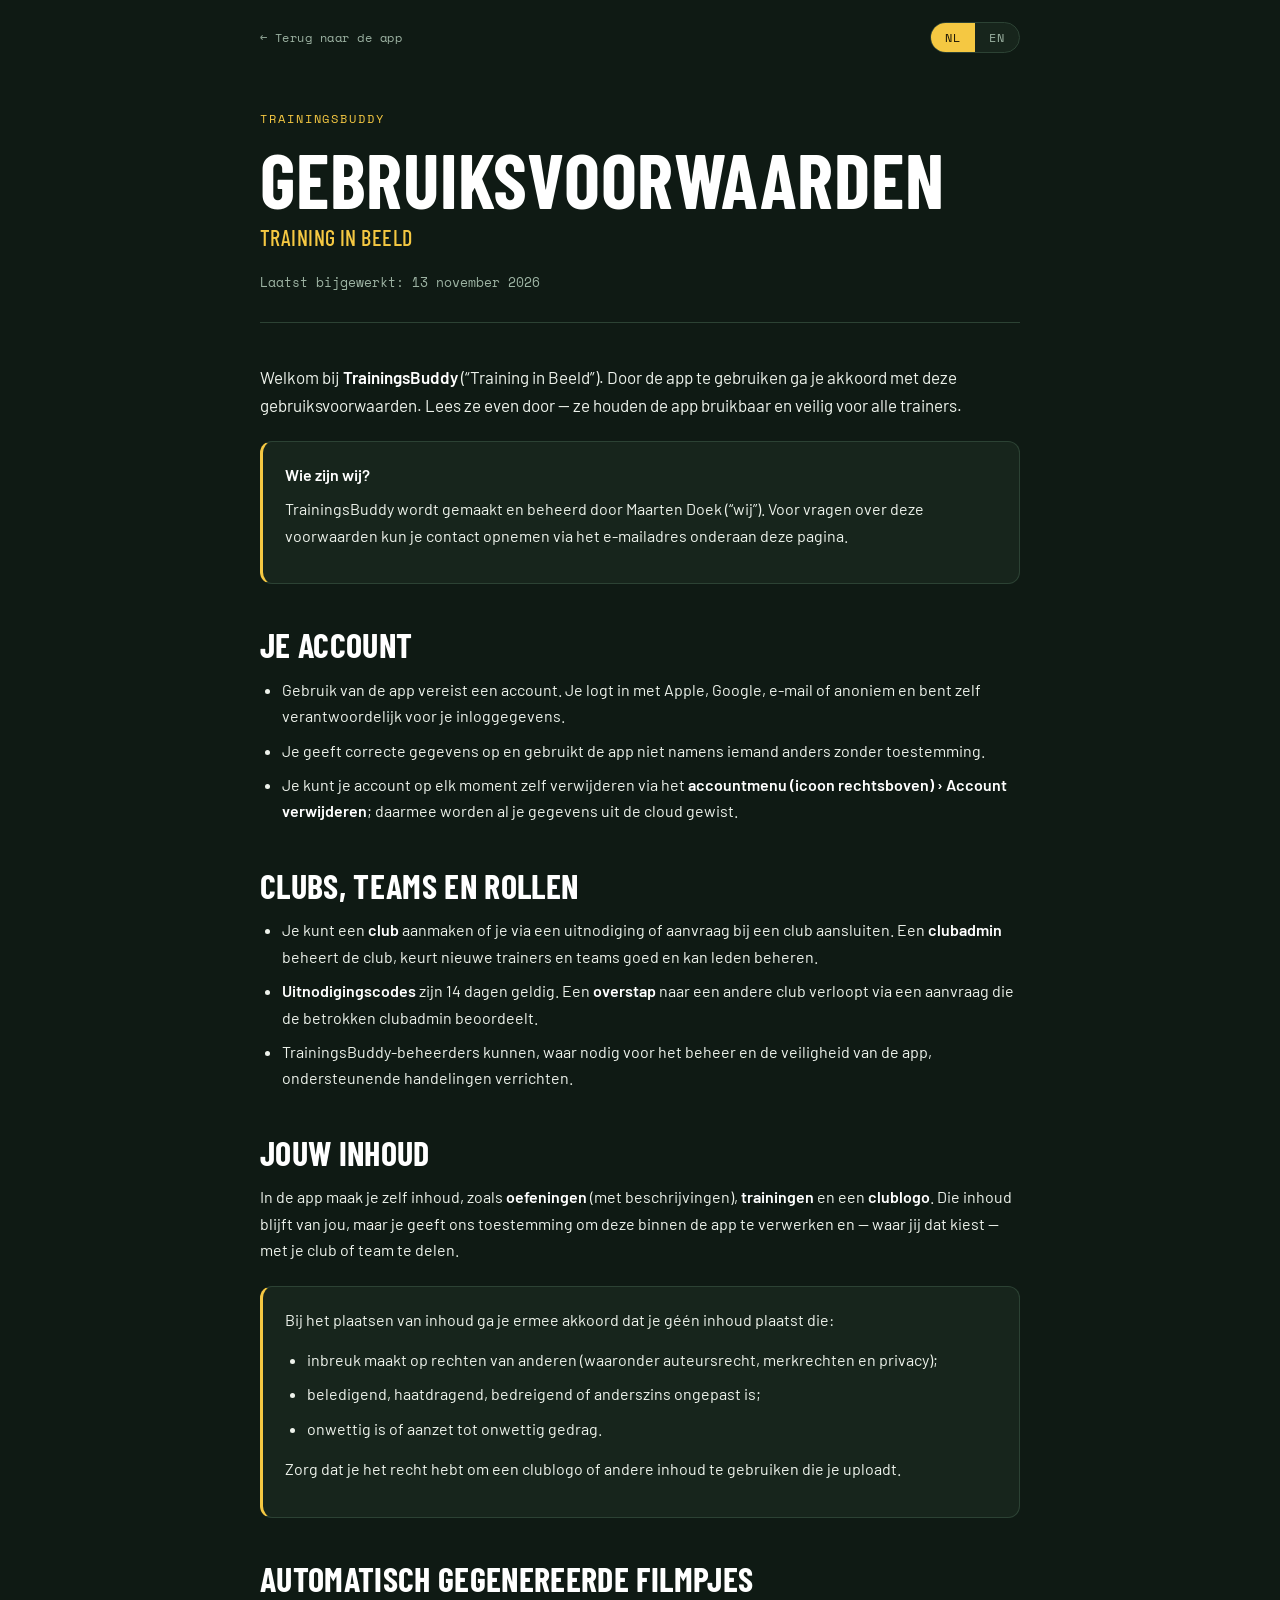
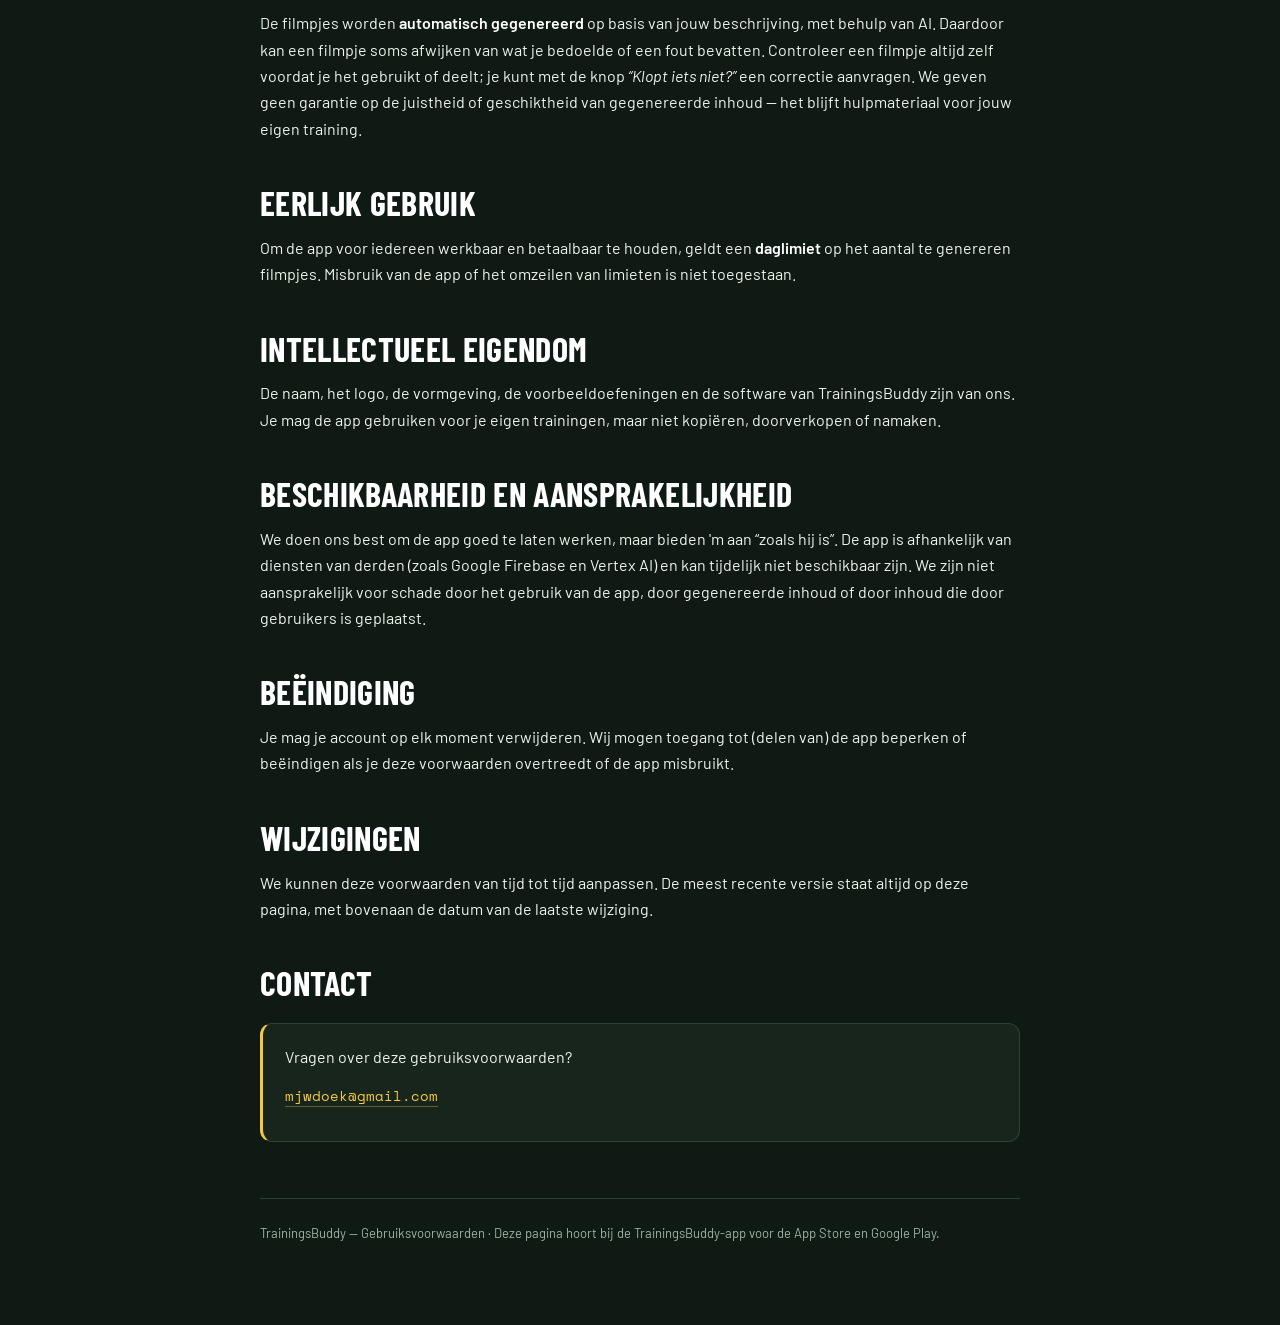
<file: trainingsbuddy/voorwaarden/index.html>
<!DOCTYPE html>
<html lang="nl">
<head>
<meta charset="UTF-8">
<meta name="viewport" content="width=device-width, initial-scale=1.0">
<meta name="robots" content="index, follow">
<title>Gebruiksvoorwaarden — TrainingsBuddy</title>
<link rel="preconnect" href="https://fonts.googleapis.com">
<link rel="preconnect" href="https://fonts.gstatic.com" crossorigin>
<link href="https://fonts.googleapis.com/css2?family=Barlow:wght@400;500;600&family=Barlow+Condensed:wght@500;600;700&family=Space+Mono&display=swap" rel="stylesheet">
<link rel="icon" href="/favicon.svg" type="image/svg+xml">
<link rel="icon" href="/favicon.png" sizes="32x32" type="image/png">
<link rel="apple-touch-icon" href="/apple-touch-icon.png">
<style>
  :root {
    --bg: #0F1A14;
    --bg-deep: #0B140F;
    --card: #17251C;
    --raised: #1F3126;
    --border: #2C4234;
    --gold: #F5C842;
    --green: #2E7D32;
    --green-light: #388E3C;
    --text-strong: #FFFFFF;
    --text-body: #EEF3EC;
    --text-dim: #9DB3A3;
    --font-display: 'Barlow Condensed', system-ui, sans-serif;
    --font-body: 'Barlow', system-ui, sans-serif;
    --font-mono: 'Space Mono', monospace;
  }

  * { box-sizing: border-box; margin: 0; padding: 0; }
  html { -webkit-text-size-adjust: 100%; }

  body {
    background: var(--bg);
    color: var(--text-body);
    font-family: var(--font-body);
    font-size: 16px;
    line-height: 1.65;
    padding: 0 20px;
    overflow-x: hidden;
  }

  .wrap { max-width: 760px; margin: 0 auto; padding: 56px 0 80px; }

  header {
    border-bottom: 1px solid var(--border);
    padding-bottom: 28px;
    margin-bottom: 40px;
  }

  .eyebrow {
    font-family: var(--font-mono);
    font-size: 12px;
    letter-spacing: 0.16em;
    text-transform: uppercase;
    color: var(--gold);
    margin-bottom: 14px;
  }

  h1 {
    font-family: var(--font-display);
    font-weight: 700;
    font-size: clamp(42px, 10vw, 76px);
    line-height: 0.95;
    letter-spacing: 0.01em;
    color: var(--text-strong);
    text-transform: uppercase;
  }

  .subtitle {
    font-family: var(--font-display);
    font-weight: 500;
    font-size: 22px;
    letter-spacing: 0.02em;
    color: var(--gold);
    margin-top: 4px;
    text-transform: uppercase;
  }

  .meta {
    font-family: var(--font-mono);
    font-size: 12.5px;
    color: var(--text-dim);
    margin-top: 18px;
  }

  h2 {
    font-family: var(--font-display);
    font-weight: 700;
    font-size: clamp(24px, 5vw, 34px);
    line-height: 1.02;
    letter-spacing: 0.01em;
    color: var(--text-strong);
    text-transform: uppercase;
    margin: 44px 0 14px;
  }

  h3 {
    font-family: var(--font-body);
    font-weight: 600;
    font-size: 16px;
    color: var(--text-strong);
    margin: 22px 0 8px;
  }

  p { margin: 0 0 14px; }

  a {
    color: var(--gold);
    text-decoration: none;
    border-bottom: 1px solid rgba(245, 200, 66, 0.35);
  }
  a:hover { border-bottom-color: var(--gold); }

  ul { margin: 0 0 14px; padding-left: 22px; }
  li { margin-bottom: 8px; }

  strong { color: var(--text-strong); font-weight: 600; }

  .card {
    background: var(--card);
    border: 1px solid var(--border);
    border-left: 3px solid var(--gold);
    border-radius: 12px;
    padding: 20px 22px;
    margin: 22px 0;
  }
  .card h2:first-child, .card h3:first-child { margin-top: 0; }

  .lead { font-size: 17px; color: var(--text-body); }

  .contact-mail { font-family: var(--font-mono); font-size: 14px; color: var(--gold); }

  footer {
    border-top: 1px solid var(--border);
    margin-top: 56px;
    padding-top: 24px;
    font-size: 13px;
    color: var(--text-dim);
  }

  .topbar {
    max-width: 760px;
    margin: 0 auto;
    padding: 22px 0 0;
    display: flex;
    align-items: center;
    justify-content: space-between;
    gap: 12px;
  }
  .backlink {
    font-family: var(--font-mono);
    font-size: 12px;
    letter-spacing: 0.04em;
    color: var(--text-dim);
    border-bottom: none;
  }
  .backlink:hover { color: var(--gold); }
  .langbar {
    display: inline-flex;
    border: 1px solid var(--border);
    border-radius: 100px;
    overflow: hidden;
    background: var(--card);
  }
  .langbar button {
    font-family: var(--font-mono);
    font-size: 12px;
    letter-spacing: 0.08em;
    color: var(--text-dim);
    background: transparent;
    border: 0;
    padding: 6px 14px;
    cursor: pointer;
  }
  .langbar button[aria-pressed="true"] { color: #1A1405; background: var(--gold); }

  [data-lang] { display: none; }
  html[lang="nl"] [data-lang="nl"],
  html[lang="en"] [data-lang="en"] { display: revert; }
</style>
</head>
<body>
<div class="topbar">
  <a class="backlink" href="/trainingsbuddy/">&larr; <span data-lang="nl">Terug naar de app</span><span data-lang="en">Back to the app</span></a>
  <div class="langbar" role="group" aria-label="Taal / Language">
    <button type="button" data-set-lang="nl" aria-pressed="true">NL</button>
    <button type="button" data-set-lang="en" aria-pressed="false">EN</button>
  </div>
</div>
<main class="wrap">
  <header>
    <div class="eyebrow">TrainingsBuddy</div>
    <h1><span data-lang="nl">Gebruiksvoorwaarden</span><span data-lang="en">Terms of Use</span></h1>
    <div class="subtitle">Training in Beeld</div>
    <div class="meta"><span data-lang="nl">Laatst bijgewerkt: 13 november 2026</span><span data-lang="en">Last updated: 13 November 2026</span></div>
  </header>

  <!-- ================= NL ================= -->
  <div data-lang="nl">
  <p class="lead">
    Welkom bij <strong>TrainingsBuddy</strong> (&ldquo;Training in Beeld&rdquo;). Door de app te
    gebruiken ga je akkoord met deze gebruiksvoorwaarden. Lees ze even door — ze houden de app
    bruikbaar en veilig voor alle trainers.
  </p>

  <div class="card">
    <h3>Wie zijn wij?</h3>
    <p>
      TrainingsBuddy wordt gemaakt en beheerd door Maarten Doek (&ldquo;wij&rdquo;). Voor vragen
      over deze voorwaarden kun je contact opnemen via het e-mailadres onderaan deze pagina.
    </p>
  </div>

  <h2>Je account</h2>
  <ul>
    <li>Gebruik van de app vereist een account. Je logt in met Apple, Google, e-mail of anoniem en bent zelf verantwoordelijk voor je inloggegevens.</li>
    <li>Je geeft correcte gegevens op en gebruikt de app niet namens iemand anders zonder toestemming.</li>
    <li>Je kunt je account op elk moment zelf verwijderen via het <strong>accountmenu (icoon rechtsboven) &rsaquo; Account verwijderen</strong>; daarmee worden al je gegevens uit de cloud gewist.</li>
  </ul>

  <h2>Clubs, teams en rollen</h2>
  <ul>
    <li>Je kunt een <strong>club</strong> aanmaken of je via een uitnodiging of aanvraag bij een club aansluiten. Een <strong>clubadmin</strong> beheert de club, keurt nieuwe trainers en teams goed en kan leden beheren.</li>
    <li><strong>Uitnodigingscodes</strong> zijn 14 dagen geldig. Een <strong>overstap</strong> naar een andere club verloopt via een aanvraag die de betrokken clubadmin beoordeelt.</li>
    <li>TrainingsBuddy-beheerders kunnen, waar nodig voor het beheer en de veiligheid van de app, ondersteunende handelingen verrichten.</li>
  </ul>

  <h2>Jouw inhoud</h2>
  <p>
    In de app maak je zelf inhoud, zoals <strong>oefeningen</strong> (met beschrijvingen),
    <strong>trainingen</strong> en een <strong>clublogo</strong>. Die inhoud blijft van jou, maar je
    geeft ons toestemming om deze binnen de app te verwerken en — waar jij dat kiest — met je club
    of team te delen.
  </p>

  <div class="card">
    <p>Bij het plaatsen van inhoud ga je ermee akkoord dat je géén inhoud plaatst die:</p>
    <ul>
      <li>inbreuk maakt op rechten van anderen (waaronder auteursrecht, merkrechten en privacy);</li>
      <li>beledigend, haatdragend, bedreigend of anderszins ongepast is;</li>
      <li>onwettig is of aanzet tot onwettig gedrag.</li>
    </ul>
    <p>Zorg dat je het recht hebt om een clublogo of andere inhoud te gebruiken die je uploadt.</p>
  </div>

  <h2>Automatisch gegenereerde filmpjes</h2>
  <p>
    De filmpjes worden <strong>automatisch gegenereerd</strong> op basis van jouw beschrijving, met
    behulp van AI. Daardoor kan een filmpje soms afwijken van wat je bedoelde of een fout bevatten.
    Controleer een filmpje altijd zelf voordat je het gebruikt of deelt; je kunt met de knop
    <em>&ldquo;Klopt iets niet?&rdquo;</em> een correctie aanvragen. We geven geen garantie op de
    juistheid of geschiktheid van gegenereerde inhoud — het blijft hulpmateriaal voor jouw eigen
    training.
  </p>

  <h2>Eerlijk gebruik</h2>
  <p>
    Om de app voor iedereen werkbaar en betaalbaar te houden, geldt een <strong>daglimiet</strong>
    op het aantal te genereren filmpjes. Misbruik van de app of het omzeilen van limieten is niet
    toegestaan.
  </p>

  <h2>Intellectueel eigendom</h2>
  <p>
    De naam, het logo, de vormgeving, de voorbeeldoefeningen en de software van TrainingsBuddy zijn
    van ons. Je mag de app gebruiken voor je eigen trainingen, maar niet kopiëren, doorverkopen of
    namaken.
  </p>

  <h2>Beschikbaarheid en aansprakelijkheid</h2>
  <p>
    We doen ons best om de app goed te laten werken, maar bieden 'm aan &ldquo;zoals hij is&rdquo;.
    De app is afhankelijk van diensten van derden (zoals Google Firebase en Vertex AI) en kan
    tijdelijk niet beschikbaar zijn. We zijn niet aansprakelijk voor schade door het gebruik van de
    app, door gegenereerde inhoud of door inhoud die door gebruikers is geplaatst.
  </p>

  <h2>Beëindiging</h2>
  <p>
    Je mag je account op elk moment verwijderen. Wij mogen toegang tot (delen van) de app beperken
    of beëindigen als je deze voorwaarden overtreedt of de app misbruikt.
  </p>

  <h2>Wijzigingen</h2>
  <p>
    We kunnen deze voorwaarden van tijd tot tijd aanpassen. De meest recente versie staat altijd op
    deze pagina, met bovenaan de datum van de laatste wijziging.
  </p>

  <h2>Contact</h2>
  <div class="card">
    <p>Vragen over deze gebruiksvoorwaarden?</p>
    <p class="contact-mail"><a href="mailto:mjwdoek@gmail.com">mjwdoek@gmail.com</a></p>
  </div>
  </div>

  <!-- ================= EN ================= -->
  <div data-lang="en">
  <p class="lead">
    Welcome to <strong>TrainingsBuddy</strong> (&ldquo;Training in Beeld&rdquo;). By using the app
    you agree to these terms of use. Please read them — they keep the app usable and safe for all
    coaches.
  </p>

  <div class="card">
    <h3>Who are we?</h3>
    <p>
      TrainingsBuddy is built and managed by Maarten Doek (&ldquo;we&rdquo;). For questions about
      these terms, you can contact us via the e-mail address at the bottom of this page.
    </p>
  </div>

  <h2>Your account</h2>
  <ul>
    <li>Using the app requires an account. You sign in with Apple, Google, e-mail or anonymously and are responsible for your own login details.</li>
    <li>You provide correct details and do not use the app on someone else's behalf without permission.</li>
    <li>You can delete your account at any time via the <strong>account menu (icon top-right) &rsaquo; Delete account</strong>; this erases all your data from the cloud.</li>
  </ul>

  <h2>Clubs, teams and roles</h2>
  <ul>
    <li>You can create a <strong>club</strong> or join one via an invitation or request. A <strong>club admin</strong> manages the club, approves new coaches and teams, and can manage members.</li>
    <li><strong>Invitation codes</strong> are valid for 14 days. A <strong>transfer</strong> to another club goes through a request that the relevant club admin reviews.</li>
    <li>TrainingsBuddy administrators may carry out supporting actions where needed for the management and safety of the app.</li>
  </ul>

  <h2>Your content</h2>
  <p>
    In the app you create content yourself, such as <strong>drills</strong> (with descriptions),
    <strong>sessions</strong> and a <strong>club logo</strong>. That content remains yours, but you
    give us permission to process it within the app and — where you choose — to share it with your
    club or team.
  </p>

  <div class="card">
    <p>By posting content, you agree not to post content that:</p>
    <ul>
      <li>infringes the rights of others (including copyright, trademark and privacy);</li>
      <li>is offensive, hateful, threatening or otherwise inappropriate;</li>
      <li>is unlawful or incites unlawful behaviour.</li>
    </ul>
    <p>Make sure you have the right to use a club logo or any other content you upload.</p>
  </div>

  <h2>Automatically generated clips</h2>
  <p>
    The clips are <strong>generated automatically</strong> from your description, using AI. As a
    result, a clip may sometimes differ from what you intended or contain an error. Always check a
    clip yourself before using or sharing it; you can request a correction with the
    <em>&ldquo;Something not right?&rdquo;</em> button. We give no warranty as to the accuracy or
    suitability of generated content — it remains supporting material for your own training.
  </p>

  <h2>Fair use</h2>
  <p>
    To keep the app workable and affordable for everyone, a <strong>daily limit</strong> applies to
    the number of clips you can generate. Misusing the app or circumventing limits is not allowed.
  </p>

  <h2>Intellectual property</h2>
  <p>
    The name, logo, design, example drills and software of TrainingsBuddy belong to us. You may use
    the app for your own training, but not copy, resell or imitate it.
  </p>

  <h2>Availability and liability</h2>
  <p>
    We do our best to keep the app working well, but we offer it &ldquo;as is&rdquo;. The app
    depends on third-party services (such as Google Firebase and Vertex AI) and may be temporarily
    unavailable. We are not liable for damage caused by using the app, by generated content or by
    content posted by users.
  </p>

  <h2>Termination</h2>
  <p>
    You may delete your account at any time. We may limit or end access to (parts of) the app if
    you breach these terms or misuse the app.
  </p>

  <h2>Changes</h2>
  <p>
    We may update these terms from time to time. The most recent version is always on this page,
    with the date of the last change at the top.
  </p>

  <h2>Contact</h2>
  <div class="card">
    <p>Questions about these terms of use?</p>
    <p class="contact-mail"><a href="mailto:mjwdoek@gmail.com">mjwdoek@gmail.com</a></p>
  </div>
  </div>

  <footer>
    <span data-lang="nl">TrainingsBuddy — Gebruiksvoorwaarden · Deze pagina hoort bij de TrainingsBuddy-app voor de App Store en Google Play.</span>
    <span data-lang="en">TrainingsBuddy — Terms of Use · This page belongs to the TrainingsBuddy app for the App Store and Google Play.</span>
  </footer>
</main>

<script>
  (function () {
    var KEY = 'md-lang';
    var buttons = document.querySelectorAll('[data-set-lang]');
    function apply(lang) {
      if (lang !== 'en') lang = 'nl';
      document.documentElement.lang = lang;
      buttons.forEach(function (b) {
        b.setAttribute('aria-pressed', b.getAttribute('data-set-lang') === lang ? 'true' : 'false');
      });
      try { localStorage.setItem(KEY, lang); } catch (e) {}
    }
    var saved = 'nl';
    try { saved = localStorage.getItem(KEY) || 'nl'; } catch (e) {}
    apply(saved);
    buttons.forEach(function (b) {
      b.addEventListener('click', function () { apply(b.getAttribute('data-set-lang')); });
    });
  })();
</script>
</body>
</html>
</file>
<file: assets/site.css>
/* ============================================================
   maartendoek.nl — gedeeld ontwerp voor hub + app-landingen
   ============================================================ */

:root {
  --bg: #0A0D0A;
  --bg-deep: #070907;
  --card: #12160F;
  --raised: #1A2016;
  --border: #242C1F;
  --border-soft: #1C231A;

  --text-strong: #FBF6E9;
  --text-body: #E7E3D6;
  --text-dim: #8E9686;

  /* Standaard accent (overschreven per app) */
  --accent: #C5D24A;
  --accent-ink: #0A0D0A;
  --accent-soft: rgba(197, 210, 74, 0.12);
  --accent-line: rgba(197, 210, 74, 0.30);

  --font-display: 'Anton', sans-serif;
  --font-body: 'Hanken Grotesk', system-ui, sans-serif;
  --font-mono: 'Space Mono', monospace;
  --font-script: 'Caveat', cursive;

  --maxw: 1040px;
}

/* Per-app accenten */
.app-podcast      { --accent:#C5D24A; --accent-ink:#0A0D0A; --accent-soft:rgba(197,210,74,.12); --accent-line:rgba(197,210,74,.30); }
.app-gardenalerts { --accent:#5FBF63; --accent-ink:#06140A; --accent-soft:rgba(95,191,99,.13);  --accent-line:rgba(95,191,99,.32); }
.app-ffsoundboard { --accent:#F0A500; --accent-ink:#1A1205; --accent-soft:rgba(240,165,0,.13);  --accent-line:rgba(240,165,0,.32); }
.app-trainingsbuddy { --accent:#F5C842; --accent-ink:#1A1405; --accent-soft:rgba(245,200,66,.13); --accent-line:rgba(245,200,66,.32); }

* { box-sizing: border-box; margin: 0; padding: 0; }
html { -webkit-text-size-adjust: 100%; scroll-behavior: smooth; }

body {
  background:
    radial-gradient(1200px 620px at 78% -10%, var(--accent-soft), transparent 60%),
    var(--bg);
  color: var(--text-body);
  font-family: var(--font-body);
  font-size: 16px;
  line-height: 1.6;
  min-height: 100vh;
  overflow-x: hidden;
}

a { color: var(--accent); text-decoration: none; }

.container { max-width: var(--maxw); margin: 0 auto; padding: 0 22px; }

/* ---------- Topbar ---------- */
.site-top {
  position: sticky;
  top: 0;
  z-index: 20;
  backdrop-filter: blur(10px);
  background: rgba(10, 13, 10, 0.72);
  border-bottom: 1px solid var(--border-soft);
}
.site-top .inner {
  max-width: var(--maxw);
  margin: 0 auto;
  padding: 14px 22px;
  display: flex;
  align-items: center;
  justify-content: space-between;
  gap: 14px;
}
.wordmark {
  font-family: var(--font-mono);
  font-size: 15px;
  letter-spacing: 0.02em;
  color: var(--text-strong);
  display: inline-flex;
  align-items: center;
  gap: 9px;
}
.wordmark .dot { width: 9px; height: 9px; border-radius: 50%; background: var(--accent); box-shadow: 0 0 16px var(--accent); }
.wordmark b { color: var(--accent); font-weight: inherit; }

.langbar {
  display: inline-flex;
  border: 1px solid var(--border);
  border-radius: 100px;
  overflow: hidden;
  background: var(--card);
}
.langbar button {
  font-family: var(--font-mono);
  font-size: 12px;
  letter-spacing: 0.08em;
  color: var(--text-dim);
  background: transparent;
  border: 0;
  padding: 6px 14px;
  cursor: pointer;
}
.langbar button[aria-pressed="true"] { color: var(--accent-ink); background: var(--accent); }

/* Taalwissel */
[data-lang] { display: none; }
html[lang="nl"] [data-lang="nl"],
html[lang="en"] [data-lang="en"] { display: revert; }

/* ---------- Hero (hub) ---------- */
.hero { padding-top: 84px; padding-bottom: 40px; }
.hero .eyebrow {
  font-family: var(--font-mono);
  font-size: 12.5px;
  letter-spacing: 0.2em;
  text-transform: uppercase;
  color: var(--accent);
  margin-bottom: 20px;
}
.hero h1 {
  font-family: var(--font-display);
  font-weight: 400;
  font-size: clamp(46px, 11vw, 108px);
  line-height: 0.9;
  letter-spacing: -0.01em;
  text-transform: uppercase;
  color: var(--text-strong);
}
.hero h1 .script {
  font-family: var(--font-script);
  text-transform: none;
  font-size: clamp(24px, 5vw, 40px);
  color: var(--accent);
  letter-spacing: 0;
  margin-top: 8px;
}
html[lang="nl"] .hero h1 .script[data-lang="nl"],
html[lang="en"] .hero h1 .script[data-lang="en"] { display: block; }
.hero .lead {
  max-width: 560px;
  margin-top: 24px;
  font-size: 18px;
  color: var(--text-body);
}

/* ---------- App-grid ---------- */
.apps { padding-top: 26px; padding-bottom: 40px; }
.apps h2, .section-title {
  font-family: var(--font-mono);
  font-size: 12.5px;
  letter-spacing: 0.2em;
  text-transform: uppercase;
  color: var(--text-dim);
  margin-bottom: 20px;
}
.grid {
  display: grid;
  grid-template-columns: repeat(2, 1fr);
  gap: 18px;
}
.appcard {
  position: relative;
  display: flex;
  flex-direction: column;
  background: var(--card);
  border: 1px solid var(--border);
  border-radius: 18px;
  padding: 26px 24px 22px;
  overflow: hidden;
  transition: transform .18s ease, border-color .18s ease, background .18s ease;
}
.appcard::before {
  content: '';
  position: absolute;
  inset: 0 0 auto 0;
  height: 3px;
  background: var(--accent);
  opacity: .8;
}
.appcard:hover { transform: translateY(-4px); border-color: var(--accent-line); }
.appcard .icon {
  width: 54px; height: 54px;
  border-radius: 14px;
  display: grid; place-items: center;
  background: var(--accent-soft);
  border: 1px solid var(--accent-line);
  margin-bottom: 18px;
}
.appcard .icon svg { width: 28px; height: 28px; display: block; }
.appcard h3 {
  font-family: var(--font-display);
  font-weight: 400;
  text-transform: uppercase;
  letter-spacing: -0.01em;
  font-size: 27px;
  line-height: 1;
  color: var(--text-strong);
}
.appcard .platform {
  font-family: var(--font-mono);
  font-size: 11px;
  letter-spacing: 0.06em;
  color: var(--accent);
  margin-top: 8px;
}
.appcard p {
  color: var(--text-dim);
  font-size: 14.5px;
  margin-top: 12px;
  flex: 1;
}
.appcard .go {
  margin-top: 18px;
  font-family: var(--font-mono);
  font-size: 12.5px;
  letter-spacing: 0.04em;
  color: var(--accent);
  display: inline-flex;
  align-items: center;
  gap: 7px;
}
.appcard:hover .go .arrow { transform: translateX(4px); }
.appcard .go .arrow { transition: transform .18s ease; }
.stretch { position: absolute; inset: 0; }

/* ---------- Buttons ---------- */
.btn {
  display: inline-flex;
  align-items: center;
  gap: 9px;
  font-family: var(--font-body);
  font-weight: 600;
  font-size: 15px;
  padding: 12px 20px;
  border-radius: 100px;
  border: 1px solid var(--accent);
  color: var(--accent-ink);
  background: var(--accent);
  cursor: pointer;
  transition: filter .15s ease, transform .15s ease;
}
.btn:hover { filter: brightness(1.06); transform: translateY(-1px); }
.btn.ghost { background: transparent; color: var(--accent); }
.btn.ghost:hover { background: var(--accent-soft); }
.btn-row { display: flex; flex-wrap: wrap; gap: 12px; }

/* ---------- App-landing ---------- */
.app-hero { padding-top: 70px; padding-bottom: 30px; }
.app-hero .back {
  font-family: var(--font-mono);
  font-size: 12px;
  color: var(--text-dim);
  display: inline-block;
  margin-bottom: 30px;
}
.app-hero .back:hover { color: var(--accent); }
.app-hero .layout {
  display: grid;
  grid-template-columns: 88px 1fr;
  gap: 24px;
  align-items: center;
}
.app-hero .bigicon {
  width: 88px; height: 88px;
  border-radius: 22px;
  display: grid; place-items: center;
  background: var(--accent-soft);
  border: 1px solid var(--accent-line);
}
.app-hero .bigicon svg { width: 46px; height: 46px; }
.app-hero h1 {
  font-family: var(--font-display);
  font-weight: 400;
  text-transform: uppercase;
  font-size: clamp(40px, 9vw, 72px);
  line-height: 0.92;
  color: var(--text-strong);
}
.app-hero .platform {
  font-family: var(--font-mono);
  font-size: 12px;
  letter-spacing: 0.08em;
  color: var(--accent);
  margin-top: 10px;
}
.app-body { padding-top: 20px; padding-bottom: 40px; }
.app-body .intro { font-size: 19px; color: var(--text-body); max-width: 680px; }

.feature-grid {
  display: grid;
  grid-template-columns: repeat(2, 1fr);
  gap: 14px;
  margin: 34px 0;
}
.feature {
  background: var(--card);
  border: 1px solid var(--border);
  border-radius: 14px;
  padding: 18px 20px;
}
.feature h4 {
  font-size: 15px;
  color: var(--text-strong);
  margin-bottom: 5px;
  display: flex; align-items: center; gap: 9px;
}
.feature h4 .tick { color: var(--accent); }
.feature p { color: var(--text-dim); font-size: 14px; }

.legal-row {
  display: flex;
  flex-wrap: wrap;
  gap: 12px;
  margin-top: 30px;
  padding-top: 26px;
  border-top: 1px solid var(--border);
}
.legal-row a {
  font-family: var(--font-mono);
  font-size: 13px;
  color: var(--text-body);
  border: 1px solid var(--border);
  border-radius: 100px;
  padding: 9px 16px;
  transition: border-color .15s ease, color .15s ease;
}
.legal-row a:hover { border-color: var(--accent-line); color: var(--accent); }

.storebadge {
  display: inline-flex;
  align-items: center;
  gap: 8px;
  font-family: var(--font-mono);
  font-size: 12px;
  letter-spacing: 0.04em;
  color: var(--text-dim);
  border: 1px dashed var(--border);
  border-radius: 100px;
  padding: 9px 16px;
}
.storebadge svg { width: 15px; height: 15px; opacity: .8; }
a.storebadge { color: var(--accent-ink); background: var(--accent); border: 1px solid var(--accent); }
a.storebadge svg { opacity: 1; }
a.storebadge:hover { filter: brightness(1.06); }

/* ---------- Footer ---------- */
.site-foot {
  border-top: 1px solid var(--border-soft);
  margin-top: 50px;
}
.site-foot .inner {
  max-width: var(--maxw);
  margin: 0 auto;
  padding: 30px 22px 46px;
  display: flex;
  flex-wrap: wrap;
  justify-content: space-between;
  gap: 14px;
  font-size: 13px;
  color: var(--text-dim);
}
.site-foot a { color: var(--text-dim); }
.site-foot a:hover { color: var(--accent); }
.site-foot .mono { font-family: var(--font-mono); }

/* ---------- Responsive ---------- */
@media (max-width: 820px) {
  .grid { grid-template-columns: 1fr; }
  .feature-grid { grid-template-columns: 1fr; }
}
@media (max-width: 520px) {
  .hero { padding-top: 56px; padding-bottom: 30px; }
  .app-hero .layout { grid-template-columns: 64px 1fr; gap: 16px; }
  .app-hero .bigicon { width: 64px; height: 64px; border-radius: 16px; }
  .app-hero .bigicon svg { width: 34px; height: 34px; }
}
</file>
